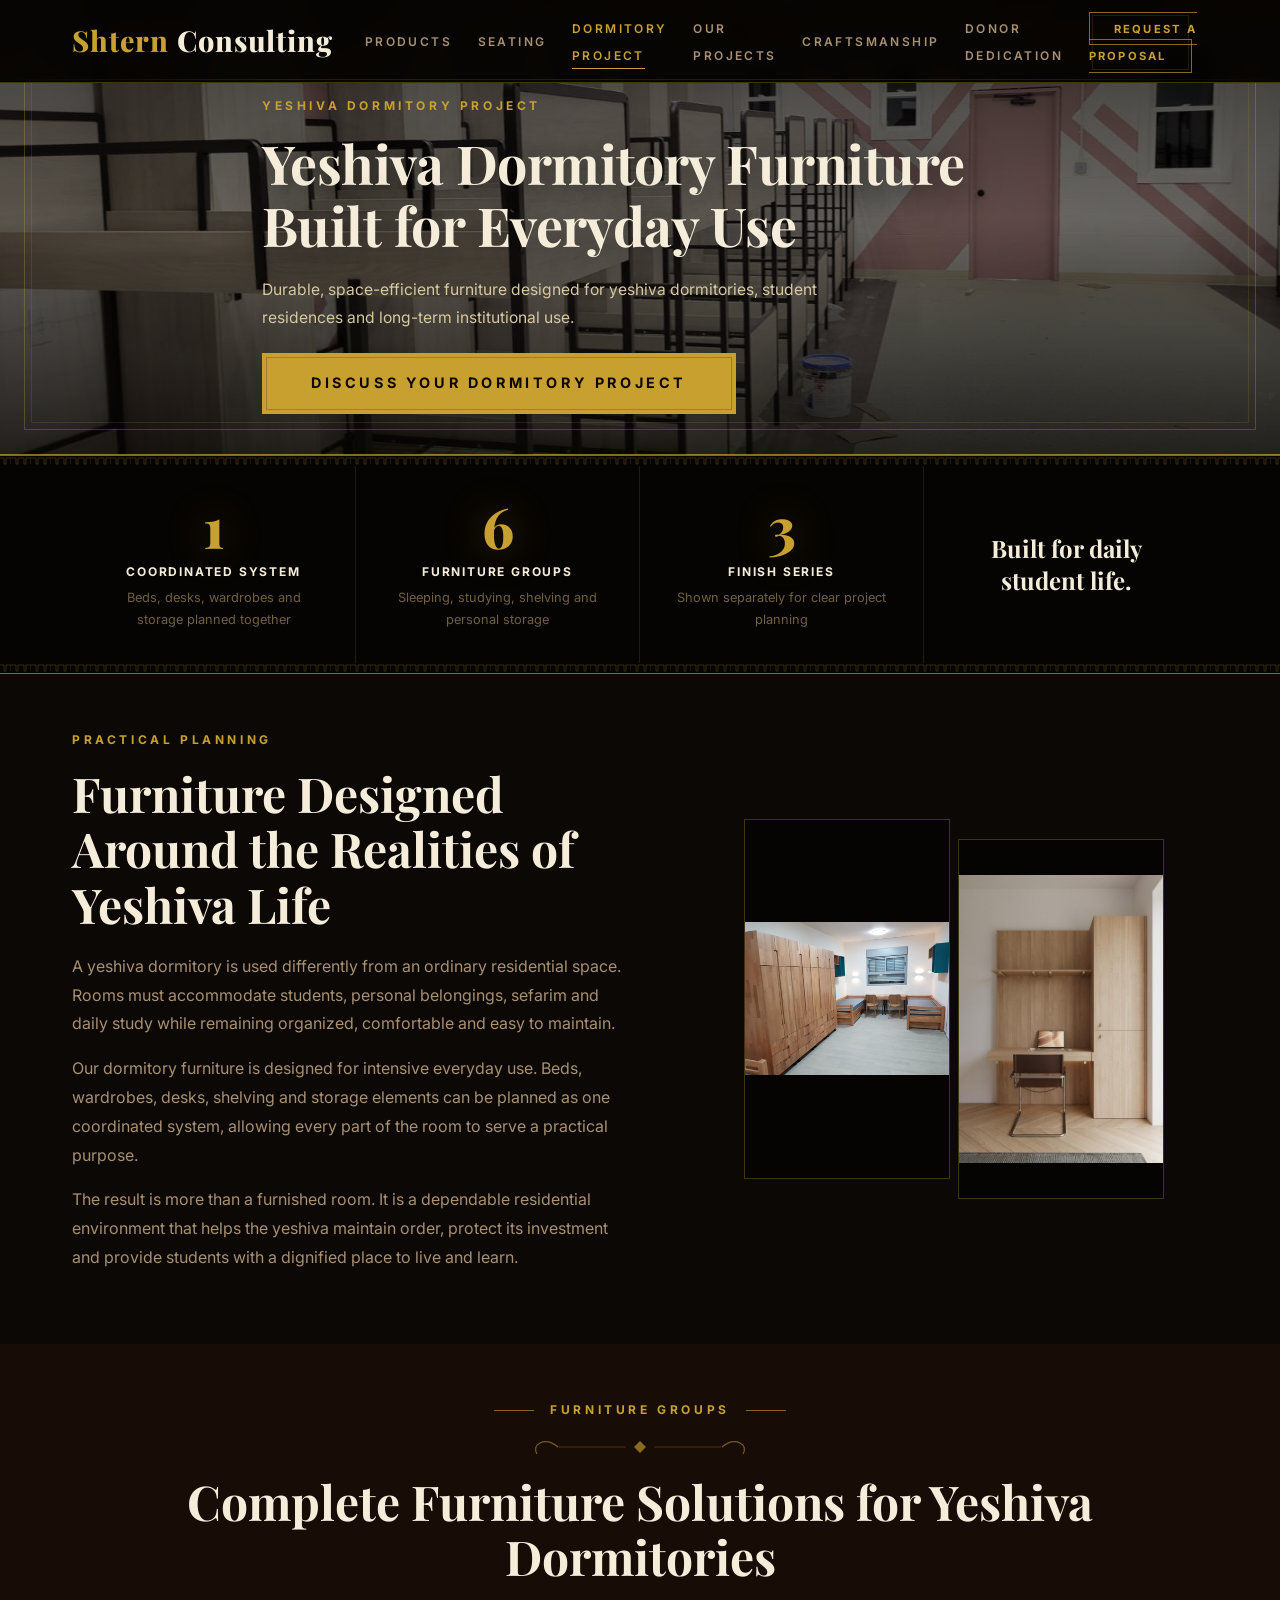
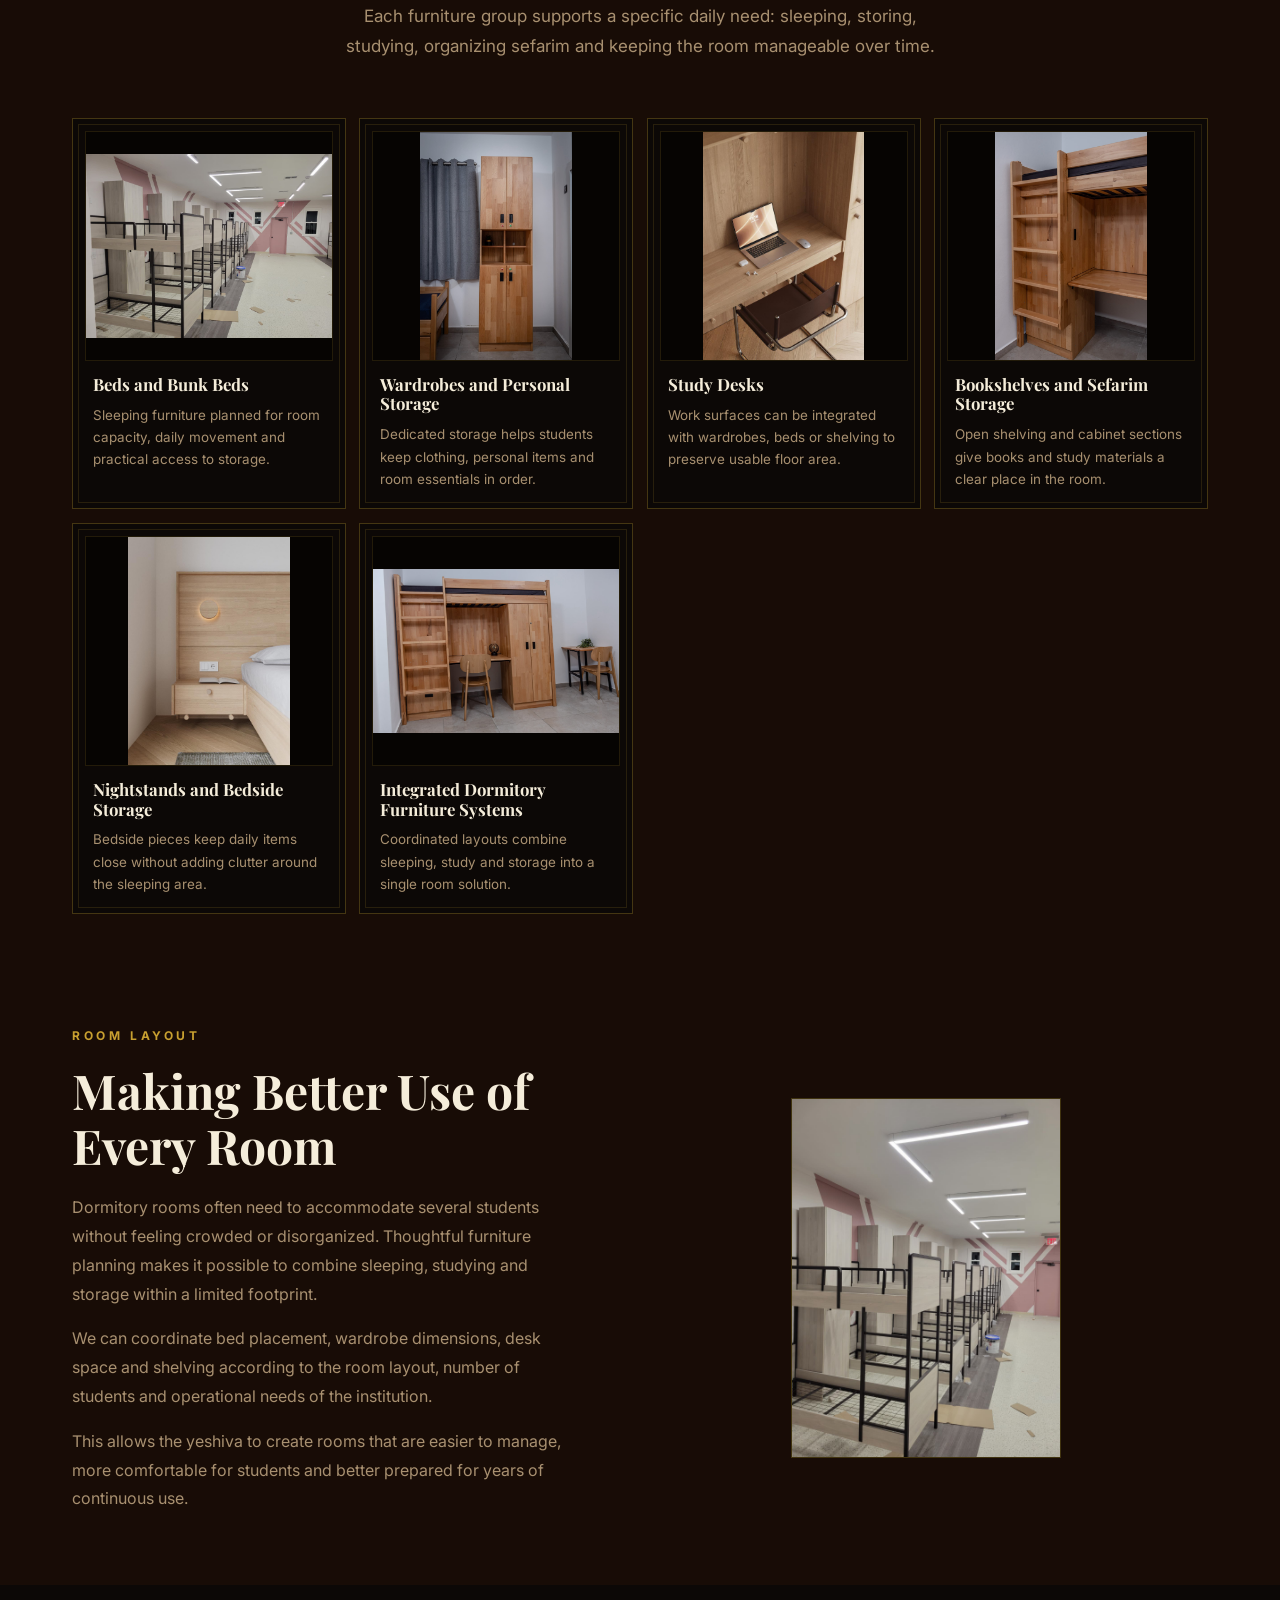
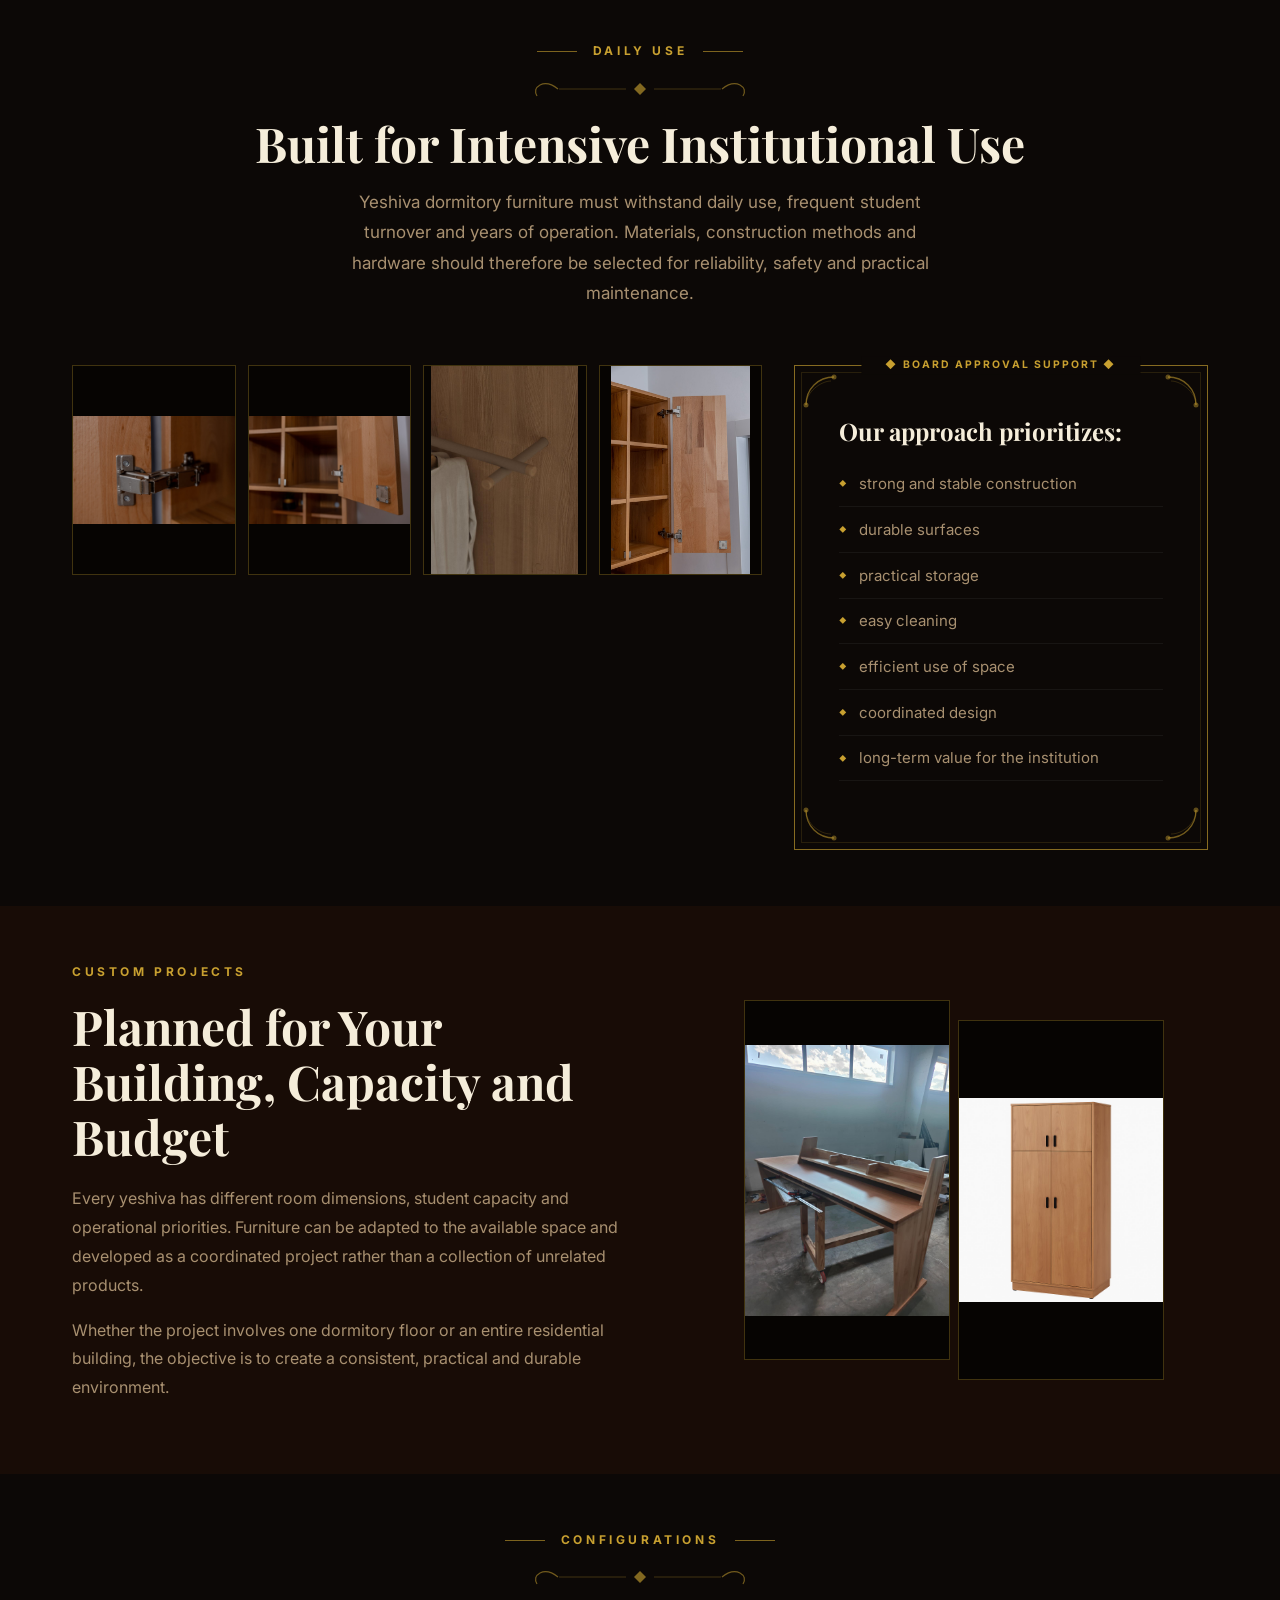
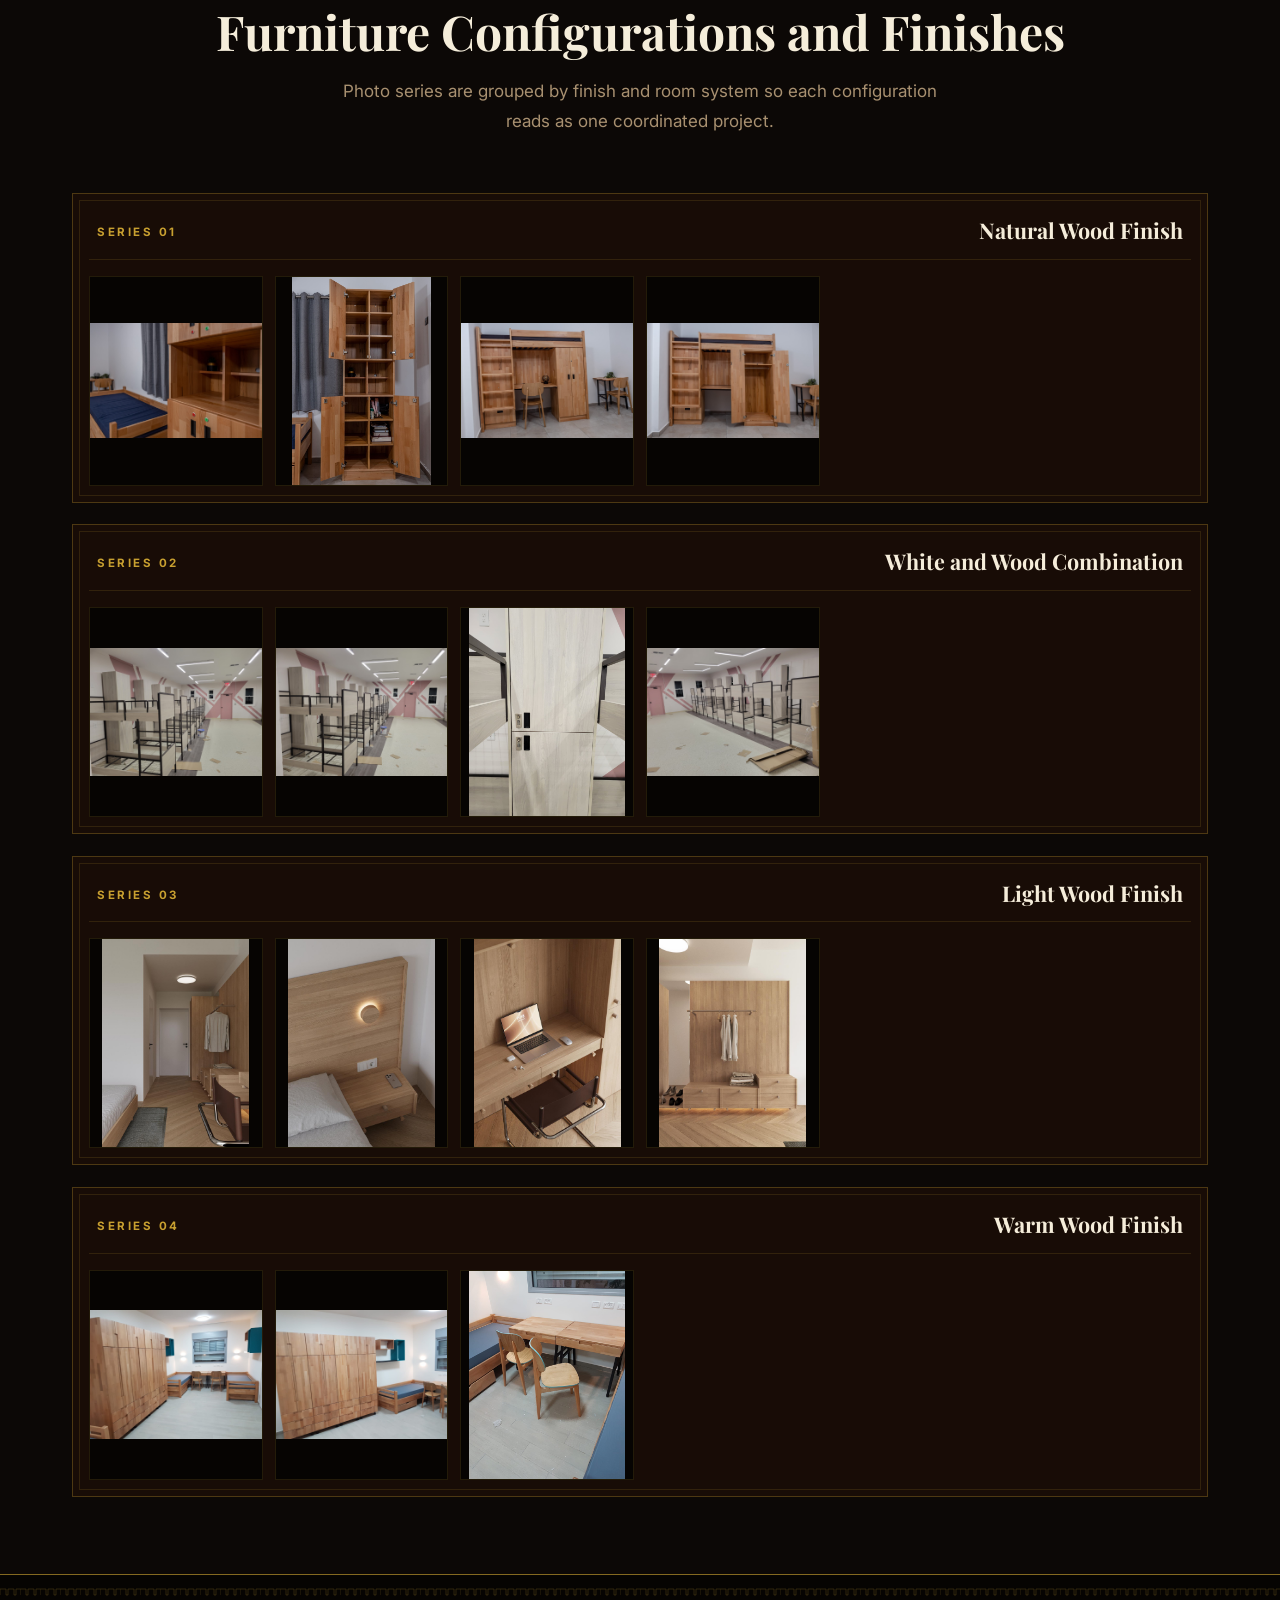
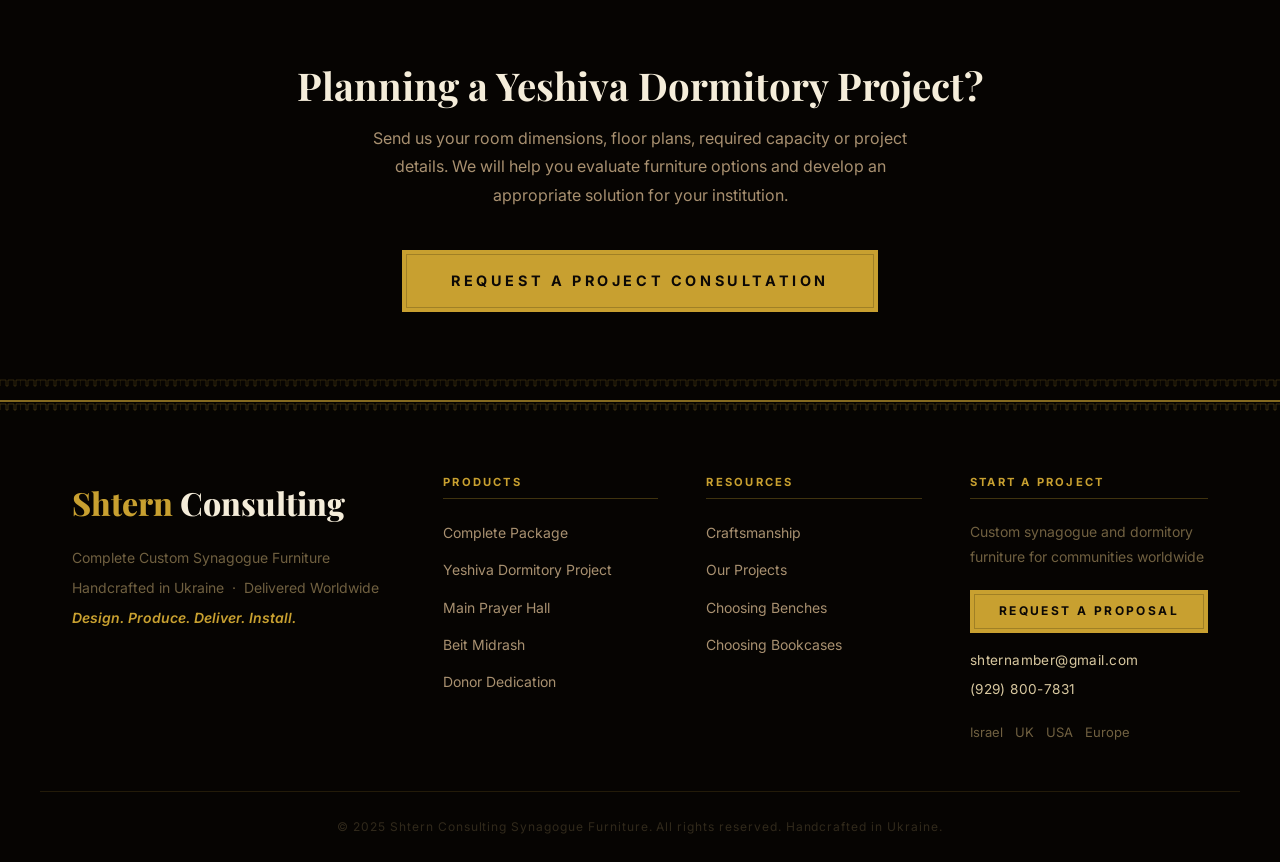
<file: yeshiva-dormitory-project/index.html>
<!DOCTYPE html>
<html lang="en">
<head>
  <meta charset="UTF-8">
  <meta name="viewport" content="width=device-width, initial-scale=1.0">
  <title>Yeshiva Dormitory Furniture | Durable Beds, Storage &amp; Study Furniture</title>
  <meta name="description" content="Durable, space-efficient furniture for yeshiva dormitories, including beds, bunk beds, wardrobes, desks, shelving and custom storage designed for intensive everyday use.">
  <link rel="preconnect" href="https://fonts.googleapis.com">
  <link rel="preconnect" href="https://fonts.gstatic.com" crossorigin>
  <link href="https://fonts.googleapis.com/css2?family=Playfair+Display:ital,wght@0,400;0,600;0,700;0,800;1,400;1,700&family=Inter:wght@300;400;500;600;700&display=swap" rel="stylesheet">
  <link rel="stylesheet" href="../assets/css/styles.css?v=dormitory-gallery-20260715">
</head>
<body class="dormitory-page">

  <nav class="nav" id="nav">
    <div class="container nav__inner">
      <a href="../index.html" class="nav__logo">
        <span class="nav__logo-ki">Shtern</span><span class="nav__logo-pro"> Consulting</span>
      </a>
      <button class="nav__toggle" id="navToggle" aria-label="Toggle menu">
        <span></span><span></span><span></span>
      </button>
      <ul class="nav__links" id="navLinks">
        <li><a href="../complete-package.html">Products</a></li>
        <li><a href="../seating.html">Seating</a></li>
        <li><a href="../yeshiva-dormitory-project/" class="nav__active">Dormitory Project</a></li>
        <li><a href="../projects.html">Our Projects</a></li>
        <li><a href="../production.html">Craftsmanship</a></li>
        <li><a href="../donor-dedication.html">Donor Dedication</a></li>
        <li><a href="../index.html#contact" class="nav__cta">Request a Proposal</a></li>
      </ul>
    </div>
  </nav>

  <section class="dorm-hero" style="background-image: linear-gradient(to bottom, rgba(6,4,2,.68) 0%, rgba(6,4,2,.44) 48%, rgba(6,4,2,.82) 100%), url('../assets/images/yeshiva-dormitory-project/two-tone-dormitory-bunk-beds-wide-room.jpg');">
    <div class="container dorm-hero__content">
      <span class="section__label">Yeshiva Dormitory Project</span>
      <h1>Yeshiva Dormitory Furniture Built for Everyday Use</h1>
      <p>Durable, space-efficient furniture designed for yeshiva dormitories, student residences and long-term institutional use.</p>
      <a href="../index.html#contact" class="btn btn--gold btn--lg">Discuss Your Dormitory Project</a>
    </div>
  </section>

  <section class="stats">
    <div class="container stats__grid">
      <div class="stats__item">
        <div class="stats__number">1</div>
        <div class="stats__label">Coordinated System</div>
        <div class="stats__desc">Beds, desks, wardrobes and storage planned together</div>
      </div>
      <div class="stats__item">
        <div class="stats__number">6</div>
        <div class="stats__label">Furniture Groups</div>
        <div class="stats__desc">Sleeping, studying, shelving and personal storage</div>
      </div>
      <div class="stats__item">
        <div class="stats__number">3</div>
        <div class="stats__label">Finish Series</div>
        <div class="stats__desc">Shown separately for clear project planning</div>
      </div>
      <div class="stats__item stats__item--tagline">
        <div class="stats__tagline">Built for daily<br>student life.</div>
      </div>
    </div>
  </section>

  <section class="section dorm-intro">
    <div class="container dorm-split">
      <div class="dorm-copy reveal">
        <span class="section__label">Practical Planning</span>
        <h2>Furniture Designed Around the Realities of Yeshiva Life</h2>
        <p>A yeshiva dormitory is used differently from an ordinary residential space. Rooms must accommodate students, personal belongings, sefarim and daily study while remaining organized, comfortable and easy to maintain.</p>
        <p>Our dormitory furniture is designed for intensive everyday use. Beds, wardrobes, desks, shelving and storage elements can be planned as one coordinated system, allowing every part of the room to serve a practical purpose.</p>
        <p>The result is more than a furnished room. It is a dependable residential environment that helps the yeshiva maintain order, protect its investment and provide students with a dignified place to live and learn.</p>
      </div>
      <div class="dorm-photo-pair reveal reveal-delay-2">
        <img src="../assets/images/yeshiva-dormitory-project/warm-wood-complete-dormitory-room.jpg" alt="Coordinated beds, desks and cabinets for a yeshiva student room" loading="lazy">
        <img src="../assets/images/yeshiva-dormitory-project/light-wood-desk-wardrobe-room-view.jpg" alt="Light wood study desk and wardrobe in a compact dormitory room" loading="lazy">
      </div>
    </div>
  </section>

  <section class="section dorm-products">
    <div class="container">
      <div class="section__header reveal">
        <span class="section__label">Furniture Groups</span>
        <h2 class="section__title">Complete Furniture Solutions for Yeshiva Dormitories</h2>
        <p class="section__desc">Each furniture group supports a specific daily need: sleeping, storing, studying, organizing sefarim and keeping the room manageable over time.</p>
      </div>
      <div class="dorm-product-grid">
        <article class="dorm-product-card reveal">
          <img src="../assets/images/yeshiva-dormitory-project/two-tone-bunk-beds-room-view.jpg" alt="Two-tone bunk beds arranged for a yeshiva dormitory room" loading="lazy">
          <h3>Beds and Bunk Beds</h3>
          <p>Sleeping furniture planned for room capacity, daily movement and practical access to storage.</p>
        </article>
        <article class="dorm-product-card reveal reveal-delay-1">
          <img src="../assets/images/yeshiva-dormitory-project/natural-wood-tall-wardrobe.jpg" alt="Tall natural wood wardrobe for student personal storage" loading="lazy">
          <h3>Wardrobes and Personal Storage</h3>
          <p>Dedicated storage helps students keep clothing, personal items and room essentials in order.</p>
        </article>
        <article class="dorm-product-card reveal reveal-delay-2">
          <img src="../assets/images/yeshiva-dormitory-project/light-wood-study-desk-and-wardrobe.jpg" alt="Compact light wood study desk beside a student wardrobe" loading="lazy">
          <h3>Study Desks</h3>
          <p>Work surfaces can be integrated with wardrobes, beds or shelving to preserve usable floor area.</p>
        </article>
        <article class="dorm-product-card reveal">
          <img src="../assets/images/yeshiva-dormitory-project/loft-bed-study-shelving-natural-wood.jpg" alt="Natural wood shelving and study desk below a loft bed" loading="lazy">
          <h3>Bookshelves and Sefarim Storage</h3>
          <p>Open shelving and cabinet sections give books and study materials a clear place in the room.</p>
        </article>
        <article class="dorm-product-card reveal reveal-delay-1">
          <img src="../assets/images/yeshiva-dormitory-project/light-wood-bedside-panel-nightstand.jpg" alt="Light wood bedside panel with integrated nightstand storage" loading="lazy">
          <h3>Nightstands and Bedside Storage</h3>
          <p>Bedside pieces keep daily items close without adding clutter around the sleeping area.</p>
        </article>
        <article class="dorm-product-card reveal reveal-delay-2">
          <img src="../assets/images/yeshiva-dormitory-project/integrated-loft-bed-desk-wardrobe-natural-wood.jpg" alt="Integrated loft bed, desk, shelving and wardrobe system in natural wood" loading="lazy">
          <h3>Integrated Dormitory Furniture Systems</h3>
          <p>Coordinated layouts combine sleeping, study and storage into a single room solution.</p>
        </article>
      </div>
    </div>
  </section>

  <section class="section dorm-planning">
    <div class="container dorm-split dorm-split--reverse">
      <div class="dorm-copy reveal">
        <span class="section__label">Room Layout</span>
        <h2>Making Better Use of Every Room</h2>
        <p>Dormitory rooms often need to accommodate several students without feeling crowded or disorganized. Thoughtful furniture planning makes it possible to combine sleeping, studying and storage within a limited footprint.</p>
        <p>We can coordinate bed placement, wardrobe dimensions, desk space and shelving according to the room layout, number of students and operational needs of the institution.</p>
        <p>This allows the yeshiva to create rooms that are easier to manage, more comfortable for students and better prepared for years of continuous use.</p>
      </div>
      <div class="dorm-feature-image reveal reveal-delay-2">
        <img src="../assets/images/yeshiva-dormitory-project/two-tone-dormitory-bunk-bed-row.jpg" alt="Rows of two-tone bunk beds for a yeshiva dormitory layout" loading="lazy">
      </div>
    </div>
  </section>

  <section class="section dorm-durability">
    <div class="container">
      <div class="section__header reveal">
        <span class="section__label">Daily Use</span>
        <h2 class="section__title">Built for Intensive Institutional Use</h2>
        <p class="section__desc">Yeshiva dormitory furniture must withstand daily use, frequent student turnover and years of operation. Materials, construction methods and hardware should therefore be selected for reliability, safety and practical maintenance.</p>
      </div>
      <div class="dorm-durability-grid">
        <div class="dorm-detail-gallery reveal">
          <img src="../assets/images/yeshiva-dormitory-project/cabinet-hinge-detail-natural-wood.jpg" alt="Close-up of cabinet hinge hardware on natural wood dormitory furniture" loading="lazy">
          <img src="../assets/images/yeshiva-dormitory-project/cabinet-door-hardware-natural-wood.jpg" alt="Cabinet door and hardware detail on natural wood dormitory storage" loading="lazy">
          <img src="../assets/images/yeshiva-dormitory-project/light-wood-wardrobe-clothes-rail-detail.jpg" alt="Light wood wardrobe clothes rail detail for student storage" loading="lazy">
          <img src="../assets/images/yeshiva-dormitory-project/open-cabinet-hardware-natural-wood.jpg" alt="Open cabinet storage with visible hardware for dormitory furniture" loading="lazy">
        </div>
        <div class="production__board dorm-priorities reveal reveal-delay-2">
          <h3>Our approach prioritizes:</h3>
          <ul class="production__board-list">
            <li>strong and stable construction</li>
            <li>durable surfaces</li>
            <li>practical storage</li>
            <li>easy cleaning</li>
            <li>efficient use of space</li>
            <li>coordinated design</li>
            <li>long-term value for the institution</li>
          </ul>
        </div>
      </div>
    </div>
  </section>

  <section class="section dorm-custom">
    <div class="container dorm-split">
      <div class="dorm-copy reveal">
        <span class="section__label">Custom Projects</span>
        <h2>Planned for Your Building, Capacity and Budget</h2>
        <p>Every yeshiva has different room dimensions, student capacity and operational priorities. Furniture can be adapted to the available space and developed as a coordinated project rather than a collection of unrelated products.</p>
        <p>Whether the project involves one dormitory floor or an entire residential building, the objective is to create a consistent, practical and durable environment.</p>
      </div>
      <div class="dorm-photo-pair reveal reveal-delay-2">
        <img src="../assets/images/yeshiva-dormitory-project/wood-study-desk-shtender-workshop.jpg" alt="Wood study desk suitable for yeshiva dormitory and study use" loading="lazy">
        <img src="../assets/images/yeshiva-dormitory-project/four-door-student-wardrobe-natural-wood.jpg" alt="Four-door natural wood wardrobe for dormitory student storage" loading="lazy">
      </div>
    </div>
  </section>

  <section class="section dorm-finishes">
    <div class="container">
      <div class="section__header reveal">
        <span class="section__label">Configurations</span>
        <h2 class="section__title">Furniture Configurations and Finishes</h2>
        <p class="section__desc">Photo series are grouped by finish and room system so each configuration reads as one coordinated project.</p>
      </div>

      <article class="finish-series reveal">
        <div class="finish-series__heading">
          <span>Series 01</span>
          <h3>Natural Wood Finish</h3>
        </div>
        <div class="finish-series__grid">
          <img src="../assets/images/yeshiva-dormitory-project/natural-wood-student-room-bed-storage.jpg" alt="Natural wood bed and storage for a yeshiva student room" loading="lazy">
          <img src="../assets/images/yeshiva-dormitory-project/natural-wood-wardrobe-open-shelving.jpg" alt="Natural wood wardrobe with open shelving for dormitory storage" loading="lazy">
          <img src="../assets/images/yeshiva-dormitory-project/integrated-loft-bed-desk-wardrobe-natural-wood.jpg" alt="Integrated natural wood loft bed, desk and wardrobe for a dormitory" loading="lazy">
          <img src="../assets/images/yeshiva-dormitory-project/loft-bed-desk-wardrobe-natural-wood-room.jpg" alt="Natural wood loft bed, desk and wardrobe system in a student room" loading="lazy">
        </div>
      </article>

      <article class="finish-series reveal">
        <div class="finish-series__heading">
          <span>Series 02</span>
          <h3>White and Wood Combination</h3>
        </div>
        <div class="finish-series__grid">
          <img src="../assets/images/yeshiva-dormitory-project/two-tone-dormitory-bunk-beds-wide-room.jpg" alt="Wide yeshiva dormitory room with two-tone bunk beds" loading="lazy">
          <img src="../assets/images/yeshiva-dormitory-project/two-tone-bunk-beds-room-view.jpg" alt="Two-tone bunk beds arranged along a dormitory room" loading="lazy">
          <img src="../assets/images/yeshiva-dormitory-project/white-wood-wardrobe-bunk-detail.jpg" alt="White and wood wardrobe detail beside a bunk bed" loading="lazy">
          <img src="../assets/images/yeshiva-dormitory-project/two-tone-bunk-wardrobe-room.jpg" alt="Two-tone bunk bed and wardrobe configuration for student housing" loading="lazy">
        </div>
      </article>

      <article class="finish-series reveal">
        <div class="finish-series__heading">
          <span>Series 03</span>
          <h3>Light Wood Finish</h3>
        </div>
        <div class="finish-series__grid">
          <img src="../assets/images/yeshiva-dormitory-project/light-wood-room-hallway-desk-storage.jpg" alt="Light wood dormitory room with desk and storage along the hallway wall" loading="lazy">
          <img src="../assets/images/yeshiva-dormitory-project/light-wood-bed-headboard-nightstand.jpg" alt="Light wood bed headboard and nightstand for a student room" loading="lazy">
          <img src="../assets/images/yeshiva-dormitory-project/light-wood-study-desk-and-wardrobe.jpg" alt="Light wood study desk and wardrobe for a yeshiva dormitory" loading="lazy">
          <img src="../assets/images/yeshiva-dormitory-project/light-wood-wall-storage-bench.jpg" alt="Light wood wall storage and bench for dormitory organization" loading="lazy">
        </div>
      </article>

      <article class="finish-series reveal">
        <div class="finish-series__heading">
          <span>Series 04</span>
          <h3>Warm Wood Finish</h3>
        </div>
        <div class="finish-series__grid">
          <img src="../assets/images/yeshiva-dormitory-project/warm-wood-complete-dormitory-room.jpg" alt="Warm wood complete dormitory room with wardrobes, bed and desks" loading="lazy">
          <img src="../assets/images/yeshiva-dormitory-project/warm-wood-dormitory-room-wardrobes-bed-desks.jpg" alt="Warm wood dormitory wardrobes with bed and study desks" loading="lazy">
          <img src="../assets/images/yeshiva-dormitory-project/warm-wood-study-table-dormitory-room.jpg" alt="Warm wood study table for a yeshiva dormitory room" loading="lazy">
        </div>
      </article>
    </div>
  </section>

  <section class="cta-band">
    <div class="container">
      <h2>Planning a Yeshiva Dormitory Project?</h2>
      <p>Send us your room dimensions, floor plans, required capacity or project details. We will help you evaluate furniture options and develop an appropriate solution for your institution.</p>
      <a href="../index.html#contact" class="btn btn--gold btn--lg">Request a Project Consultation</a>
    </div>
  </section>

  <footer class="footer">
    <div class="footer__meander"></div>
    <div class="container footer__inner">
      <div class="footer__brand">
        <div class="footer__logo"><span class="nav__logo-ki">Shtern</span><span class="nav__logo-pro"> Consulting</span></div>
        <p>Complete Custom Synagogue Furniture</p>
        <p>Handcrafted in Ukraine &nbsp;&middot;&nbsp; Delivered Worldwide</p>
        <p class="footer__tagline">Design. Produce. Deliver. Install.</p>
      </div>
      <div class="footer__links">
        <h4>Products</h4>
        <ul>
          <li><a href="../complete-package.html">Complete Package</a></li>
          <li><a href="../yeshiva-dormitory-project/">Yeshiva Dormitory Project</a></li>
          <li><a href="../complete-package.html#prayer-hall">Main Prayer Hall</a></li>
          <li><a href="../complete-package.html#beit-midrash">Beit Midrash</a></li>
          <li><a href="../donor-dedication.html">Donor Dedication</a></li>
        </ul>
      </div>
      <div class="footer__links">
        <h4>Resources</h4>
        <ul>
          <li><a href="../production.html">Craftsmanship</a></li>
          <li><a href="../projects.html">Our Projects</a></li>
          <li><a href="../guide-benches.html">Choosing Benches</a></li>
          <li><a href="../guide-bookcases.html">Choosing Bookcases</a></li>
        </ul>
      </div>
      <div class="footer__contact">
        <h4>Start a Project</h4>
        <p>Custom synagogue and dormitory furniture for communities worldwide</p>
        <a href="../index.html#contact" class="btn btn--gold btn--sm">Request a Proposal</a>
        <div class="footer__contact-info">
          <a href="mailto:shternamber@gmail.com">shternamber@gmail.com</a>
          <a href="tel:+19298007831">(929) 800-7831</a>
        </div>
        <div class="footer__regions">
          <span>Israel</span><span>UK</span><span>USA</span><span>Europe</span>
        </div>
      </div>
    </div>
    <div class="footer__bottom">
      <div class="container">
        <p>&copy; 2025 Shtern Consulting Synagogue Furniture. All rights reserved. Handcrafted in Ukraine.</p>
      </div>
    </div>
  </footer>

  <script src="../assets/js/main.js"></script>
</body>
</html>
</file>
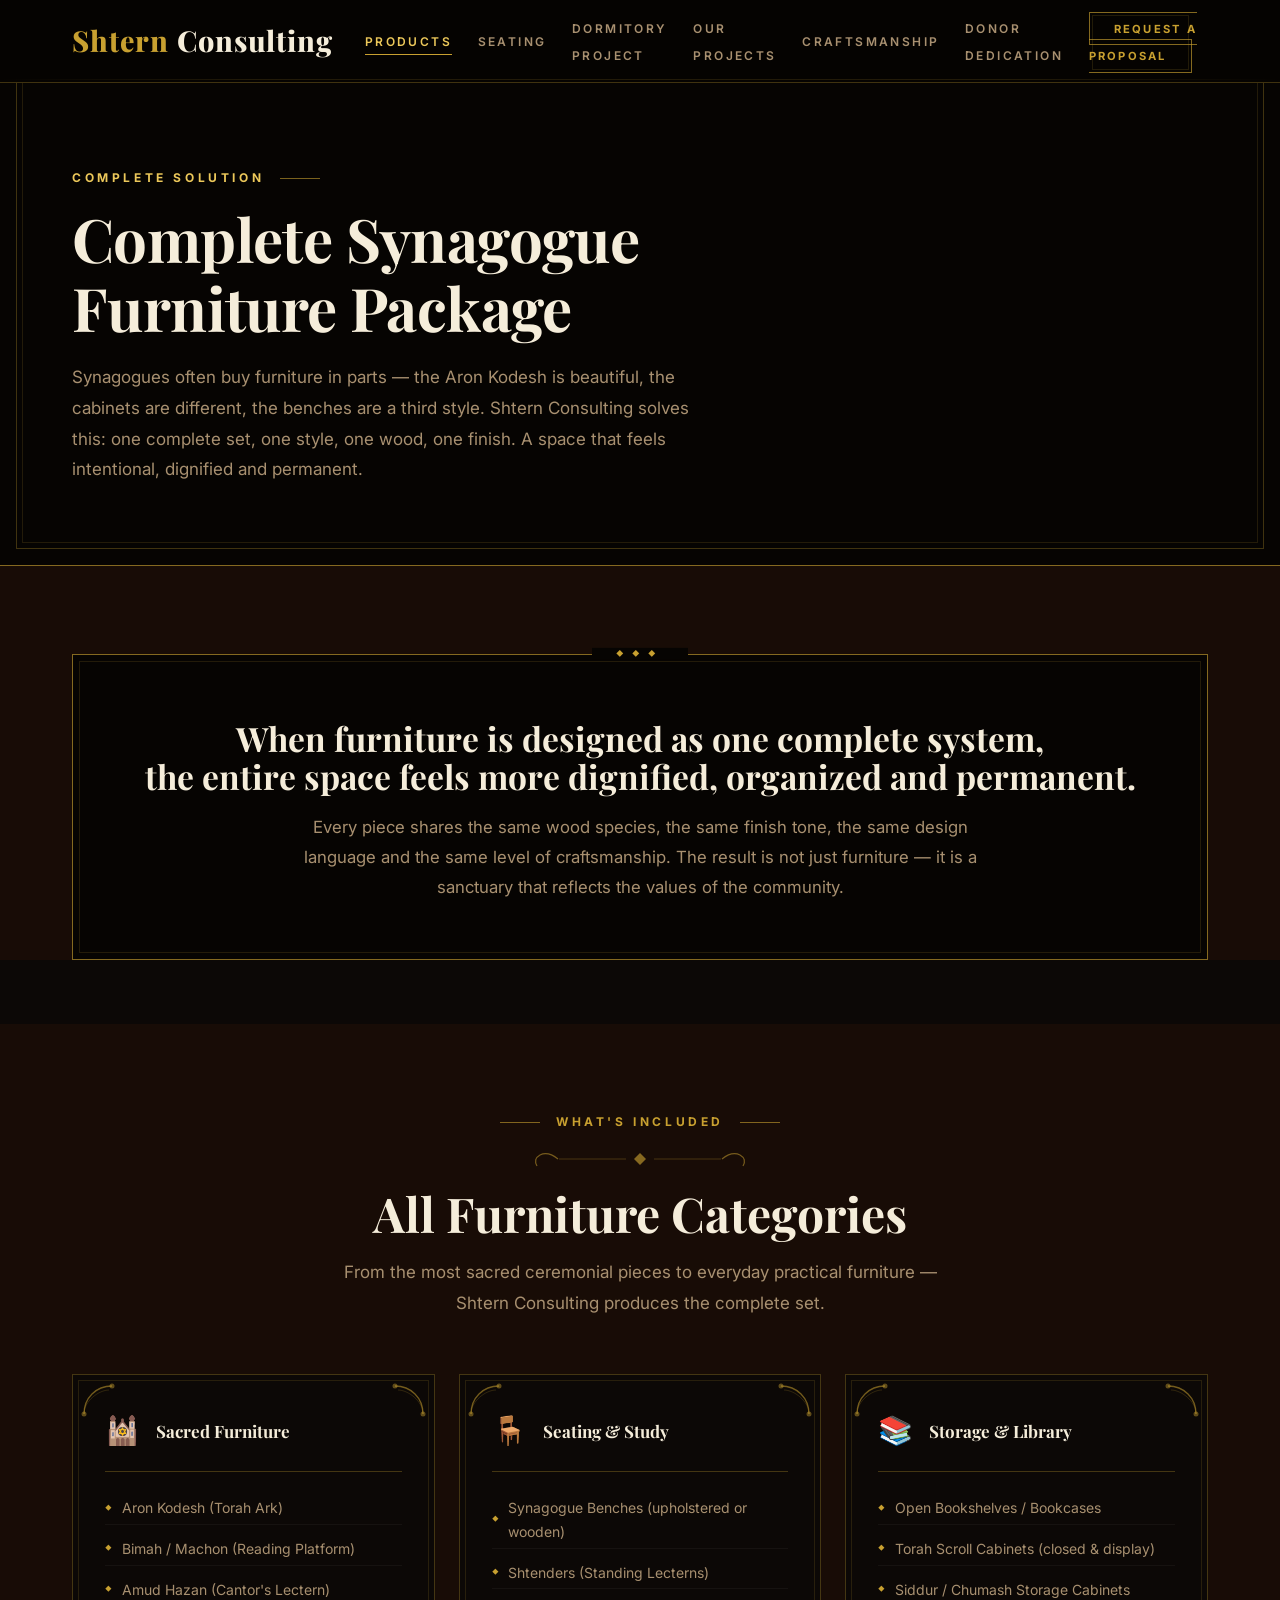
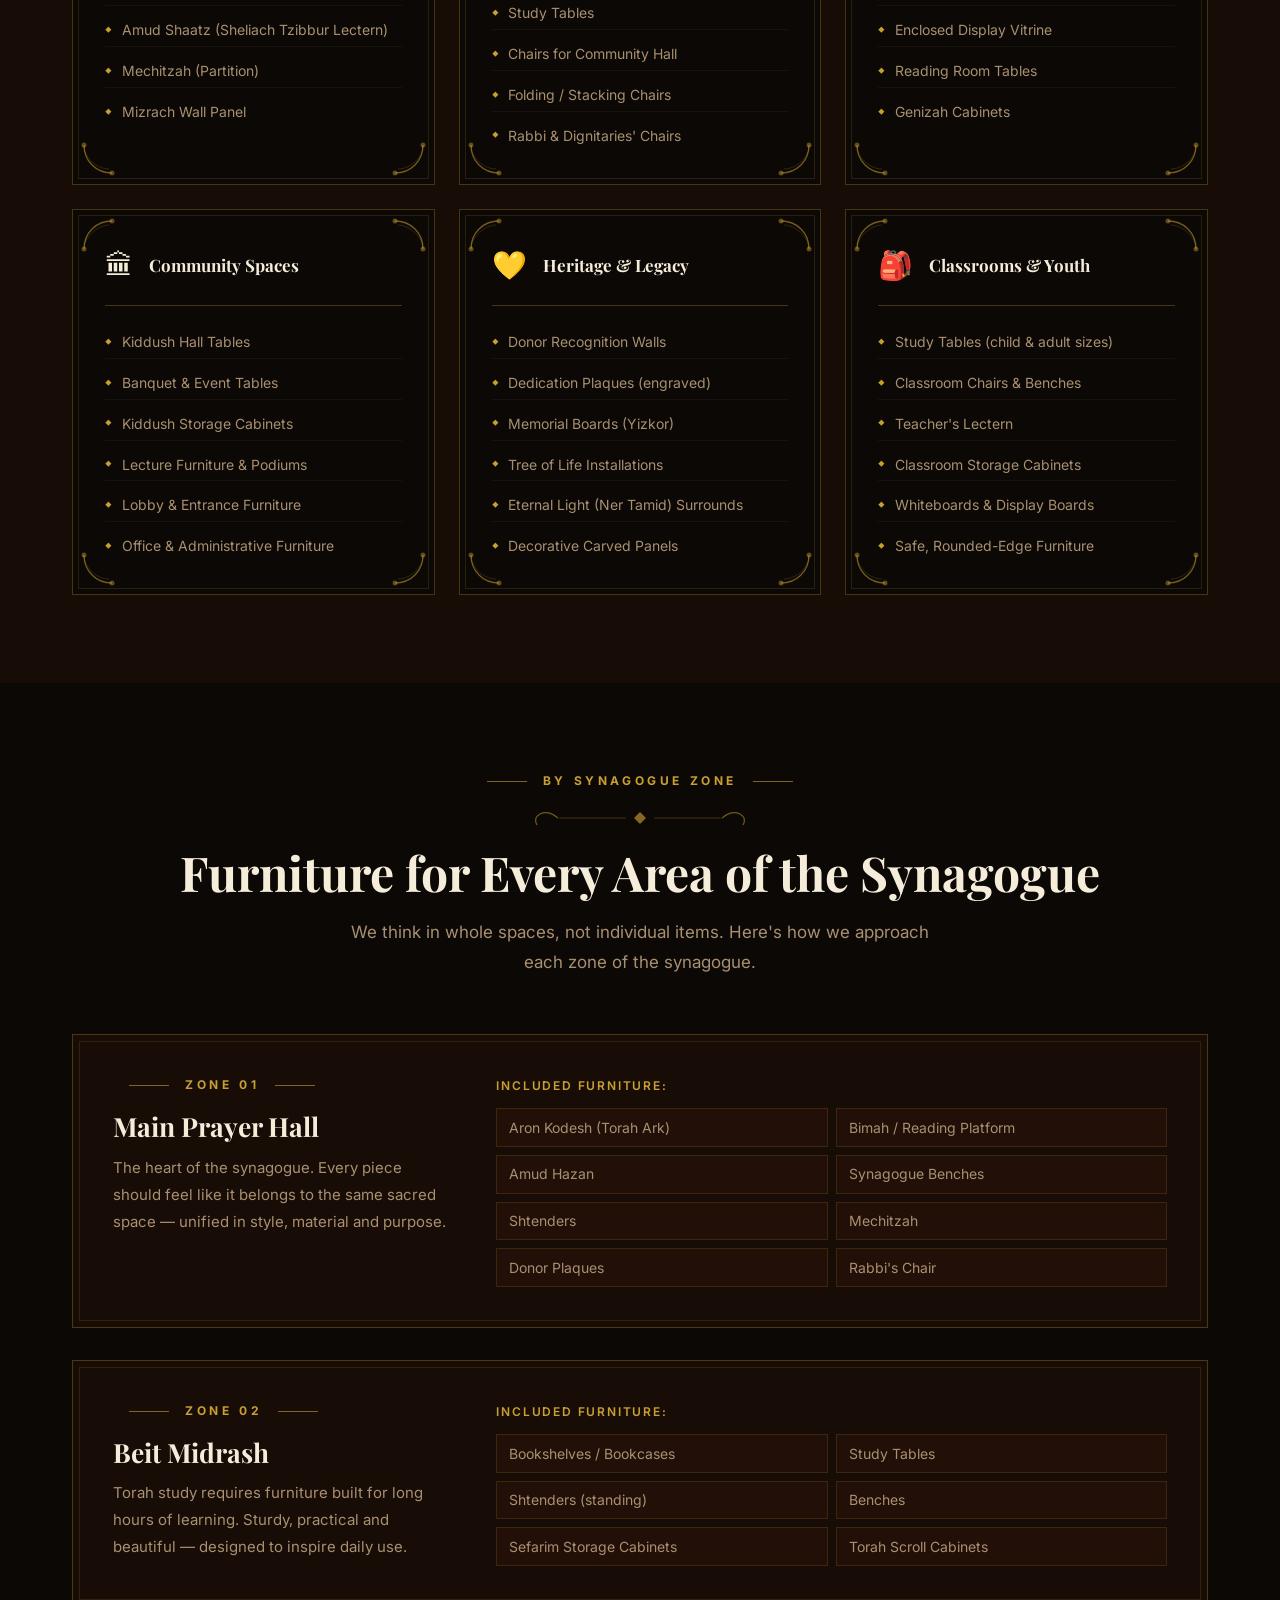
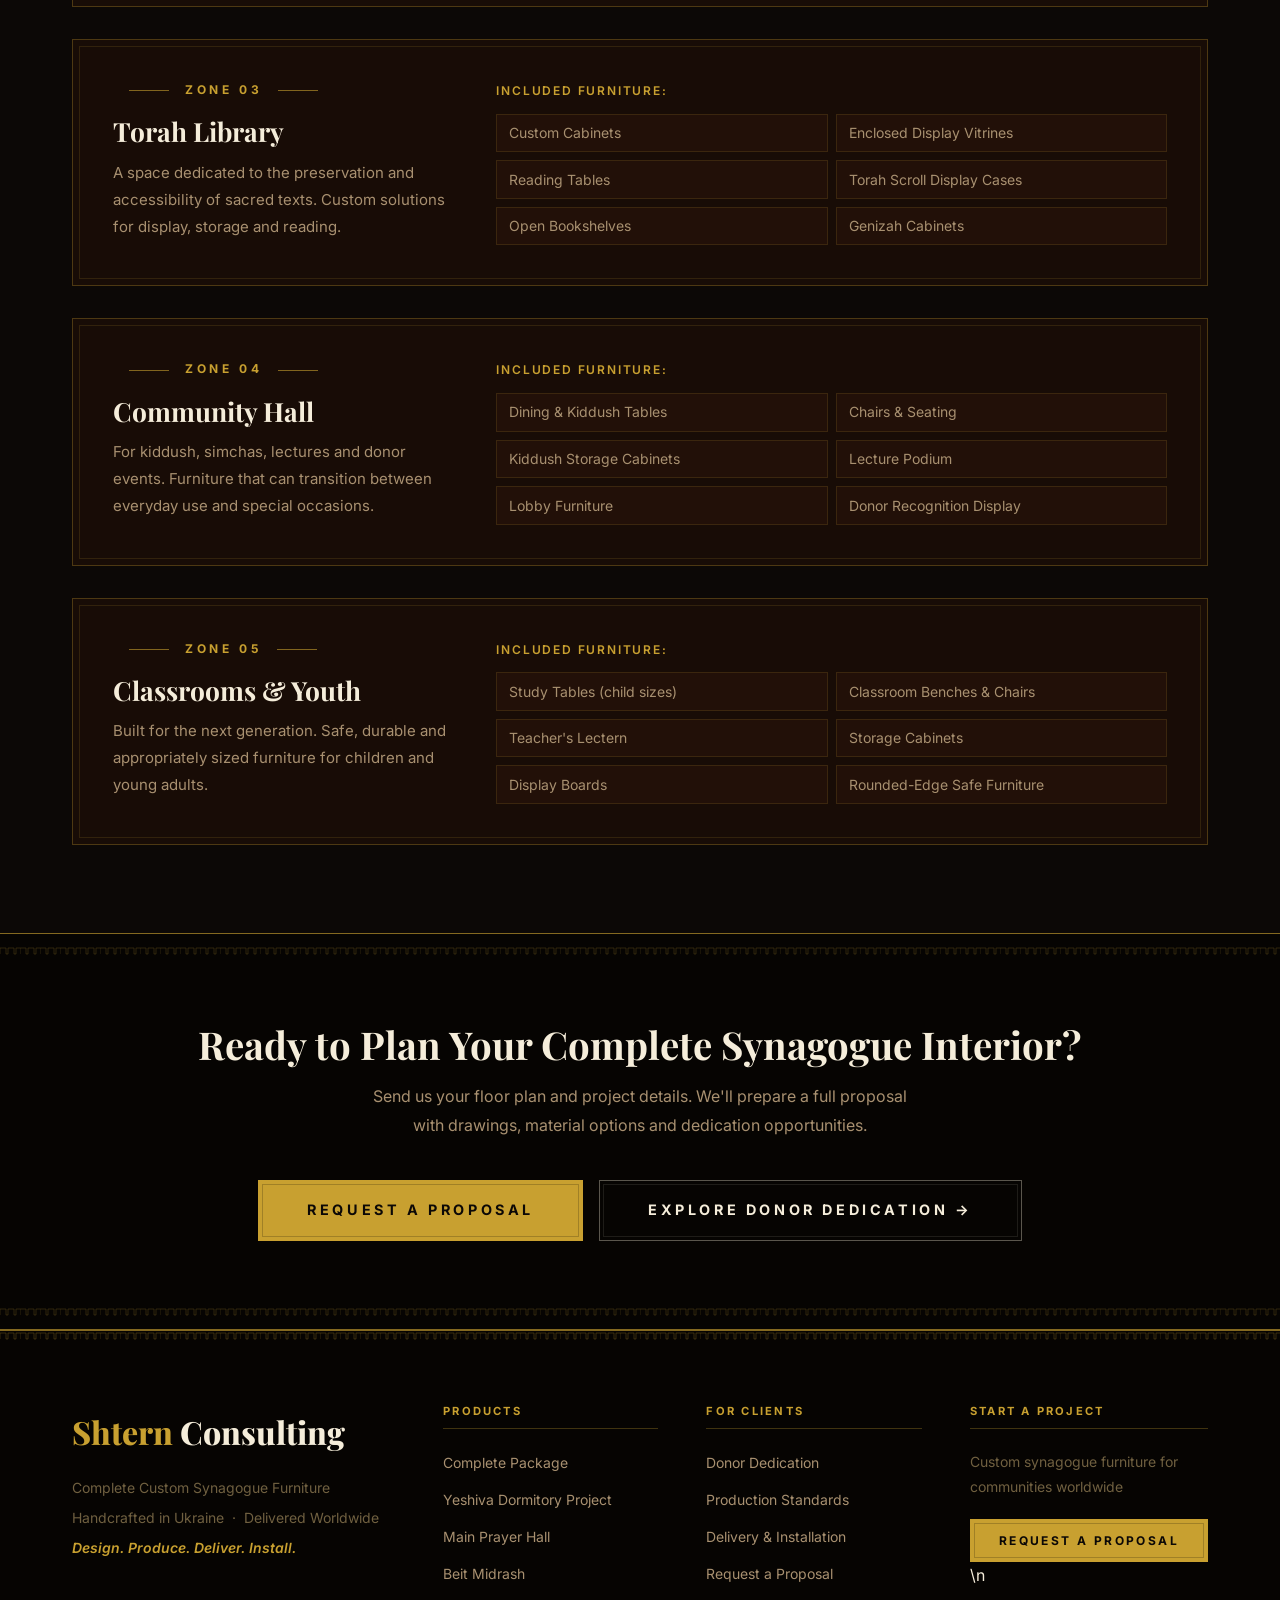
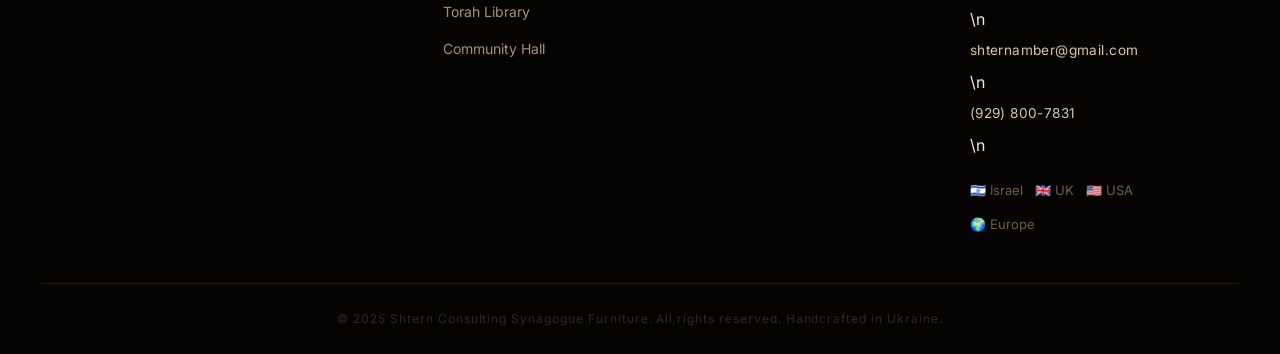
<file: complete-package.html>
<!DOCTYPE html>
<html lang="en">
<head>
  <meta charset="UTF-8">
  <meta name="viewport" content="width=device-width, initial-scale=1.0">
  <title>Complete Synagogue Furniture Package | Shtern Consulting</title>
  <meta name="description" content="Complete Custom Synagogue Furniture Package — one style, one wood, one finish. Aron Kodesh, Bimah, Benches, Bookcases, Donor Furniture and more, handcrafted in Ukraine.">
  <link rel="preconnect" href="https://fonts.googleapis.com">
  <link rel="preconnect" href="https://fonts.gstatic.com" crossorigin>
  <link href="https://fonts.googleapis.com/css2?family=Playfair+Display:ital,wght@0,400;0,600;0,700;0,800;1,400;1,700&family=Inter:wght@300;400;500;600;700&display=swap" rel="stylesheet">
  <link rel="stylesheet" href="assets/css/styles.css">
</head>
<body>

  <!-- ===== NAVIGATION ===== -->
  <nav class="nav" id="nav">
    <div class="container nav__inner">
      <a href="index.html" class="nav__logo">
        <span class="nav__logo-ki">Shtern</span><span class="nav__logo-pro"> Consulting</span>
      </a>
      <button class="nav__toggle" id="navToggle" aria-label="Toggle menu">
        <span></span><span></span><span></span>
      </button>
      <ul class="nav__links" id="navLinks">
        <li><a href="complete-package.html">Products</a></li>
        <li><a href="seating.html">Seating</a></li>
        <li><a href="yeshiva-dormitory-project/">Dormitory Project</a></li>
        <li><a href="projects.html">Our Projects</a></li>
        <li><a href="production.html">Craftsmanship</a></li>
        <li><a href="donor-dedication.html">Donor Dedication</a></li>
        <li><a href="index.html#contact" class="nav__cta">Request a Proposal</a></li>
      </ul>
    </div>
  </nav>

  <!-- ===== PAGE HERO ===== -->
  <section class="page-hero">
    <div class="container">
      <span class="section__label">Complete Solution</span>
      <h1>Complete Synagogue<br>Furniture Package</h1>
      <p>Synagogues often buy furniture in parts — the Aron Kodesh is beautiful, the cabinets are different, the benches are a third style. Shtern Consulting solves this: one complete set, one style, one wood, one finish. A space that feels intentional, dignified and permanent.</p>
    </div>
  </section>

  <!-- ===== ARGUMENT BOX ===== -->
  <section class="section" style="background: var(--deep); padding-bottom: 0;">
    <div class="container">
      <div class="argument-box reveal">
        <h2>When furniture is designed as one complete system,<br>the entire space feels more dignified, organized and permanent.</h2>
        <p>Every piece shares the same wood species, the same finish tone, the same design language and the same level of craftsmanship. The result is not just furniture — it is a sanctuary that reflects the values of the community.</p>
      </div>
    </div>
  </section>

  <!-- ===== FURNITURE CATEGORIES ===== -->
  <section class="section" style="background: var(--deep);" id="categories">
    <div class="container">
      <div class="section__header reveal">
        <span class="section__label">What's Included</span>
        <h2 class="section__title">All Furniture Categories</h2>
        <p class="section__desc">From the most sacred ceremonial pieces to everyday practical furniture — Shtern Consulting produces the complete set.</p>
      </div>
      <div class="categories__grid">

        <div class="category-card reveal">
          <div class="category-card__header">
            <span class="category-card__icon">🕍</span>
            <h3 class="category-card__title">Sacred Furniture</h3>
          </div>
          <ul>
            <li>Aron Kodesh (Torah Ark)</li>
            <li>Bimah / Machon (Reading Platform)</li>
            <li>Amud Hazan (Cantor's Lectern)</li>
            <li>Amud Shaatz (Sheliach Tzibbur Lectern)</li>
            <li>Mechitzah (Partition)</li>
            <li>Mizrach Wall Panel</li>
          </ul>
        </div>

        <div class="category-card reveal reveal-delay-1">
          <div class="category-card__header">
            <span class="category-card__icon">🪑</span>
            <h3 class="category-card__title">Seating &amp; Study</h3>
          </div>
          <ul>
            <li>Synagogue Benches (upholstered or wooden)</li>
            <li>Shtenders (Standing Lecterns)</li>
            <li>Study Tables</li>
            <li>Chairs for Community Hall</li>
            <li>Folding / Stacking Chairs</li>
            <li>Rabbi &amp; Dignitaries' Chairs</li>
          </ul>
        </div>

        <div class="category-card reveal reveal-delay-2">
          <div class="category-card__header">
            <span class="category-card__icon">📚</span>
            <h3 class="category-card__title">Storage &amp; Library</h3>
          </div>
          <ul>
            <li>Open Bookshelves / Bookcases</li>
            <li>Torah Scroll Cabinets (closed &amp; display)</li>
            <li>Siddur / Chumash Storage Cabinets</li>
            <li>Enclosed Display Vitrine</li>
            <li>Reading Room Tables</li>
            <li>Genizah Cabinets</li>
          </ul>
        </div>

        <div class="category-card reveal">
          <div class="category-card__header">
            <span class="category-card__icon">🏛</span>
            <h3 class="category-card__title">Community Spaces</h3>
          </div>
          <ul>
            <li>Kiddush Hall Tables</li>
            <li>Banquet &amp; Event Tables</li>
            <li>Kiddush Storage Cabinets</li>
            <li>Lecture Furniture &amp; Podiums</li>
            <li>Lobby &amp; Entrance Furniture</li>
            <li>Office &amp; Administrative Furniture</li>
          </ul>
        </div>

        <div class="category-card reveal reveal-delay-1">
          <div class="category-card__header">
            <span class="category-card__icon">💛</span>
            <h3 class="category-card__title">Heritage &amp; Legacy</h3>
          </div>
          <ul>
            <li>Donor Recognition Walls</li>
            <li>Dedication Plaques (engraved)</li>
            <li>Memorial Boards (Yizkor)</li>
            <li>Tree of Life Installations</li>
            <li>Eternal Light (Ner Tamid) Surrounds</li>
            <li>Decorative Carved Panels</li>
          </ul>
        </div>

        <div class="category-card reveal reveal-delay-2">
          <div class="category-card__header">
            <span class="category-card__icon">🎒</span>
            <h3 class="category-card__title">Classrooms &amp; Youth</h3>
          </div>
          <ul>
            <li>Study Tables (child &amp; adult sizes)</li>
            <li>Classroom Chairs &amp; Benches</li>
            <li>Teacher's Lectern</li>
            <li>Classroom Storage Cabinets</li>
            <li>Whiteboards &amp; Display Boards</li>
            <li>Safe, Rounded-Edge Furniture</li>
          </ul>
        </div>

      </div>
    </div>
  </section>

  <!-- ===== BY SYNAGOGUE ZONE ===== -->
  <section class="section" style="background: var(--obsidian);" id="prayer-hall">
    <div class="container">
      <div class="section__header reveal">
        <span class="section__label">By Synagogue Zone</span>
        <h2 class="section__title">Furniture for Every Area of the Synagogue</h2>
        <p class="section__desc">We think in whole spaces, not individual items. Here's how we approach each zone of the synagogue.</p>
      </div>

      <div style="display: flex; flex-direction: column; gap: 2rem;">

        <div class="reveal" style="display: grid; grid-template-columns: 1fr 2fr; gap: 3rem; align-items: start; background: var(--deep); padding: 2.5rem; border: 1px solid var(--border-gold); position: relative;">
          <div style="position:absolute;inset:6px;border:1px solid var(--border-gold-dim);pointer-events:none;"></div>
          <div>
            <span class="section__label" style="text-align:left;">Zone 01</span>
            <h3 style="color: var(--ivory); margin-bottom: .75rem;">Main Prayer Hall</h3>
            <p style="font-size: .9375rem;">The heart of the synagogue. Every piece should feel like it belongs to the same sacred space — unified in style, material and purpose.</p>
          </div>
          <div>
            <p style="font-weight: 600; color: var(--gold); margin-bottom: .75rem; font-size:.75rem; letter-spacing:.15em; text-transform:uppercase;">Included furniture:</p>
            <div style="display: grid; grid-template-columns: repeat(2, 1fr); gap: .5rem;">
              <span style="font-size: .875rem; color: var(--ivory-dim); padding: .4rem .75rem; background: var(--mahogany); border: 1px solid var(--border-gold-dim);">Aron Kodesh (Torah Ark)</span>
              <span style="font-size: .875rem; color: var(--ivory-dim); padding: .4rem .75rem; background: var(--mahogany); border: 1px solid var(--border-gold-dim);">Bimah / Reading Platform</span>
              <span style="font-size: .875rem; color: var(--ivory-dim); padding: .4rem .75rem; background: var(--mahogany); border: 1px solid var(--border-gold-dim);">Amud Hazan</span>
              <span style="font-size: .875rem; color: var(--ivory-dim); padding: .4rem .75rem; background: var(--mahogany); border: 1px solid var(--border-gold-dim);">Synagogue Benches</span>
              <span style="font-size: .875rem; color: var(--ivory-dim); padding: .4rem .75rem; background: var(--mahogany); border: 1px solid var(--border-gold-dim);">Shtenders</span>
              <span style="font-size: .875rem; color: var(--ivory-dim); padding: .4rem .75rem; background: var(--mahogany); border: 1px solid var(--border-gold-dim);">Mechitzah</span>
              <span style="font-size: .875rem; color: var(--ivory-dim); padding: .4rem .75rem; background: var(--mahogany); border: 1px solid var(--border-gold-dim);">Donor Plaques</span>
              <span style="font-size: .875rem; color: var(--ivory-dim); padding: .4rem .75rem; background: var(--mahogany); border: 1px solid var(--border-gold-dim);">Rabbi's Chair</span>
            </div>
          </div>
        </div>

        <div class="reveal" id="beit-midrash" style="display: grid; grid-template-columns: 1fr 2fr; gap: 3rem; align-items: start; background: var(--deep); padding: 2.5rem; border: 1px solid var(--border-gold); position: relative;">
          <div style="position:absolute;inset:6px;border:1px solid var(--border-gold-dim);pointer-events:none;"></div>
          <div>
            <span class="section__label" style="text-align:left;">Zone 02</span>
            <h3 style="color: var(--ivory); margin-bottom: .75rem;">Beit Midrash</h3>
            <p style="font-size: .9375rem;">Torah study requires furniture built for long hours of learning. Sturdy, practical and beautiful — designed to inspire daily use.</p>
          </div>
          <div>
            <p style="font-weight: 600; color: var(--gold); margin-bottom: .75rem; font-size:.75rem; letter-spacing:.15em; text-transform:uppercase;">Included furniture:</p>
            <div style="display: grid; grid-template-columns: repeat(2, 1fr); gap: .5rem;">
              <span style="font-size: .875rem; color: var(--ivory-dim); padding: .4rem .75rem; background: var(--mahogany); border: 1px solid var(--border-gold-dim);">Bookshelves / Bookcases</span>
              <span style="font-size: .875rem; color: var(--ivory-dim); padding: .4rem .75rem; background: var(--mahogany); border: 1px solid var(--border-gold-dim);">Study Tables</span>
              <span style="font-size: .875rem; color: var(--ivory-dim); padding: .4rem .75rem; background: var(--mahogany); border: 1px solid var(--border-gold-dim);">Shtenders (standing)</span>
              <span style="font-size: .875rem; color: var(--ivory-dim); padding: .4rem .75rem; background: var(--mahogany); border: 1px solid var(--border-gold-dim);">Benches</span>
              <span style="font-size: .875rem; color: var(--ivory-dim); padding: .4rem .75rem; background: var(--mahogany); border: 1px solid var(--border-gold-dim);">Sefarim Storage Cabinets</span>
              <span style="font-size: .875rem; color: var(--ivory-dim); padding: .4rem .75rem; background: var(--mahogany); border: 1px solid var(--border-gold-dim);">Torah Scroll Cabinets</span>
            </div>
          </div>
        </div>

        <div class="reveal" id="torah-library" style="display: grid; grid-template-columns: 1fr 2fr; gap: 3rem; align-items: start; background: var(--deep); padding: 2.5rem; border: 1px solid var(--border-gold); position: relative;">
          <div style="position:absolute;inset:6px;border:1px solid var(--border-gold-dim);pointer-events:none;"></div>
          <div>
            <span class="section__label" style="text-align:left;">Zone 03</span>
            <h3 style="color: var(--ivory); margin-bottom: .75rem;">Torah Library</h3>
            <p style="font-size: .9375rem;">A space dedicated to the preservation and accessibility of sacred texts. Custom solutions for display, storage and reading.</p>
          </div>
          <div>
            <p style="font-weight: 600; color: var(--gold); margin-bottom: .75rem; font-size:.75rem; letter-spacing:.15em; text-transform:uppercase;">Included furniture:</p>
            <div style="display: grid; grid-template-columns: repeat(2, 1fr); gap: .5rem;">
              <span style="font-size: .875rem; color: var(--ivory-dim); padding: .4rem .75rem; background: var(--mahogany); border: 1px solid var(--border-gold-dim);">Custom Cabinets</span>
              <span style="font-size: .875rem; color: var(--ivory-dim); padding: .4rem .75rem; background: var(--mahogany); border: 1px solid var(--border-gold-dim);">Enclosed Display Vitrines</span>
              <span style="font-size: .875rem; color: var(--ivory-dim); padding: .4rem .75rem; background: var(--mahogany); border: 1px solid var(--border-gold-dim);">Reading Tables</span>
              <span style="font-size: .875rem; color: var(--ivory-dim); padding: .4rem .75rem; background: var(--mahogany); border: 1px solid var(--border-gold-dim);">Torah Scroll Display Cases</span>
              <span style="font-size: .875rem; color: var(--ivory-dim); padding: .4rem .75rem; background: var(--mahogany); border: 1px solid var(--border-gold-dim);">Open Bookshelves</span>
              <span style="font-size: .875rem; color: var(--ivory-dim); padding: .4rem .75rem; background: var(--mahogany); border: 1px solid var(--border-gold-dim);">Genizah Cabinets</span>
            </div>
          </div>
        </div>

        <div class="reveal" id="community-hall" style="display: grid; grid-template-columns: 1fr 2fr; gap: 3rem; align-items: start; background: var(--deep); padding: 2.5rem; border: 1px solid var(--border-gold); position: relative;">
          <div style="position:absolute;inset:6px;border:1px solid var(--border-gold-dim);pointer-events:none;"></div>
          <div>
            <span class="section__label" style="text-align:left;">Zone 04</span>
            <h3 style="color: var(--ivory); margin-bottom: .75rem;">Community Hall</h3>
            <p style="font-size: .9375rem;">For kiddush, simchas, lectures and donor events. Furniture that can transition between everyday use and special occasions.</p>
          </div>
          <div>
            <p style="font-weight: 600; color: var(--gold); margin-bottom: .75rem; font-size:.75rem; letter-spacing:.15em; text-transform:uppercase;">Included furniture:</p>
            <div style="display: grid; grid-template-columns: repeat(2, 1fr); gap: .5rem;">
              <span style="font-size: .875rem; color: var(--ivory-dim); padding: .4rem .75rem; background: var(--mahogany); border: 1px solid var(--border-gold-dim);">Dining &amp; Kiddush Tables</span>
              <span style="font-size: .875rem; color: var(--ivory-dim); padding: .4rem .75rem; background: var(--mahogany); border: 1px solid var(--border-gold-dim);">Chairs &amp; Seating</span>
              <span style="font-size: .875rem; color: var(--ivory-dim); padding: .4rem .75rem; background: var(--mahogany); border: 1px solid var(--border-gold-dim);">Kiddush Storage Cabinets</span>
              <span style="font-size: .875rem; color: var(--ivory-dim); padding: .4rem .75rem; background: var(--mahogany); border: 1px solid var(--border-gold-dim);">Lecture Podium</span>
              <span style="font-size: .875rem; color: var(--ivory-dim); padding: .4rem .75rem; background: var(--mahogany); border: 1px solid var(--border-gold-dim);">Lobby Furniture</span>
              <span style="font-size: .875rem; color: var(--ivory-dim); padding: .4rem .75rem; background: var(--mahogany); border: 1px solid var(--border-gold-dim);">Donor Recognition Display</span>
            </div>
          </div>
        </div>

        <div class="reveal" id="classrooms" style="display: grid; grid-template-columns: 1fr 2fr; gap: 3rem; align-items: start; background: var(--deep); padding: 2.5rem; border: 1px solid var(--border-gold); position: relative;">
          <div style="position:absolute;inset:6px;border:1px solid var(--border-gold-dim);pointer-events:none;"></div>
          <div>
            <span class="section__label" style="text-align:left;">Zone 05</span>
            <h3 style="color: var(--ivory); margin-bottom: .75rem;">Classrooms &amp; Youth</h3>
            <p style="font-size: .9375rem;">Built for the next generation. Safe, durable and appropriately sized furniture for children and young adults.</p>
          </div>
          <div>
            <p style="font-weight: 600; color: var(--gold); margin-bottom: .75rem; font-size:.75rem; letter-spacing:.15em; text-transform:uppercase;">Included furniture:</p>
            <div style="display: grid; grid-template-columns: repeat(2, 1fr); gap: .5rem;">
              <span style="font-size: .875rem; color: var(--ivory-dim); padding: .4rem .75rem; background: var(--mahogany); border: 1px solid var(--border-gold-dim);">Study Tables (child sizes)</span>
              <span style="font-size: .875rem; color: var(--ivory-dim); padding: .4rem .75rem; background: var(--mahogany); border: 1px solid var(--border-gold-dim);">Classroom Benches &amp; Chairs</span>
              <span style="font-size: .875rem; color: var(--ivory-dim); padding: .4rem .75rem; background: var(--mahogany); border: 1px solid var(--border-gold-dim);">Teacher's Lectern</span>
              <span style="font-size: .875rem; color: var(--ivory-dim); padding: .4rem .75rem; background: var(--mahogany); border: 1px solid var(--border-gold-dim);">Storage Cabinets</span>
              <span style="font-size: .875rem; color: var(--ivory-dim); padding: .4rem .75rem; background: var(--mahogany); border: 1px solid var(--border-gold-dim);">Display Boards</span>
              <span style="font-size: .875rem; color: var(--ivory-dim); padding: .4rem .75rem; background: var(--mahogany); border: 1px solid var(--border-gold-dim);">Rounded-Edge Safe Furniture</span>
            </div>
          </div>
        </div>

      </div>
    </div>
  </section>

  <!-- ===== CTA BAND ===== -->
  <section class="cta-band">
    <div class="container">
      <h2>Ready to Plan Your Complete Synagogue Interior?</h2>
      <p>Send us your floor plan and project details. We'll prepare a full proposal with drawings, material options and dedication opportunities.</p>
      <div style="display: flex; gap: 1rem; justify-content: center; flex-wrap: wrap;">
        <a href="index.html#contact" class="btn btn--gold btn--lg">Request a Proposal</a>
        <a href="donor-dedication.html" class="btn btn--outline btn--lg">Explore Donor Dedication →</a>
      </div>
    </div>
  </section>

  <!-- ===== FOOTER ===== -->
  <footer class="footer">
    <div class="footer__meander"></div>
    <div class="container footer__inner">
      <div class="footer__brand">
        <div class="footer__logo"><span class="nav__logo-ki">Shtern</span><span class="nav__logo-pro"> Consulting</span></div>
        <p>Complete Custom Synagogue Furniture</p>
        <p>Handcrafted in Ukraine &nbsp;·&nbsp; Delivered Worldwide</p>
        <p class="footer__tagline">Design. Produce. Deliver. Install.</p>
      </div>
      <div class="footer__links">
        <h4>Products</h4>
        <ul>
          <li><a href="complete-package.html">Complete Package</a></li>
          <li><a href="yeshiva-dormitory-project/">Yeshiva Dormitory Project</a></li>
          <li><a href="#prayer-hall">Main Prayer Hall</a></li>
          <li><a href="#beit-midrash">Beit Midrash</a></li>
          <li><a href="#torah-library">Torah Library</a></li>
          <li><a href="#community-hall">Community Hall</a></li>
        </ul>
      </div>
      <div class="footer__links">
        <h4>For Clients</h4>
        <ul>
          <li><a href="donor-dedication.html">Donor Dedication</a></li>
          <li><a href="index.html#production">Production Standards</a></li>
          <li><a href="index.html#delivery">Delivery &amp; Installation</a></li>
          <li><a href="index.html#contact">Request a Proposal</a></li>
        </ul>
      </div>
      <div class="footer__contact">
        <h4>Start a Project</h4>
        <p>Custom synagogue furniture for communities worldwide</p>
        <a href="index.html#contact" class="btn btn--gold btn--sm">Request a Proposal</a>\n        <div class="footer__contact-info">\n          <a href="mailto:shternamber@gmail.com">shternamber@gmail.com</a>\n          <a href="tel:+19298007831">(929) 800-7831</a>\n        </div>
        <div class="footer__regions">
          <span>🇮🇱 Israel</span><span>🇬🇧 UK</span><span>🇺🇸 USA</span><span>🌍 Europe</span>
        </div>
      </div>
    </div>
    <div class="footer__bottom">
      <div class="container">
        <p>&copy; 2025 Shtern Consulting Synagogue Furniture. All rights reserved. Handcrafted in Ukraine.</p>
      </div>
    </div>
  </footer>

  <script src="assets/js/main.js"></script>
</body>
</html>
</file>
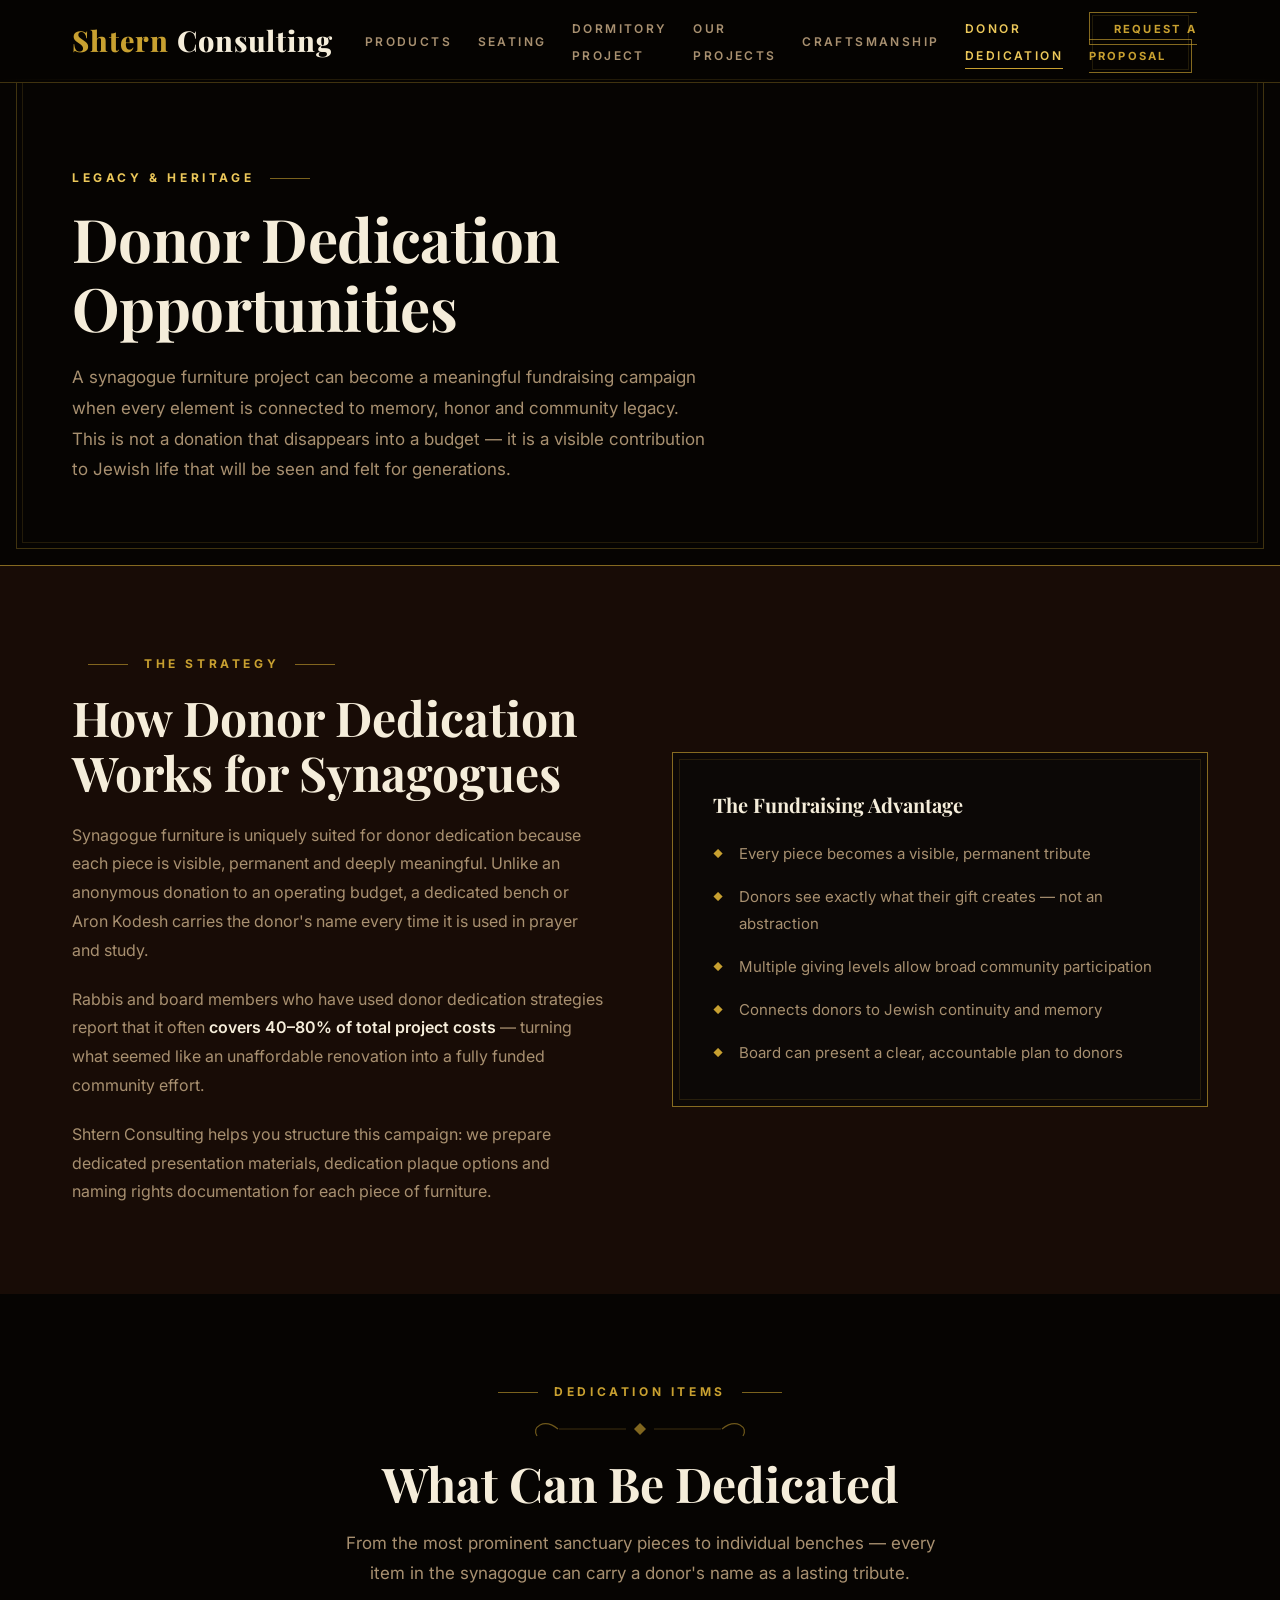
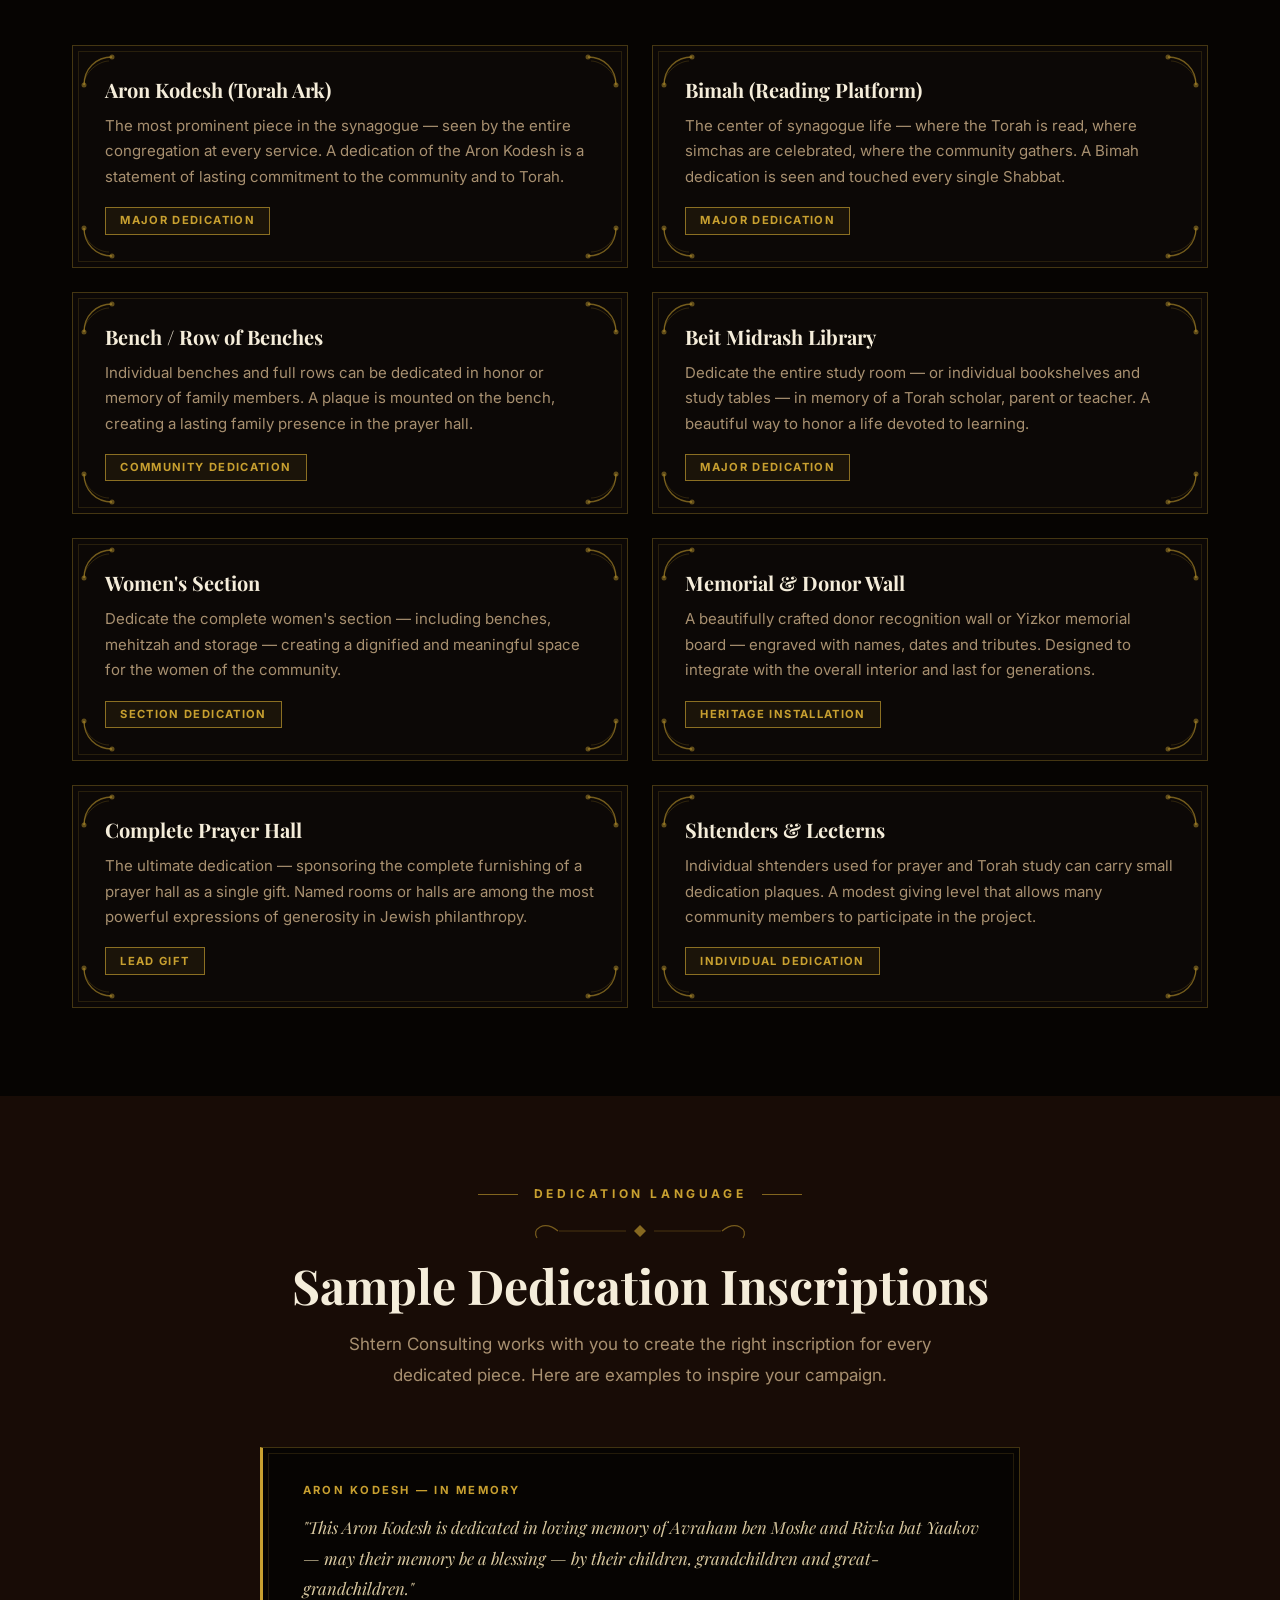
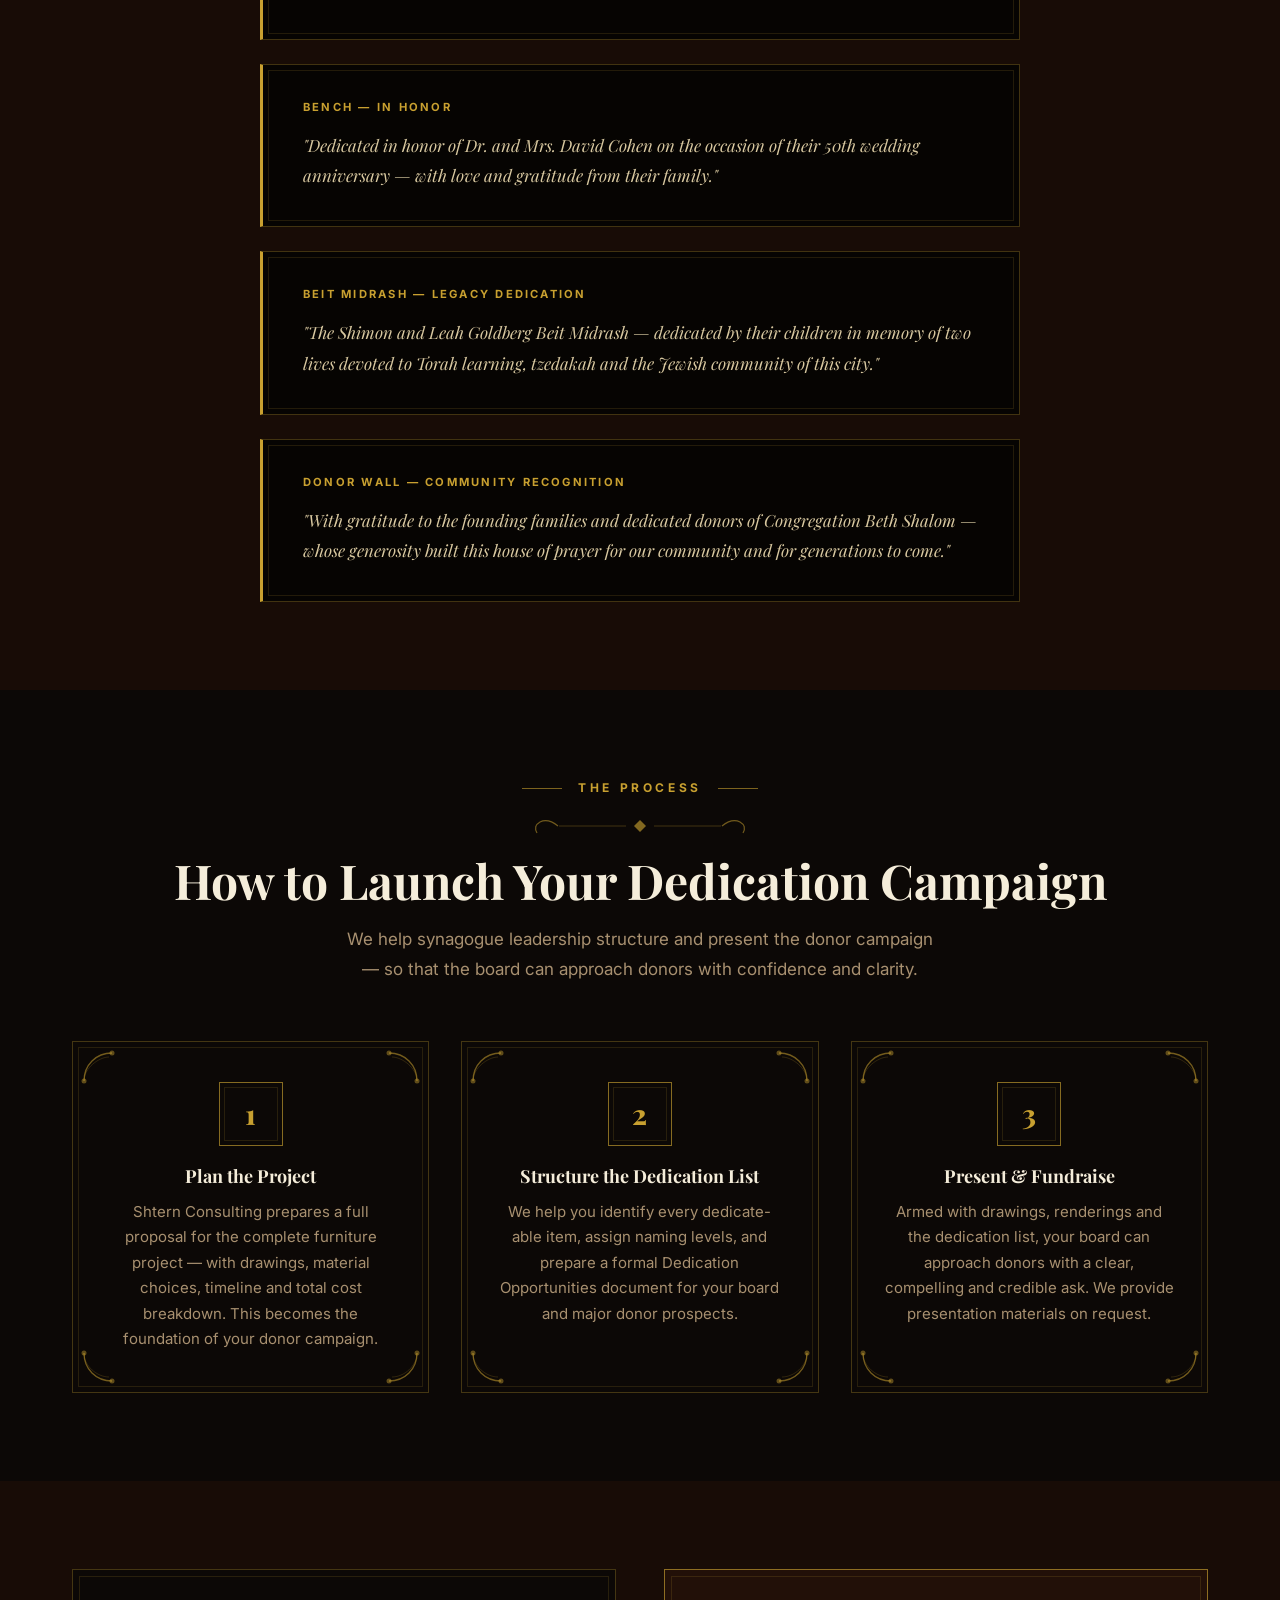
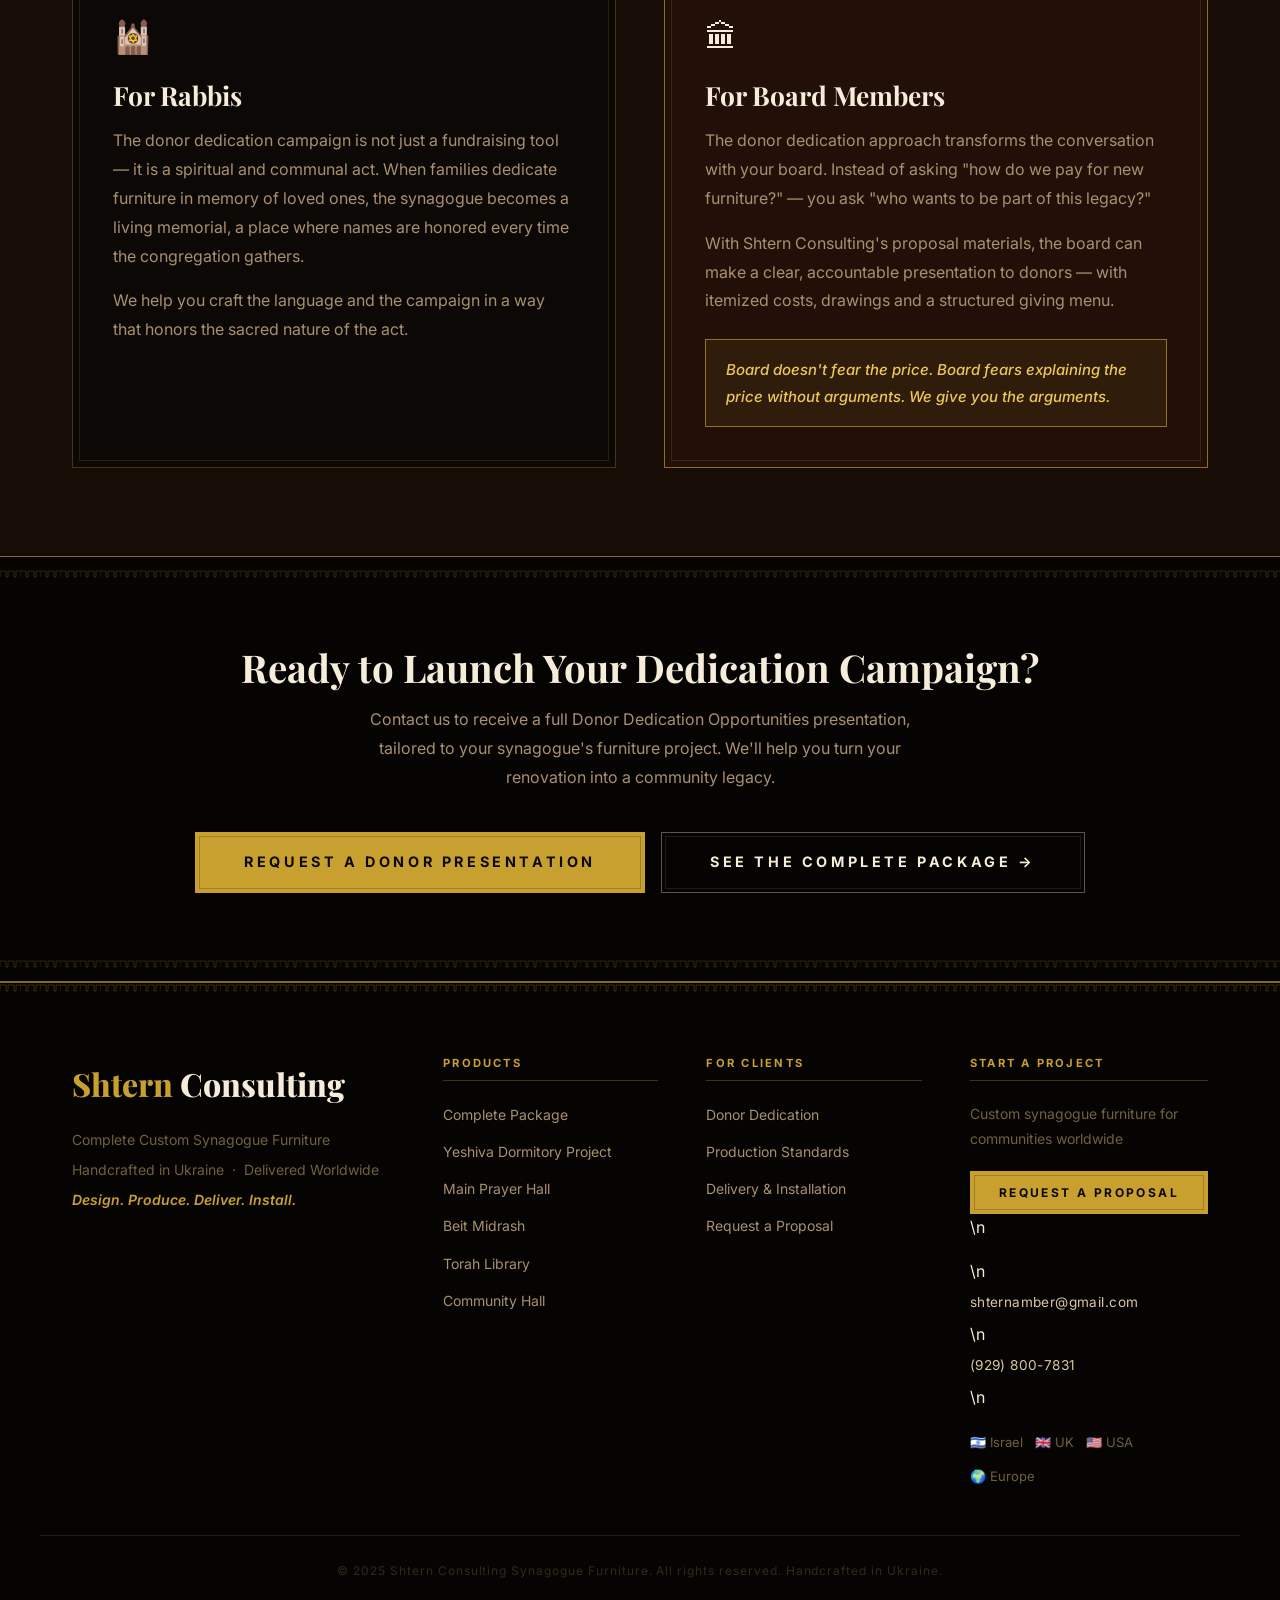
<file: donor-dedication.html>
<!DOCTYPE html>
<html lang="en">
<head>
  <meta charset="UTF-8">
  <meta name="viewport" content="width=device-width, initial-scale=1.0">
  <title>Donor Dedication Opportunities | Shtern Consulting Synagogue Furniture</title>
  <meta name="description" content="Transform your synagogue furniture project into a meaningful fundraising campaign. Donor dedication opportunities for Aron Kodesh, Bimah, benches, donor walls and complete prayer halls.">
  <link rel="preconnect" href="https://fonts.googleapis.com">
  <link rel="preconnect" href="https://fonts.gstatic.com" crossorigin>
  <link href="https://fonts.googleapis.com/css2?family=Playfair+Display:ital,wght@0,400;0,600;0,700;0,800;1,400;1,700&family=Inter:wght@300;400;500;600;700&display=swap" rel="stylesheet">
  <link rel="stylesheet" href="assets/css/styles.css">
</head>
<body>

  <!-- ===== NAVIGATION ===== -->
  <nav class="nav" id="nav">
    <div class="container nav__inner">
      <a href="index.html" class="nav__logo">
        <span class="nav__logo-ki">Shtern</span><span class="nav__logo-pro"> Consulting</span>
      </a>
      <button class="nav__toggle" id="navToggle" aria-label="Toggle menu">
        <span></span><span></span><span></span>
      </button>
      <ul class="nav__links" id="navLinks">
        <li><a href="complete-package.html">Products</a></li>
        <li><a href="seating.html">Seating</a></li>
        <li><a href="yeshiva-dormitory-project/">Dormitory Project</a></li>
        <li><a href="projects.html">Our Projects</a></li>
        <li><a href="production.html">Craftsmanship</a></li>
        <li><a href="donor-dedication.html">Donor Dedication</a></li>
        <li><a href="index.html#contact" class="nav__cta">Request a Proposal</a></li>
      </ul>
    </div>
  </nav>

  <!-- ===== PAGE HERO ===== -->
  <section class="page-hero">
    <div class="container">
      <span class="section__label">Legacy &amp; Heritage</span>
      <h1>Donor Dedication<br>Opportunities</h1>
      <p>A synagogue furniture project can become a meaningful fundraising campaign when every element is connected to memory, honor and community legacy. This is not a donation that disappears into a budget — it is a visible contribution to Jewish life that will be seen and felt for generations.</p>
    </div>
  </section>

  <!-- ===== WHY DONOR DEDICATION ===== -->
  <section class="section" style="background: var(--deep);">
    <div class="container">

      <div style="display: grid; grid-template-columns: 1fr 1fr; gap: 4rem; align-items: center;" class="reveal">
        <div>
          <span class="section__label" style="text-align:left;">The Strategy</span>
          <h2 style="margin-bottom: 1.25rem;">How Donor Dedication Works for Synagogues</h2>
          <p style="margin-bottom: 1.25rem;">Synagogue furniture is uniquely suited for donor dedication because each piece is visible, permanent and deeply meaningful. Unlike an anonymous donation to an operating budget, a dedicated bench or Aron Kodesh carries the donor's name every time it is used in prayer and study.</p>
          <p style="margin-bottom: 1.25rem;">Rabbis and board members who have used donor dedication strategies report that it often <strong>covers 40–80% of total project costs</strong> — turning what seemed like an unaffordable renovation into a fully funded community effort.</p>
          <p>Shtern Consulting helps you structure this campaign: we prepare dedicated presentation materials, dedication plaque options and naming rights documentation for each piece of furniture.</p>
        </div>
        <div>
          <div style="background: var(--obsidian); border: 1px solid var(--border-gold-strong); padding: 2.5rem; position: relative;">
            <div style="position:absolute;inset:6px;border:1px solid var(--border-gold-dim);pointer-events:none;"></div>
            <h3 style="color: var(--ivory); font-size: 1.25rem; margin-bottom: 1.5rem;">The Fundraising Advantage</h3>
            <div style="display: flex; flex-direction: column; gap: 1rem;">
              <div style="display: flex; gap: 1rem; align-items: flex-start;">
                <span style="color: var(--gold); font-size: .6rem; flex-shrink: 0; margin-top:.35rem;">◆</span>
                <p style="color: var(--ivory-dim); font-size: .9375rem;">Every piece becomes a visible, permanent tribute</p>
              </div>
              <div style="display: flex; gap: 1rem; align-items: flex-start;">
                <span style="color: var(--gold); font-size: .6rem; flex-shrink: 0; margin-top:.35rem;">◆</span>
                <p style="color: var(--ivory-dim); font-size: .9375rem;">Donors see exactly what their gift creates — not an abstraction</p>
              </div>
              <div style="display: flex; gap: 1rem; align-items: flex-start;">
                <span style="color: var(--gold); font-size: .6rem; flex-shrink: 0; margin-top:.35rem;">◆</span>
                <p style="color: var(--ivory-dim); font-size: .9375rem;">Multiple giving levels allow broad community participation</p>
              </div>
              <div style="display: flex; gap: 1rem; align-items: flex-start;">
                <span style="color: var(--gold); font-size: .6rem; flex-shrink: 0; margin-top:.35rem;">◆</span>
                <p style="color: var(--ivory-dim); font-size: .9375rem;">Connects donors to Jewish continuity and memory</p>
              </div>
              <div style="display: flex; gap: 1rem; align-items: flex-start;">
                <span style="color: var(--gold); font-size: .6rem; flex-shrink: 0; margin-top:.35rem;">◆</span>
                <p style="color: var(--ivory-dim); font-size: .9375rem;">Board can present a clear, accountable plan to donors</p>
              </div>
            </div>
          </div>
        </div>
      </div>

    </div>
  </section>

  <!-- ===== DEDICATION OPPORTUNITIES ===== -->
  <section class="section" style="background: var(--night);">
    <div class="container">
      <div class="section__header reveal">
        <span class="section__label">Dedication Items</span>
        <h2 class="section__title">What Can Be Dedicated</h2>
        <p class="section__desc">From the most prominent sanctuary pieces to individual benches — every item in the synagogue can carry a donor's name as a lasting tribute.</p>
      </div>

      <div class="dedication-grid">

        <div class="dedication-card reveal">
          <h3>Aron Kodesh (Torah Ark)</h3>
          <p>The most prominent piece in the synagogue — seen by the entire congregation at every service. A dedication of the Aron Kodesh is a statement of lasting commitment to the community and to Torah.</p>
          <span class="dedication-card__tag">Major Dedication</span>
        </div>

        <div class="dedication-card reveal reveal-delay-1">
          <h3>Bimah (Reading Platform)</h3>
          <p>The center of synagogue life — where the Torah is read, where simchas are celebrated, where the community gathers. A Bimah dedication is seen and touched every single Shabbat.</p>
          <span class="dedication-card__tag">Major Dedication</span>
        </div>

        <div class="dedication-card reveal">
          <h3>Bench / Row of Benches</h3>
          <p>Individual benches and full rows can be dedicated in honor or memory of family members. A plaque is mounted on the bench, creating a lasting family presence in the prayer hall.</p>
          <span class="dedication-card__tag">Community Dedication</span>
        </div>

        <div class="dedication-card reveal reveal-delay-1">
          <h3>Beit Midrash Library</h3>
          <p>Dedicate the entire study room — or individual bookshelves and study tables — in memory of a Torah scholar, parent or teacher. A beautiful way to honor a life devoted to learning.</p>
          <span class="dedication-card__tag">Major Dedication</span>
        </div>

        <div class="dedication-card reveal">
          <h3>Women's Section</h3>
          <p>Dedicate the complete women's section — including benches, mehitzah and storage — creating a dignified and meaningful space for the women of the community.</p>
          <span class="dedication-card__tag">Section Dedication</span>
        </div>

        <div class="dedication-card reveal reveal-delay-1">
          <h3>Memorial &amp; Donor Wall</h3>
          <p>A beautifully crafted donor recognition wall or Yizkor memorial board — engraved with names, dates and tributes. Designed to integrate with the overall interior and last for generations.</p>
          <span class="dedication-card__tag">Heritage Installation</span>
        </div>

        <div class="dedication-card reveal">
          <h3>Complete Prayer Hall</h3>
          <p>The ultimate dedication — sponsoring the complete furnishing of a prayer hall as a single gift. Named rooms or halls are among the most powerful expressions of generosity in Jewish philanthropy.</p>
          <span class="dedication-card__tag">Lead Gift</span>
        </div>

        <div class="dedication-card reveal reveal-delay-1">
          <h3>Shtenders &amp; Lecterns</h3>
          <p>Individual shtenders used for prayer and Torah study can carry small dedication plaques. A modest giving level that allows many community members to participate in the project.</p>
          <span class="dedication-card__tag">Individual Dedication</span>
        </div>

      </div>
    </div>
  </section>

  <!-- ===== SAMPLE DEDICATION TEXT ===== -->
  <section class="section" style="background: var(--deep);">
    <div class="container">
      <div class="section__header reveal">
        <span class="section__label">Dedication Language</span>
        <h2 class="section__title">Sample Dedication Inscriptions</h2>
        <p class="section__desc">Shtern Consulting works with you to create the right inscription for every dedicated piece. Here are examples to inspire your campaign.</p>
      </div>

      <div style="display: flex; flex-direction: column; gap: 1.5rem; max-width: 760px; margin: 0 auto;">

        <div class="sample-text-box reveal">
          <h4>Aron Kodesh — In Memory</h4>
          <p>"This Aron Kodesh is dedicated in loving memory of <em>Avraham ben Moshe</em> and <em>Rivka bat Yaakov</em> — may their memory be a blessing — by their children, grandchildren and great-grandchildren."</p>
        </div>

        <div class="sample-text-box reveal">
          <h4>Bench — In Honor</h4>
          <p>"Dedicated in honor of <em>Dr. and Mrs. David Cohen</em> on the occasion of their 50th wedding anniversary — with love and gratitude from their family."</p>
        </div>

        <div class="sample-text-box reveal">
          <h4>Beit Midrash — Legacy Dedication</h4>
          <p>"The <em>Shimon and Leah Goldberg Beit Midrash</em> — dedicated by their children in memory of two lives devoted to Torah learning, tzedakah and the Jewish community of this city."</p>
        </div>

        <div class="sample-text-box reveal">
          <h4>Donor Wall — Community Recognition</h4>
          <p>"With gratitude to the founding families and dedicated donors of <em>Congregation Beth Shalom</em> — whose generosity built this house of prayer for our community and for generations to come."</p>
        </div>

      </div>
    </div>
  </section>

  <!-- ===== HOW IT WORKS ===== -->
  <section class="section" style="background: var(--obsidian);">
    <div class="container">
      <div class="section__header reveal">
        <span class="section__label">The Process</span>
        <h2 class="section__title">How to Launch Your Dedication Campaign</h2>
        <p class="section__desc">We help synagogue leadership structure and present the donor campaign — so that the board can approach donors with confidence and clarity.</p>
      </div>
      <div class="how-it-works__grid">

        <div class="how-step reveal">
          <div class="how-step__num">1</div>
          <h3>Plan the Project</h3>
          <p>Shtern Consulting prepares a full proposal for the complete furniture project — with drawings, material choices, timeline and total cost breakdown. This becomes the foundation of your donor campaign.</p>
        </div>

        <div class="how-step reveal reveal-delay-1">
          <div class="how-step__num">2</div>
          <h3>Structure the Dedication List</h3>
          <p>We help you identify every dedicate-able item, assign naming levels, and prepare a formal Dedication Opportunities document for your board and major donor prospects.</p>
        </div>

        <div class="how-step reveal reveal-delay-2">
          <div class="how-step__num">3</div>
          <h3>Present &amp; Fundraise</h3>
          <p>Armed with drawings, renderings and the dedication list, your board can approach donors with a clear, compelling and credible ask. We provide presentation materials on request.</p>
        </div>

      </div>
    </div>
  </section>

  <!-- ===== FOR RABBIS AND BOARDS ===== -->
  <section class="section" style="background: var(--deep);">
    <div class="container">
      <div style="display: grid; grid-template-columns: 1fr 1fr; gap: 3rem;" class="reveal">

        <div style="background: var(--obsidian); border: 1px solid var(--border-gold); padding: 2.5rem; position: relative;">
          <div style="position:absolute;inset:6px;border:1px solid var(--border-gold-dim);pointer-events:none;"></div>
          <div style="font-size: 2rem; margin-bottom: 1rem;">🕍</div>
          <h3 style="color: var(--ivory); margin-bottom: 1rem;">For Rabbis</h3>
          <p style="color: var(--ivory-dim); margin-bottom: 1rem;">The donor dedication campaign is not just a fundraising tool — it is a spiritual and communal act. When families dedicate furniture in memory of loved ones, the synagogue becomes a living memorial, a place where names are honored every time the congregation gathers.</p>
          <p style="color: var(--ivory-dim);">We help you craft the language and the campaign in a way that honors the sacred nature of the act.</p>
        </div>

        <div style="background: var(--mahogany); border: 1px solid var(--border-gold-strong); padding: 2.5rem; position: relative;">
          <div style="position:absolute;inset:6px;border:1px solid var(--border-gold-dim);pointer-events:none;"></div>
          <div style="font-size: 2rem; margin-bottom: 1rem;">🏛</div>
          <h3 style="color: var(--ivory); margin-bottom: 1rem;">For Board Members</h3>
          <p style="color: var(--ivory-dim); margin-bottom: 1rem;">The donor dedication approach transforms the conversation with your board. Instead of asking "how do we pay for new furniture?" — you ask "who wants to be part of this legacy?"</p>
          <p style="color: var(--ivory-dim); margin-bottom: 1.5rem;">With Shtern Consulting's proposal materials, the board can make a clear, accountable presentation to donors — with itemized costs, drawings and a structured giving menu.</p>
          <div style="background: rgba(200,160,48,.08); border: 1px solid var(--border-gold-strong); padding: 1rem 1.25rem;">
            <p style="color: var(--gold-light); font-size: .9375rem; font-weight: 500; font-style: italic;">Board doesn't fear the price. Board fears explaining the price without arguments. We give you the arguments.</p>
          </div>
        </div>

      </div>
    </div>
  </section>

  <!-- ===== CTA BAND ===== -->
  <section class="cta-band">
    <div class="container">
      <h2>Ready to Launch Your Dedication Campaign?</h2>
      <p>Contact us to receive a full Donor Dedication Opportunities presentation, tailored to your synagogue's furniture project. We'll help you turn your renovation into a community legacy.</p>
      <div style="display: flex; gap: 1rem; justify-content: center; flex-wrap: wrap;">
        <a href="index.html#contact" class="btn btn--gold btn--lg">Request a Donor Presentation</a>
        <a href="complete-package.html" class="btn btn--outline btn--lg">See the Complete Package →</a>
      </div>
    </div>
  </section>

  <!-- ===== FOOTER ===== -->
  <footer class="footer">
    <div class="footer__meander"></div>
    <div class="container footer__inner">
      <div class="footer__brand">
        <div class="footer__logo"><span class="nav__logo-ki">Shtern</span><span class="nav__logo-pro"> Consulting</span></div>
        <p>Complete Custom Synagogue Furniture</p>
        <p>Handcrafted in Ukraine &nbsp;·&nbsp; Delivered Worldwide</p>
        <p class="footer__tagline">Design. Produce. Deliver. Install.</p>
      </div>
      <div class="footer__links">
        <h4>Products</h4>
        <ul>
          <li><a href="complete-package.html">Complete Package</a></li>
          <li><a href="yeshiva-dormitory-project/">Yeshiva Dormitory Project</a></li>
          <li><a href="index.html#products">Main Prayer Hall</a></li>
          <li><a href="complete-package.html#beit-midrash">Beit Midrash</a></li>
          <li><a href="complete-package.html#torah-library">Torah Library</a></li>
          <li><a href="complete-package.html#community-hall">Community Hall</a></li>
        </ul>
      </div>
      <div class="footer__links">
        <h4>For Clients</h4>
        <ul>
          <li><a href="donor-dedication.html">Donor Dedication</a></li>
          <li><a href="index.html#production">Production Standards</a></li>
          <li><a href="index.html#delivery">Delivery &amp; Installation</a></li>
          <li><a href="index.html#contact">Request a Proposal</a></li>
        </ul>
      </div>
      <div class="footer__contact">
        <h4>Start a Project</h4>
        <p>Custom synagogue furniture for communities worldwide</p>
        <a href="index.html#contact" class="btn btn--gold btn--sm">Request a Proposal</a>\n        <div class="footer__contact-info">\n          <a href="mailto:shternamber@gmail.com">shternamber@gmail.com</a>\n          <a href="tel:+19298007831">(929) 800-7831</a>\n        </div>
        <div class="footer__regions">
          <span>🇮🇱 Israel</span><span>🇬🇧 UK</span><span>🇺🇸 USA</span><span>🌍 Europe</span>
        </div>
      </div>
    </div>
    <div class="footer__bottom">
      <div class="container">
        <p>&copy; 2025 Shtern Consulting Synagogue Furniture. All rights reserved. Handcrafted in Ukraine.</p>
      </div>
    </div>
  </footer>

  <script src="assets/js/main.js"></script>
</body>
</html>
</file>
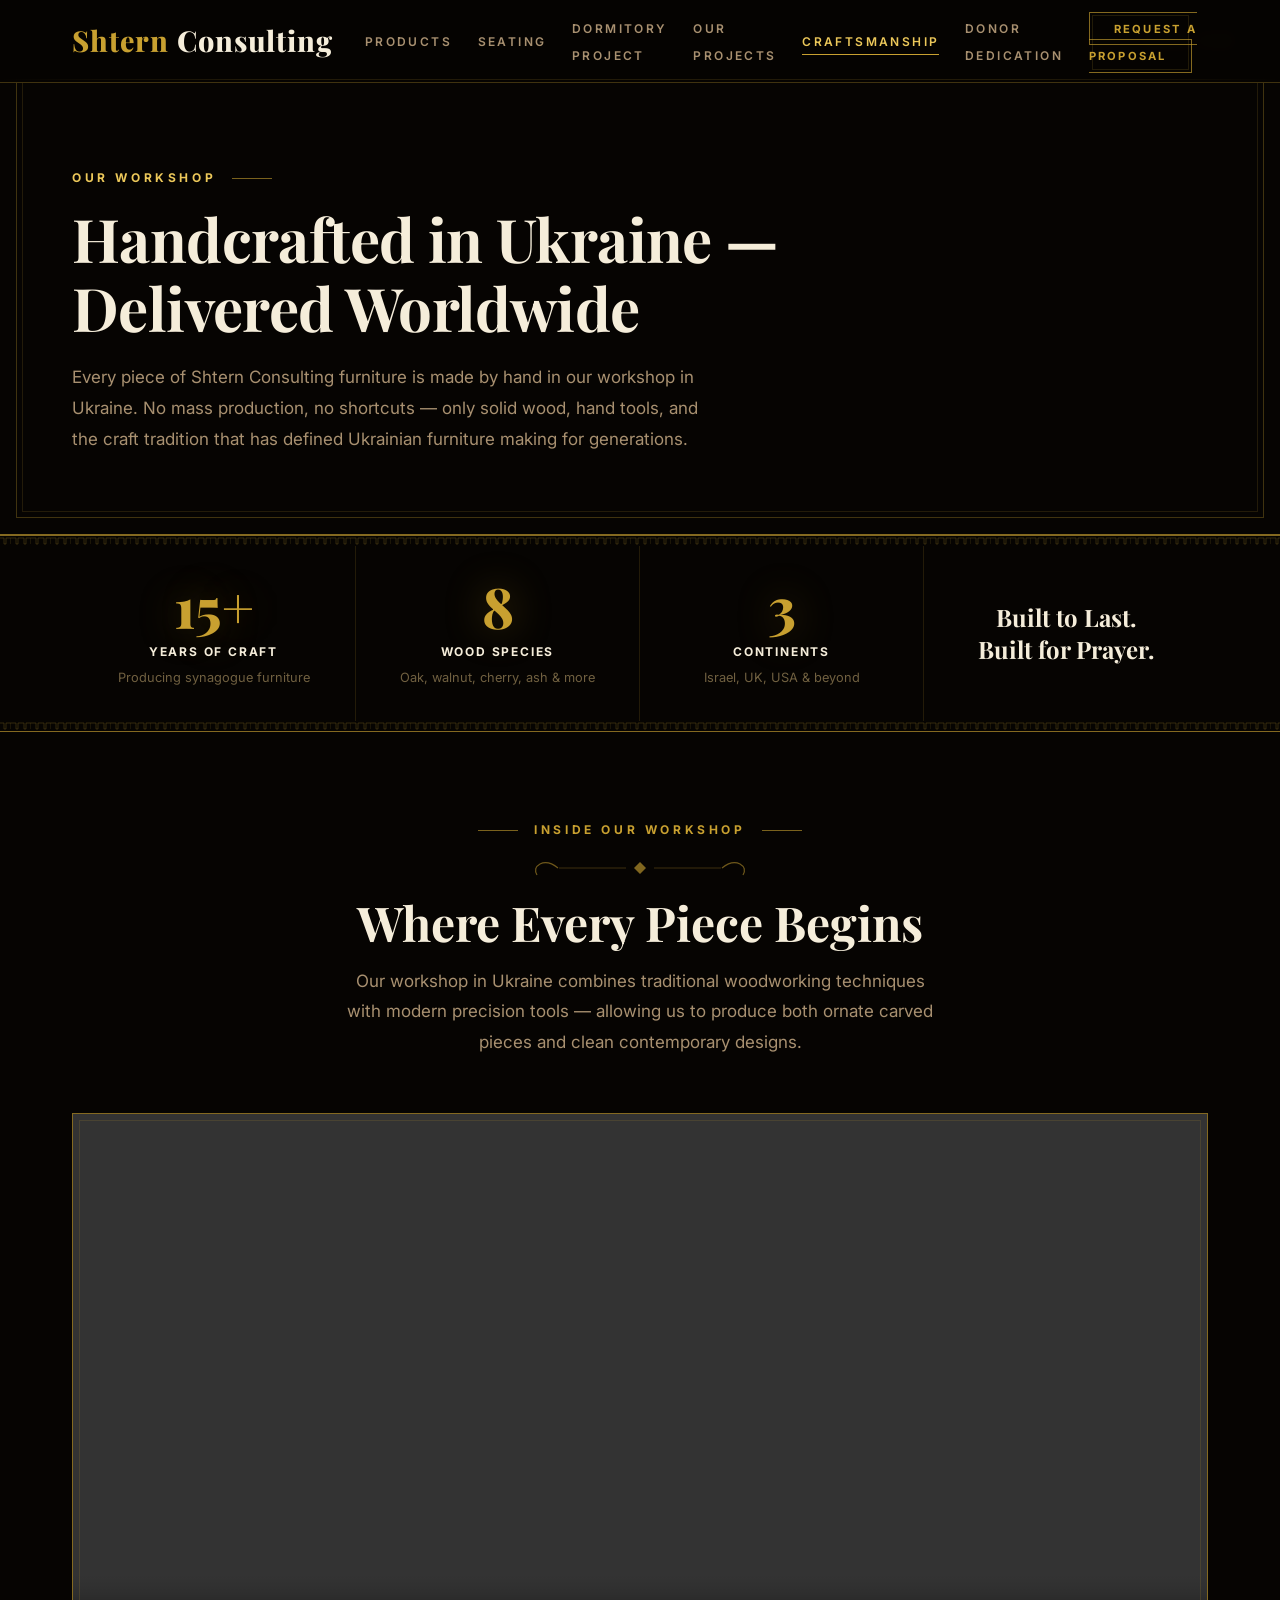
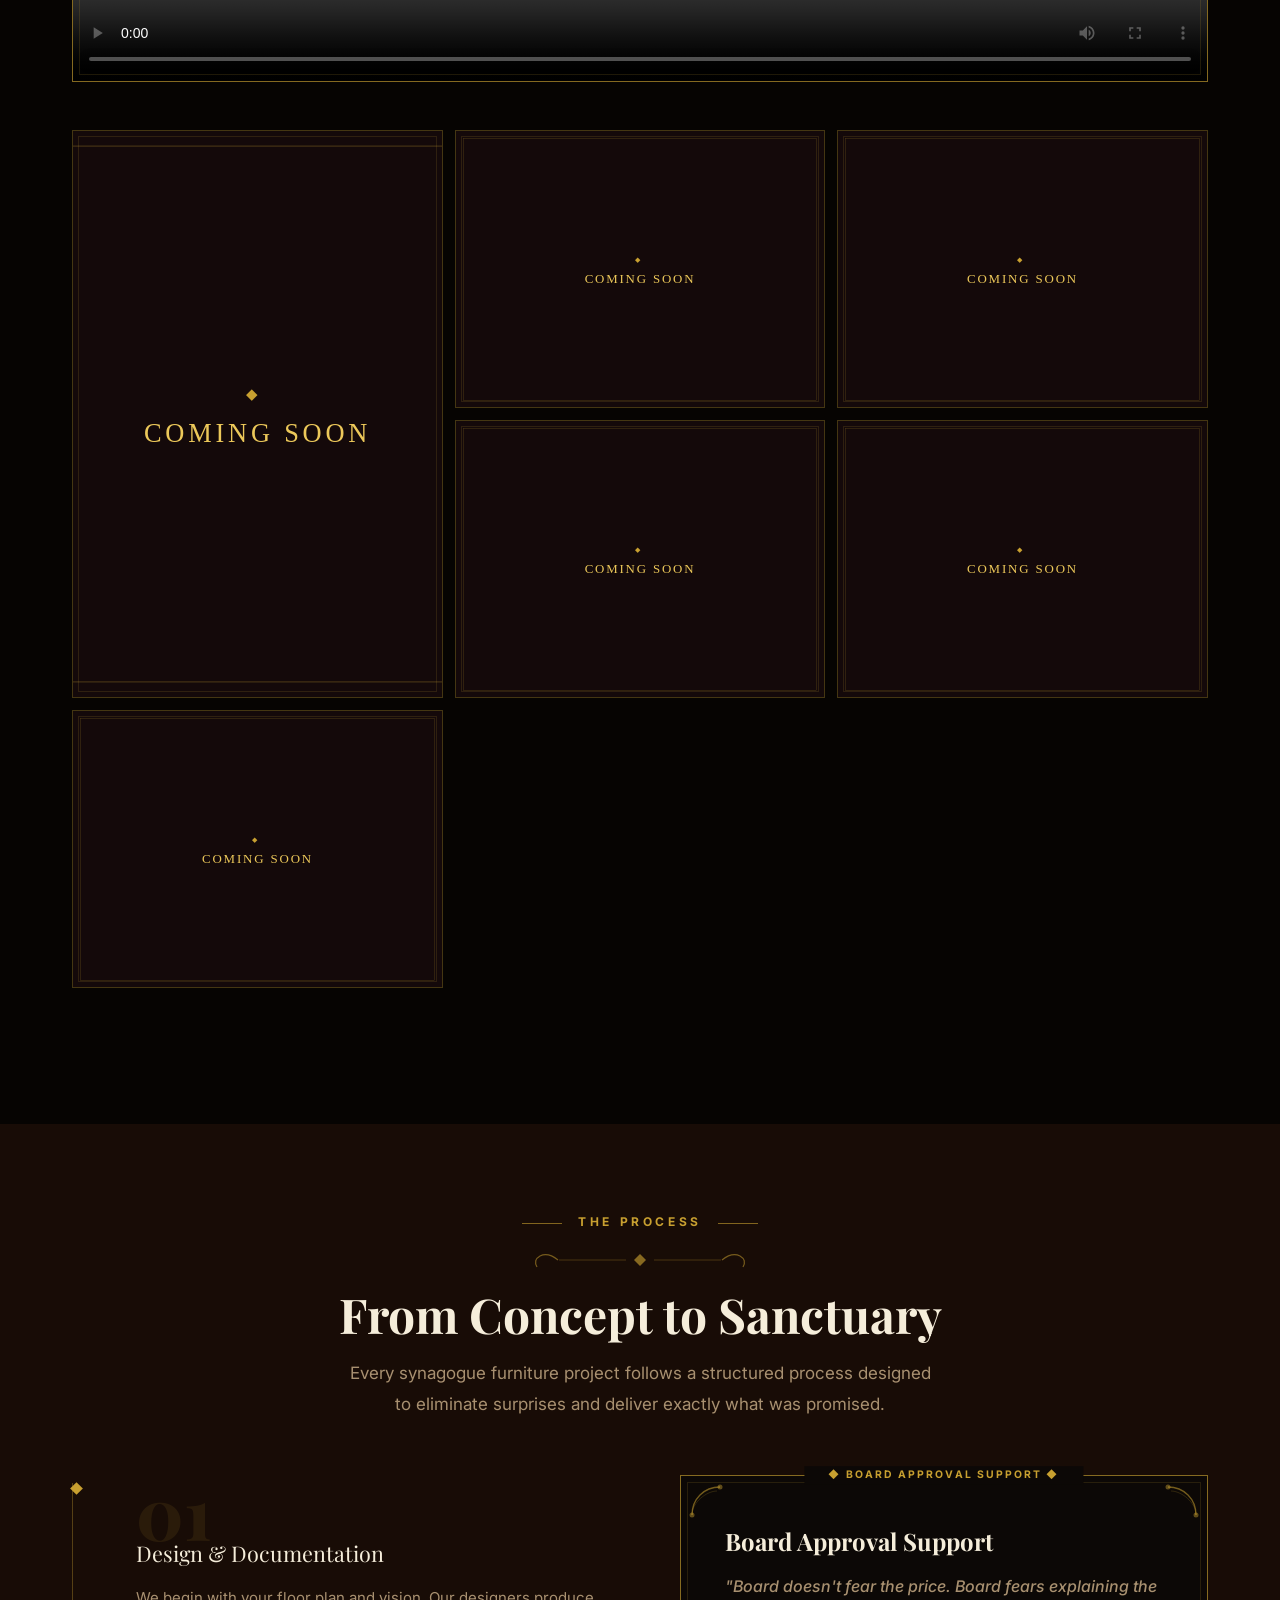
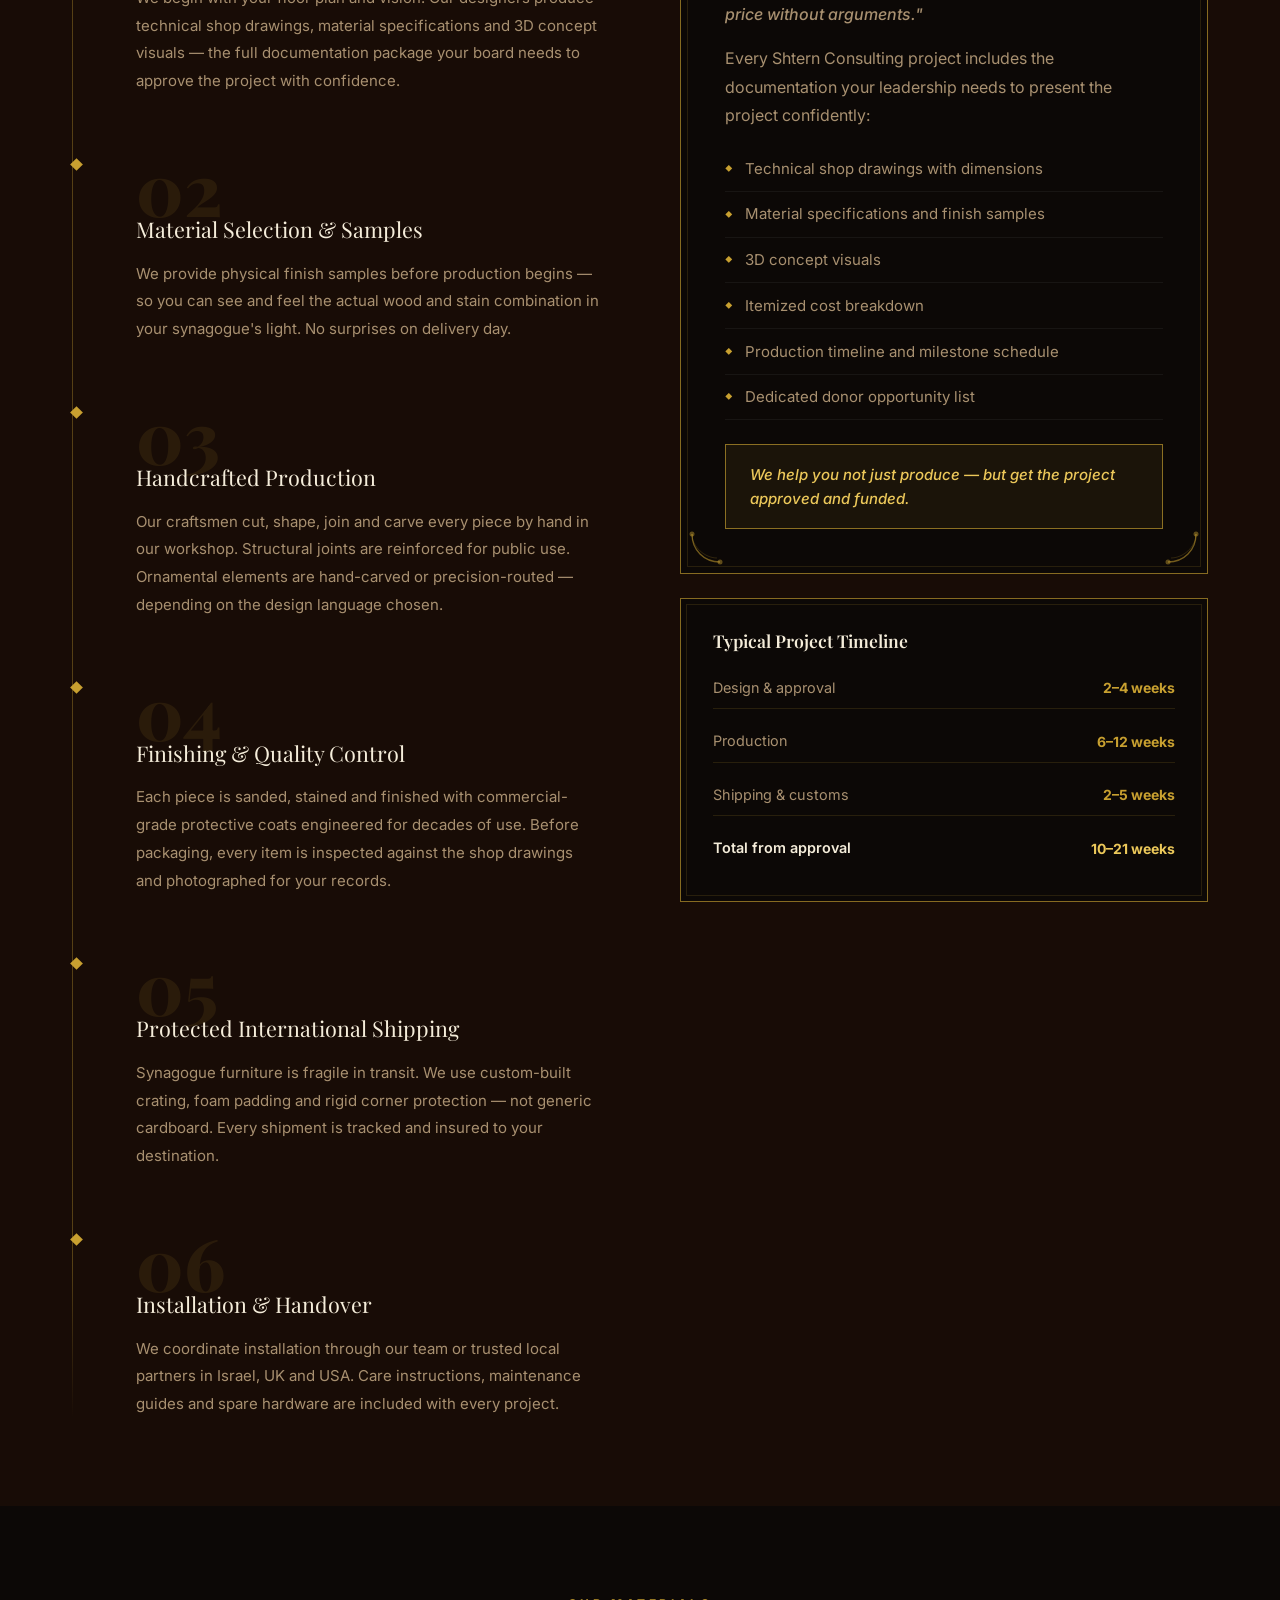
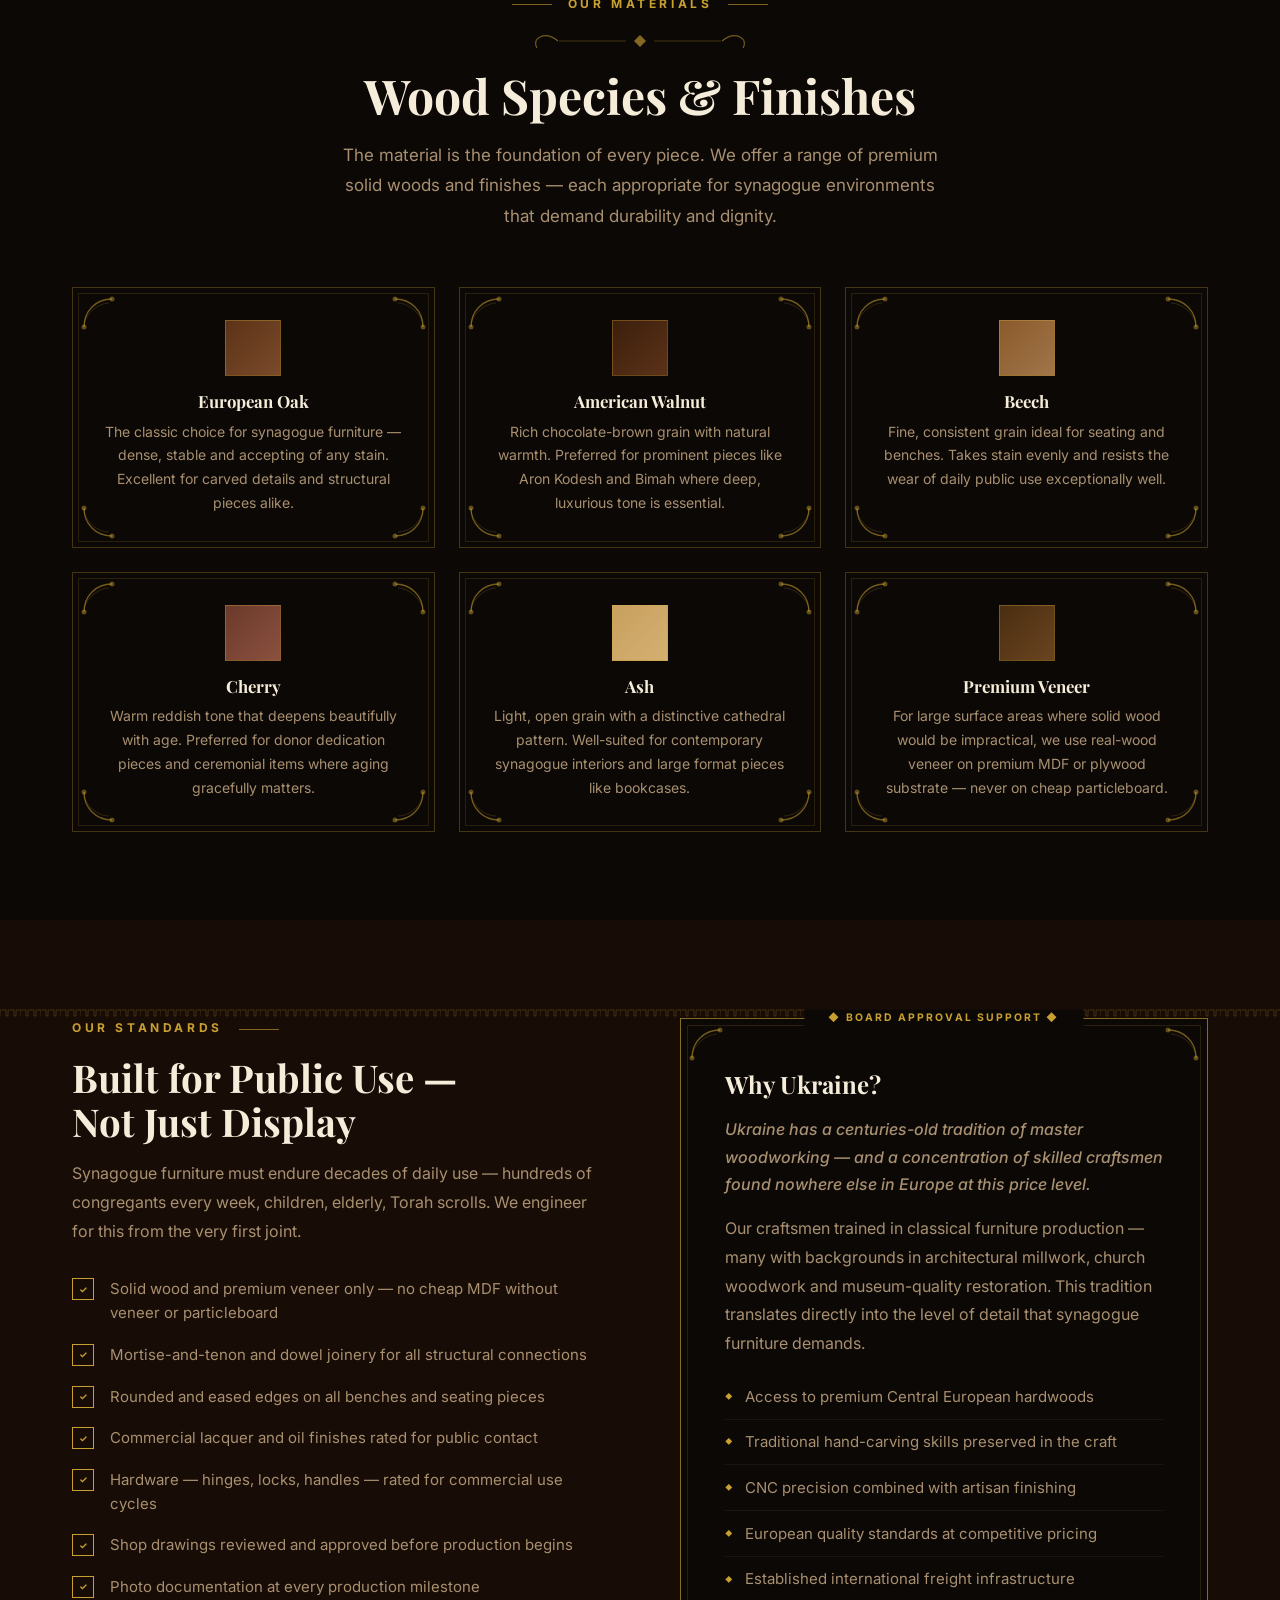
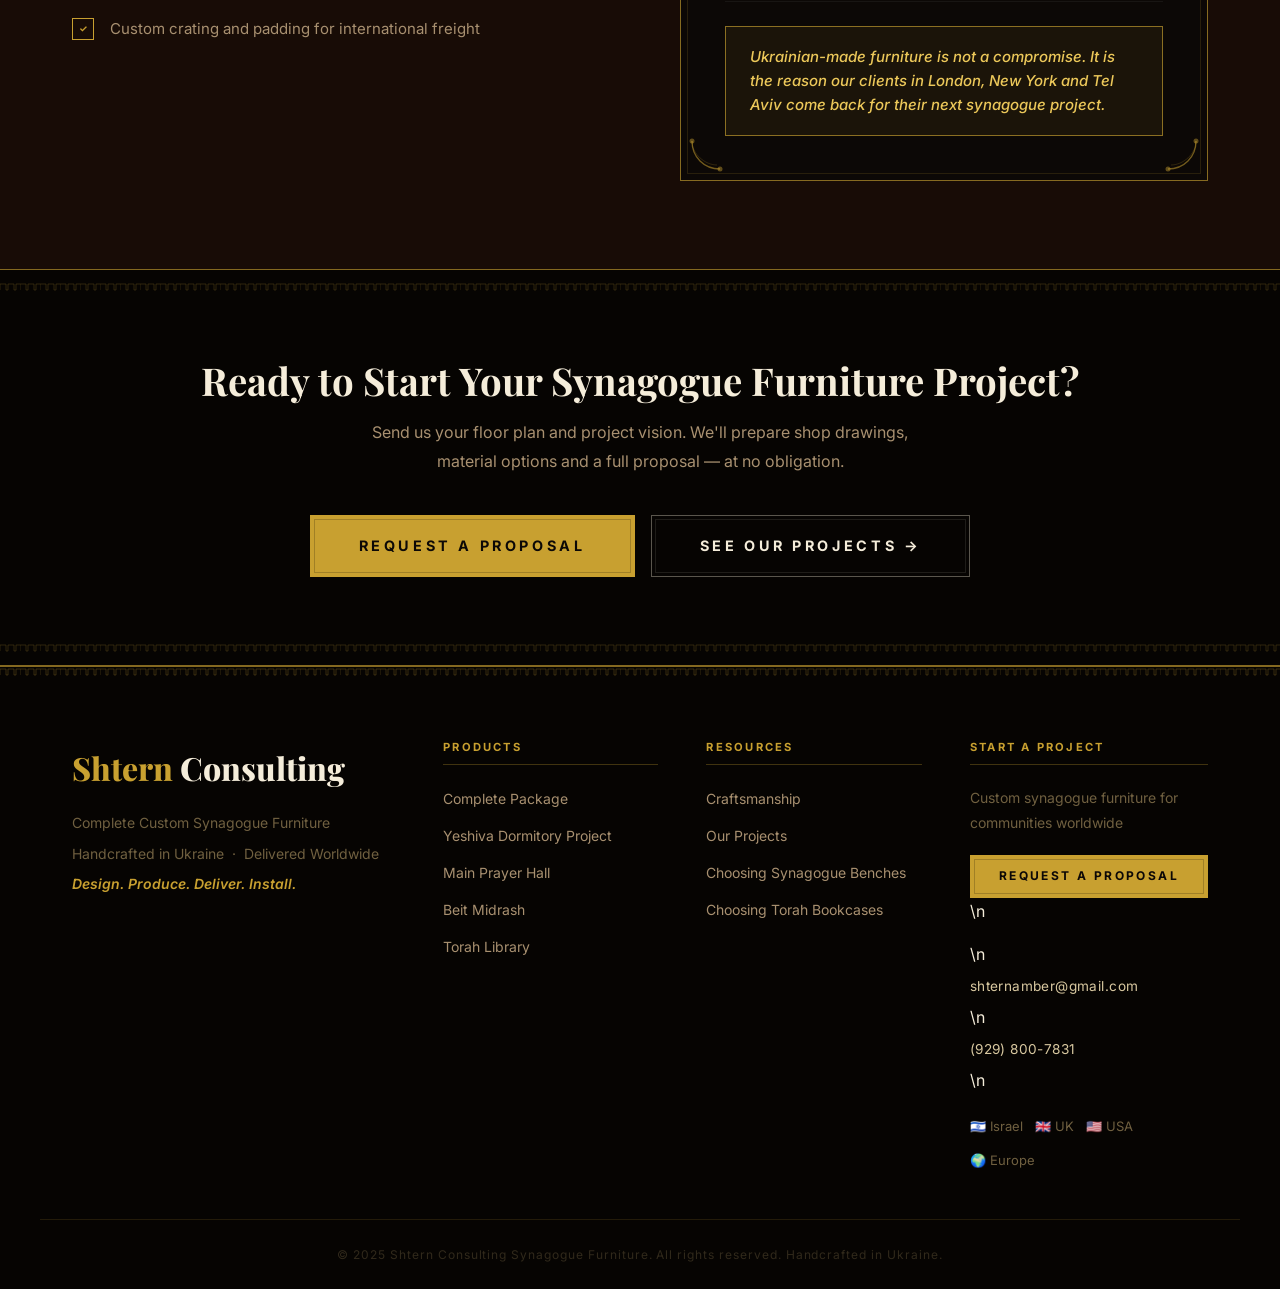
<file: production.html>
<!DOCTYPE html>
<html lang="en">
<head>
  <meta charset="UTF-8">
  <meta name="viewport" content="width=device-width, initial-scale=1.0">
  <title>Craftsmanship & Production | Shtern Consulting Synagogue Furniture</title>
  <meta name="description" content="How Shtern Consulting handcrafts custom synagogue furniture in Ukraine — workshop, materials, process, quality standards and worldwide delivery.">
  <link rel="preconnect" href="https://fonts.googleapis.com">
  <link rel="preconnect" href="https://fonts.gstatic.com" crossorigin>
  <link href="https://fonts.googleapis.com/css2?family=Playfair+Display:ital,wght@0,400;0,600;0,700;0,800;1,400;1,700&family=Inter:wght@300;400;500;600;700&display=swap" rel="stylesheet">
  <link rel="stylesheet" href="assets/css/styles.css">
</head>
<body>

  <!-- ===== NAVIGATION ===== -->
  <nav class="nav" id="nav">
    <div class="container nav__inner">
      <a href="index.html" class="nav__logo">
        <span class="nav__logo-ki">Shtern</span><span class="nav__logo-pro"> Consulting</span>
      </a>
      <button class="nav__toggle" id="navToggle" aria-label="Toggle menu">
        <span></span><span></span><span></span>
      </button>
      <ul class="nav__links" id="navLinks">
        <li><a href="complete-package.html">Products</a></li>
        <li><a href="seating.html">Seating</a></li>
        <li><a href="yeshiva-dormitory-project/">Dormitory Project</a></li>
        <li><a href="projects.html">Our Projects</a></li>
        <li><a href="production.html">Craftsmanship</a></li>
        <li><a href="donor-dedication.html">Donor Dedication</a></li>
        <li><a href="index.html#contact" class="nav__cta">Request a Proposal</a></li>
      </ul>
    </div>
  </nav>

  <!-- ===== PAGE HERO ===== -->
  <section class="page-hero" style="background-image: linear-gradient(to bottom, rgba(6,4,2,.6) 0%, rgba(6,4,2,.35) 50%, rgba(6,4,2,.78) 100%), url('https://ki-pro.com.ua/images/manufacturing_6.jpg');">
    <div class="container">
      <span class="section__label">Our Workshop</span>
      <h1>Handcrafted in Ukraine —<br>Delivered Worldwide</h1>
      <p>Every piece of Shtern Consulting furniture is made by hand in our workshop in Ukraine. No mass production, no shortcuts — only solid wood, hand tools, and the craft tradition that has defined Ukrainian furniture making for generations.</p>
    </div>
  </section>

  <!-- ===== STATS ===== -->
  <section class="stats">
    <div class="container stats__grid">
      <div class="stats__item">
        <div class="stats__number">15+</div>
        <div class="stats__label">Years of Craft</div>
        <div class="stats__desc">Producing synagogue furniture</div>
      </div>
      <div class="stats__item">
        <div class="stats__number">8</div>
        <div class="stats__label">Wood Species</div>
        <div class="stats__desc">Oak, walnut, cherry, ash &amp; more</div>
      </div>
      <div class="stats__item">
        <div class="stats__number">3</div>
        <div class="stats__label">Continents</div>
        <div class="stats__desc">Israel, UK, USA &amp; beyond</div>
      </div>
      <div class="stats__item stats__item--tagline">
        <div class="stats__tagline">Built to Last.<br>Built for Prayer.</div>
      </div>
    </div>
  </section>

  <!-- ===== WORKSHOP PHOTOS ===== -->
  <section class="section" style="background: var(--night);">
    <div class="container">
      <div class="section__header reveal">
        <span class="section__label">Inside Our Workshop</span>
        <h2 class="section__title">Where Every Piece Begins</h2>
        <p class="section__desc">Our workshop in Ukraine combines traditional woodworking techniques with modern precision tools — allowing us to produce both ornate carved pieces and clean contemporary designs.</p>
      </div>
      <div class="workshop-video reveal">
        <video controls playsinline preload="metadata">
          <source src="assets/workshop.mp4" type="video/mp4">
        </video>
      </div>

      <div class="workshop-grid reveal">
        <div class="workshop-photo workshop-photo--tall">
          <img src="https://ki-pro.com.ua/images/manufacturing_6.jpg" alt="Shtern Consulting workshop — master craftsman" loading="lazy">
        </div>
        <div class="workshop-photo">
          <img src="https://ki-pro.com.ua/images/manufacturing_1.jpg" alt="Wood preparation" loading="lazy">
        </div>
        <div class="workshop-photo">
          <img src="https://ki-pro.com.ua/images/manufacturing_2.jpg" alt="CNC precision cutting" loading="lazy">
        </div>
        <div class="workshop-photo">
          <img src="https://ki-pro.com.ua/images/manufacturing_3.jpg" alt="Hand assembly" loading="lazy">
        </div>
        <div class="workshop-photo">
          <img src="https://ki-pro.com.ua/images/manufacturing_4.jpg" alt="Surface finishing" loading="lazy">
        </div>
        <div class="workshop-photo">
          <img src="https://ki-pro.com.ua/images/manufacturing_5.jpg" alt="Quality control" loading="lazy">
        </div>
      </div>
    </div>
  </section>

  <!-- ===== PRODUCTION PROCESS ===== -->
  <section class="section" style="background: var(--deep);">
    <div class="container">
      <div class="section__header reveal">
        <span class="section__label">The Process</span>
        <h2 class="section__title">From Concept to Sanctuary</h2>
        <p class="section__desc">Every synagogue furniture project follows a structured process designed to eliminate surprises and deliver exactly what was promised.</p>
      </div>
      <div style="display: grid; grid-template-columns: 1fr 1fr; gap: 5rem; align-items: start;">
        <div class="timeline reveal">

          <div class="timeline__item">
            <div class="timeline__num">01</div>
            <div class="timeline__title">Design &amp; Documentation</div>
            <p class="timeline__text">We begin with your floor plan and vision. Our designers produce technical shop drawings, material specifications and 3D concept visuals — the full documentation package your board needs to approve the project with confidence.</p>
          </div>

          <div class="timeline__item">
            <div class="timeline__num">02</div>
            <div class="timeline__title">Material Selection &amp; Samples</div>
            <p class="timeline__text">We provide physical finish samples before production begins — so you can see and feel the actual wood and stain combination in your synagogue's light. No surprises on delivery day.</p>
          </div>

          <div class="timeline__item">
            <div class="timeline__num">03</div>
            <div class="timeline__title">Handcrafted Production</div>
            <p class="timeline__text">Our craftsmen cut, shape, join and carve every piece by hand in our workshop. Structural joints are reinforced for public use. Ornamental elements are hand-carved or precision-routed — depending on the design language chosen.</p>
          </div>

          <div class="timeline__item">
            <div class="timeline__num">04</div>
            <div class="timeline__title">Finishing &amp; Quality Control</div>
            <p class="timeline__text">Each piece is sanded, stained and finished with commercial-grade protective coats engineered for decades of use. Before packaging, every item is inspected against the shop drawings and photographed for your records.</p>
          </div>

          <div class="timeline__item">
            <div class="timeline__num">05</div>
            <div class="timeline__title">Protected International Shipping</div>
            <p class="timeline__text">Synagogue furniture is fragile in transit. We use custom-built crating, foam padding and rigid corner protection — not generic cardboard. Every shipment is tracked and insured to your destination.</p>
          </div>

          <div class="timeline__item">
            <div class="timeline__num">06</div>
            <div class="timeline__title">Installation &amp; Handover</div>
            <p class="timeline__text">We coordinate installation through our team or trusted local partners in Israel, UK and USA. Care instructions, maintenance guides and spare hardware are included with every project.</p>
          </div>

        </div>

        <div class="reveal reveal-delay-2">
          <div class="production__board">
            <h3>Board Approval Support</h3>
            <p class="production__board-lead">"Board doesn't fear the price. Board fears explaining the price without arguments."</p>
            <p>Every Shtern Consulting project includes the documentation your leadership needs to present the project confidently:</p>
            <ul class="production__board-list">
              <li>Technical shop drawings with dimensions</li>
              <li>Material specifications and finish samples</li>
              <li>3D concept visuals</li>
              <li>Itemized cost breakdown</li>
              <li>Production timeline and milestone schedule</li>
              <li>Dedicated donor opportunity list</li>
            </ul>
            <div class="production__board-callout">
              We help you not just produce — but get the project approved and funded.
            </div>
          </div>

          <div style="margin-top: 1.5rem; background: var(--obsidian); border: 1px solid var(--border-gold-strong); padding: 2rem; position: relative;">
            <div style="position:absolute;inset:5px;border:1px solid var(--border-gold-dim);pointer-events:none;"></div>
            <h4 style="font-family:var(--font-serif);font-size:1.1rem;color:var(--ivory);margin-bottom:1rem;">Typical Project Timeline</h4>
            <div style="display:flex;flex-direction:column;gap:.75rem;">
              <div style="display:flex;justify-content:space-between;align-items:center;padding:.5rem 0;border-bottom:1px solid var(--border-gold-dim);">
                <span style="color:var(--ivory-dim);font-size:.9rem;">Design &amp; approval</span>
                <span style="color:var(--gold);font-size:.875rem;font-weight:700;">2–4 weeks</span>
              </div>
              <div style="display:flex;justify-content:space-between;align-items:center;padding:.5rem 0;border-bottom:1px solid var(--border-gold-dim);">
                <span style="color:var(--ivory-dim);font-size:.9rem;">Production</span>
                <span style="color:var(--gold);font-size:.875rem;font-weight:700;">6–12 weeks</span>
              </div>
              <div style="display:flex;justify-content:space-between;align-items:center;padding:.5rem 0;border-bottom:1px solid var(--border-gold-dim);">
                <span style="color:var(--ivory-dim);font-size:.9rem;">Shipping &amp; customs</span>
                <span style="color:var(--gold);font-size:.875rem;font-weight:700;">2–5 weeks</span>
              </div>
              <div style="display:flex;justify-content:space-between;align-items:center;padding:.5rem 0;">
                <span style="color:var(--ivory);font-size:.9rem;font-weight:600;">Total from approval</span>
                <span style="color:var(--gold-light);font-size:.875rem;font-weight:700;">10–21 weeks</span>
              </div>
            </div>
          </div>
        </div>
      </div>
    </div>
  </section>

  <!-- ===== MATERIALS ===== -->
  <section class="section" style="background: var(--obsidian);">
    <div class="container">
      <div class="section__header reveal">
        <span class="section__label">Our Materials</span>
        <h2 class="section__title">Wood Species &amp; Finishes</h2>
        <p class="section__desc">The material is the foundation of every piece. We offer a range of premium solid woods and finishes — each appropriate for synagogue environments that demand durability and dignity.</p>
      </div>
      <div class="materials__grid">
        <div class="material-card reveal">
          <div class="material-card__swatch" style="background: linear-gradient(135deg, #5C3317, #7A4A2A);"></div>
          <h3>European Oak</h3>
          <p>The classic choice for synagogue furniture — dense, stable and accepting of any stain. Excellent for carved details and structural pieces alike.</p>
        </div>
        <div class="material-card reveal reveal-delay-1">
          <div class="material-card__swatch" style="background: linear-gradient(135deg, #3B1F0C, #5C3218);"></div>
          <h3>American Walnut</h3>
          <p>Rich chocolate-brown grain with natural warmth. Preferred for prominent pieces like Aron Kodesh and Bimah where deep, luxurious tone is essential.</p>
        </div>
        <div class="material-card reveal reveal-delay-2">
          <div class="material-card__swatch" style="background: linear-gradient(135deg, #8B5A2B, #A0764A);"></div>
          <h3>Beech</h3>
          <p>Fine, consistent grain ideal for seating and benches. Takes stain evenly and resists the wear of daily public use exceptionally well.</p>
        </div>
        <div class="material-card reveal">
          <div class="material-card__swatch" style="background: linear-gradient(135deg, #6B3A2A, #8B5040);"></div>
          <h3>Cherry</h3>
          <p>Warm reddish tone that deepens beautifully with age. Preferred for donor dedication pieces and ceremonial items where aging gracefully matters.</p>
        </div>
        <div class="material-card reveal reveal-delay-1">
          <div class="material-card__swatch" style="background: linear-gradient(135deg, #C8A060, #D4B070);"></div>
          <h3>Ash</h3>
          <p>Light, open grain with a distinctive cathedral pattern. Well-suited for contemporary synagogue interiors and large format pieces like bookcases.</p>
        </div>
        <div class="material-card reveal reveal-delay-2">
          <div class="material-card__swatch" style="background: linear-gradient(135deg, #4A2E10, #6A4420);"></div>
          <h3>Premium Veneer</h3>
          <p>For large surface areas where solid wood would be impractical, we use real-wood veneer on premium MDF or plywood substrate — never on cheap particleboard.</p>
        </div>
      </div>
    </div>
  </section>

  <!-- ===== QUALITY STANDARDS ===== -->
  <section class="section production" id="production" style="background: var(--deep);">
    <div class="container">
      <div class="production__grid">
        <div class="production__standards reveal">
          <span class="section__label">Our Standards</span>
          <h2>Built for Public Use —<br>Not Just Display</h2>
          <p class="production__intro">Synagogue furniture must endure decades of daily use — hundreds of congregants every week, children, elderly, Torah scrolls. We engineer for this from the very first joint.</p>
          <ul class="production__list">
            <li><span class="production__check">✓</span> Solid wood and premium veneer only — no cheap MDF without veneer or particleboard</li>
            <li><span class="production__check">✓</span> Mortise-and-tenon and dowel joinery for all structural connections</li>
            <li><span class="production__check">✓</span> Rounded and eased edges on all benches and seating pieces</li>
            <li><span class="production__check">✓</span> Commercial lacquer and oil finishes rated for public contact</li>
            <li><span class="production__check">✓</span> Hardware — hinges, locks, handles — rated for commercial use cycles</li>
            <li><span class="production__check">✓</span> Shop drawings reviewed and approved before production begins</li>
            <li><span class="production__check">✓</span> Photo documentation at every production milestone</li>
            <li><span class="production__check">✓</span> Custom crating and padding for international freight</li>
          </ul>
        </div>
        <div class="production__board reveal reveal-delay-2">
          <h3>Why Ukraine?</h3>
          <p class="production__board-lead">Ukraine has a centuries-old tradition of master woodworking — and a concentration of skilled craftsmen found nowhere else in Europe at this price level.</p>
          <p>Our craftsmen trained in classical furniture production — many with backgrounds in architectural millwork, church woodwork and museum-quality restoration. This tradition translates directly into the level of detail that synagogue furniture demands.</p>
          <ul class="production__board-list">
            <li>Access to premium Central European hardwoods</li>
            <li>Traditional hand-carving skills preserved in the craft</li>
            <li>CNC precision combined with artisan finishing</li>
            <li>European quality standards at competitive pricing</li>
            <li>Established international freight infrastructure</li>
          </ul>
          <div class="production__board-callout">
            Ukrainian-made furniture is not a compromise. It is the reason our clients in London, New York and Tel Aviv come back for their next synagogue project.
          </div>
        </div>
      </div>
    </div>
  </section>

  <!-- ===== CTA BAND ===== -->
  <section class="cta-band">
    <div class="container">
      <h2>Ready to Start Your Synagogue Furniture Project?</h2>
      <p>Send us your floor plan and project vision. We'll prepare shop drawings, material options and a full proposal — at no obligation.</p>
      <div style="display: flex; gap: 1rem; justify-content: center; flex-wrap: wrap;">
        <a href="index.html#contact" class="btn btn--gold btn--lg">Request a Proposal</a>
        <a href="projects.html" class="btn btn--outline btn--lg">See Our Projects →</a>
      </div>
    </div>
  </section>

  <!-- ===== FOOTER ===== -->
  <footer class="footer">
    <div class="footer__meander"></div>
    <div class="container footer__inner">
      <div class="footer__brand">
        <div class="footer__logo"><span class="nav__logo-ki">Shtern</span><span class="nav__logo-pro"> Consulting</span></div>
        <p>Complete Custom Synagogue Furniture</p>
        <p>Handcrafted in Ukraine &nbsp;·&nbsp; Delivered Worldwide</p>
        <p class="footer__tagline">Design. Produce. Deliver. Install.</p>
      </div>
      <div class="footer__links">
        <h4>Products</h4>
        <ul>
          <li><a href="complete-package.html">Complete Package</a></li>
          <li><a href="yeshiva-dormitory-project/">Yeshiva Dormitory Project</a></li>
          <li><a href="complete-package.html#prayer-hall">Main Prayer Hall</a></li>
          <li><a href="complete-package.html#beit-midrash">Beit Midrash</a></li>
          <li><a href="complete-package.html#torah-library">Torah Library</a></li>
        </ul>
      </div>
      <div class="footer__links">
        <h4>Resources</h4>
        <ul>
          <li><a href="production.html">Craftsmanship</a></li>
          <li><a href="projects.html">Our Projects</a></li>
          <li><a href="guide-benches.html">Choosing Synagogue Benches</a></li>
          <li><a href="guide-bookcases.html">Choosing Torah Bookcases</a></li>
        </ul>
      </div>
      <div class="footer__contact">
        <h4>Start a Project</h4>
        <p>Custom synagogue furniture for communities worldwide</p>
        <a href="index.html#contact" class="btn btn--gold btn--sm">Request a Proposal</a>\n        <div class="footer__contact-info">\n          <a href="mailto:shternamber@gmail.com">shternamber@gmail.com</a>\n          <a href="tel:+19298007831">(929) 800-7831</a>\n        </div>
        <div class="footer__regions">
          <span>🇮🇱 Israel</span><span>🇬🇧 UK</span><span>🇺🇸 USA</span><span>🌍 Europe</span>
        </div>
      </div>
    </div>
    <div class="footer__bottom">
      <div class="container">
        <p>&copy; 2025 Shtern Consulting Synagogue Furniture. All rights reserved. Handcrafted in Ukraine.</p>
      </div>
    </div>
  </footer>

  <script src="assets/js/main.js"></script>
</body>
</html>
</file>
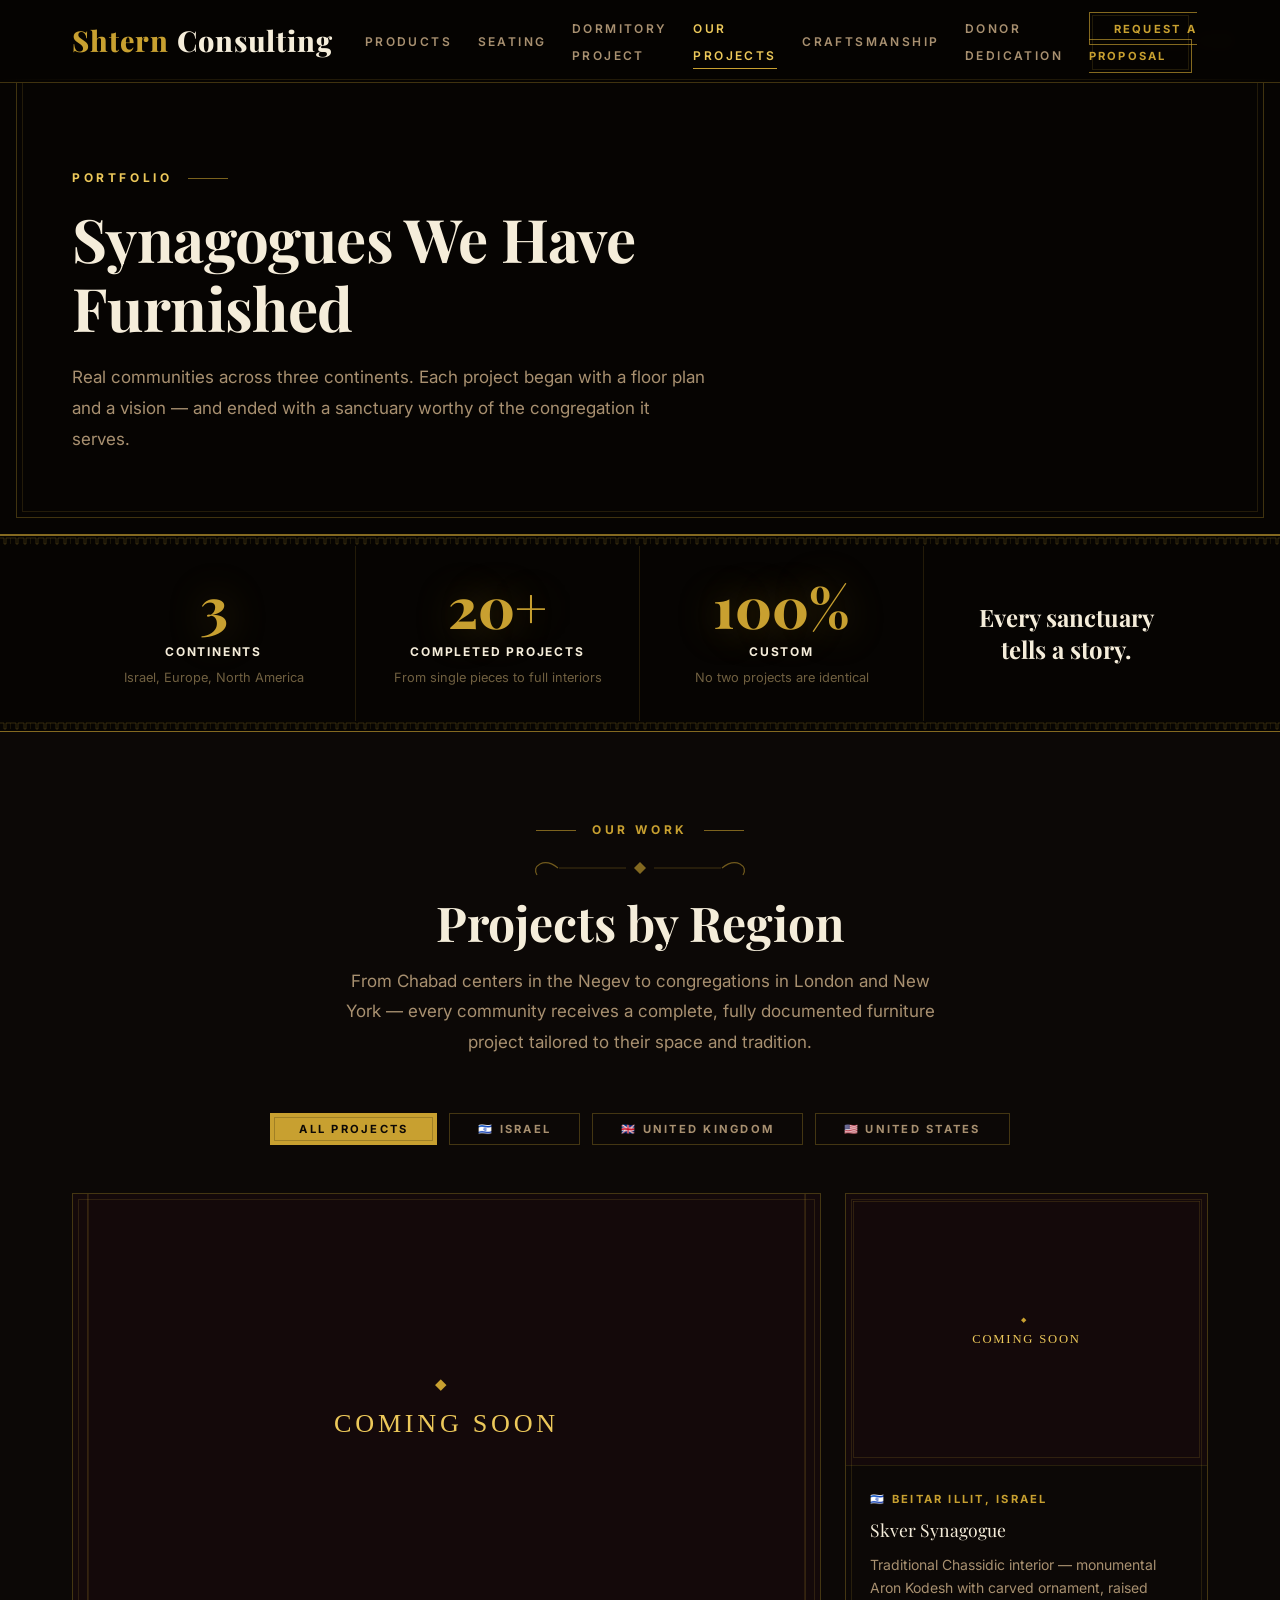
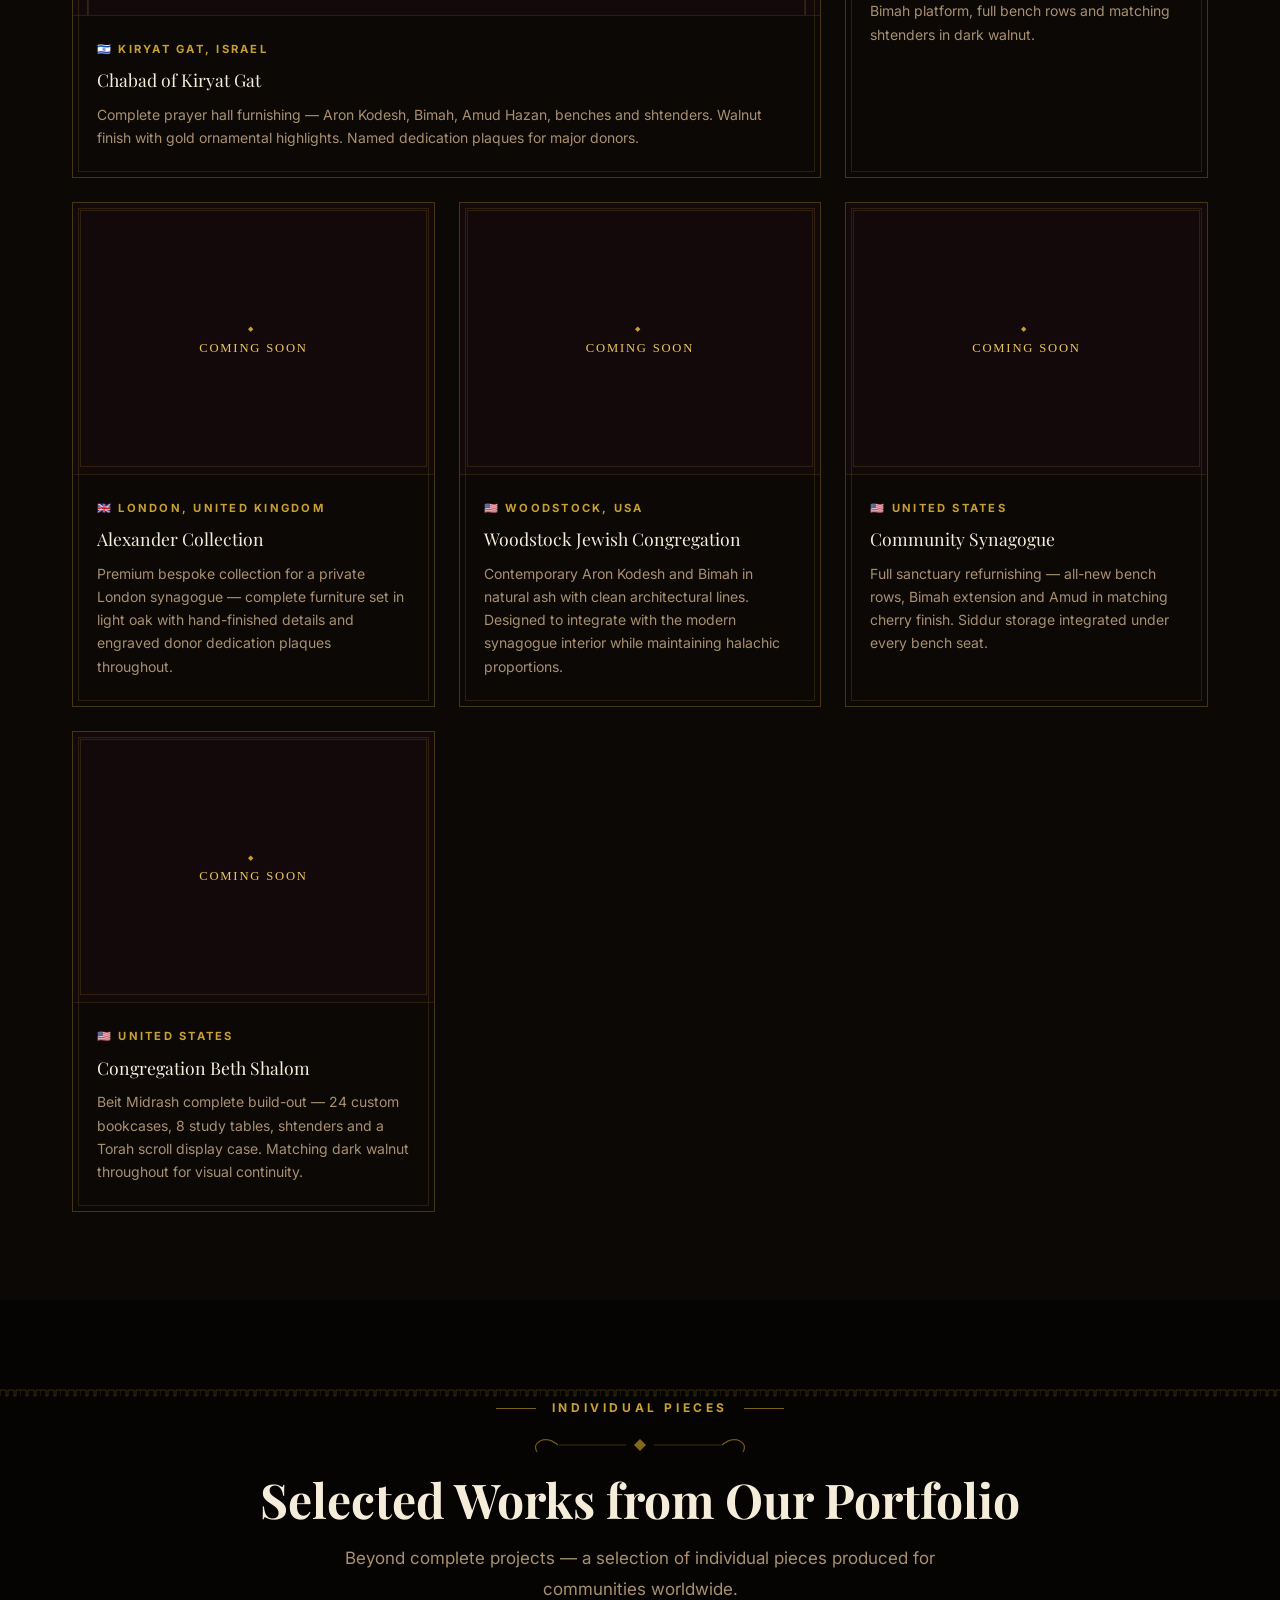
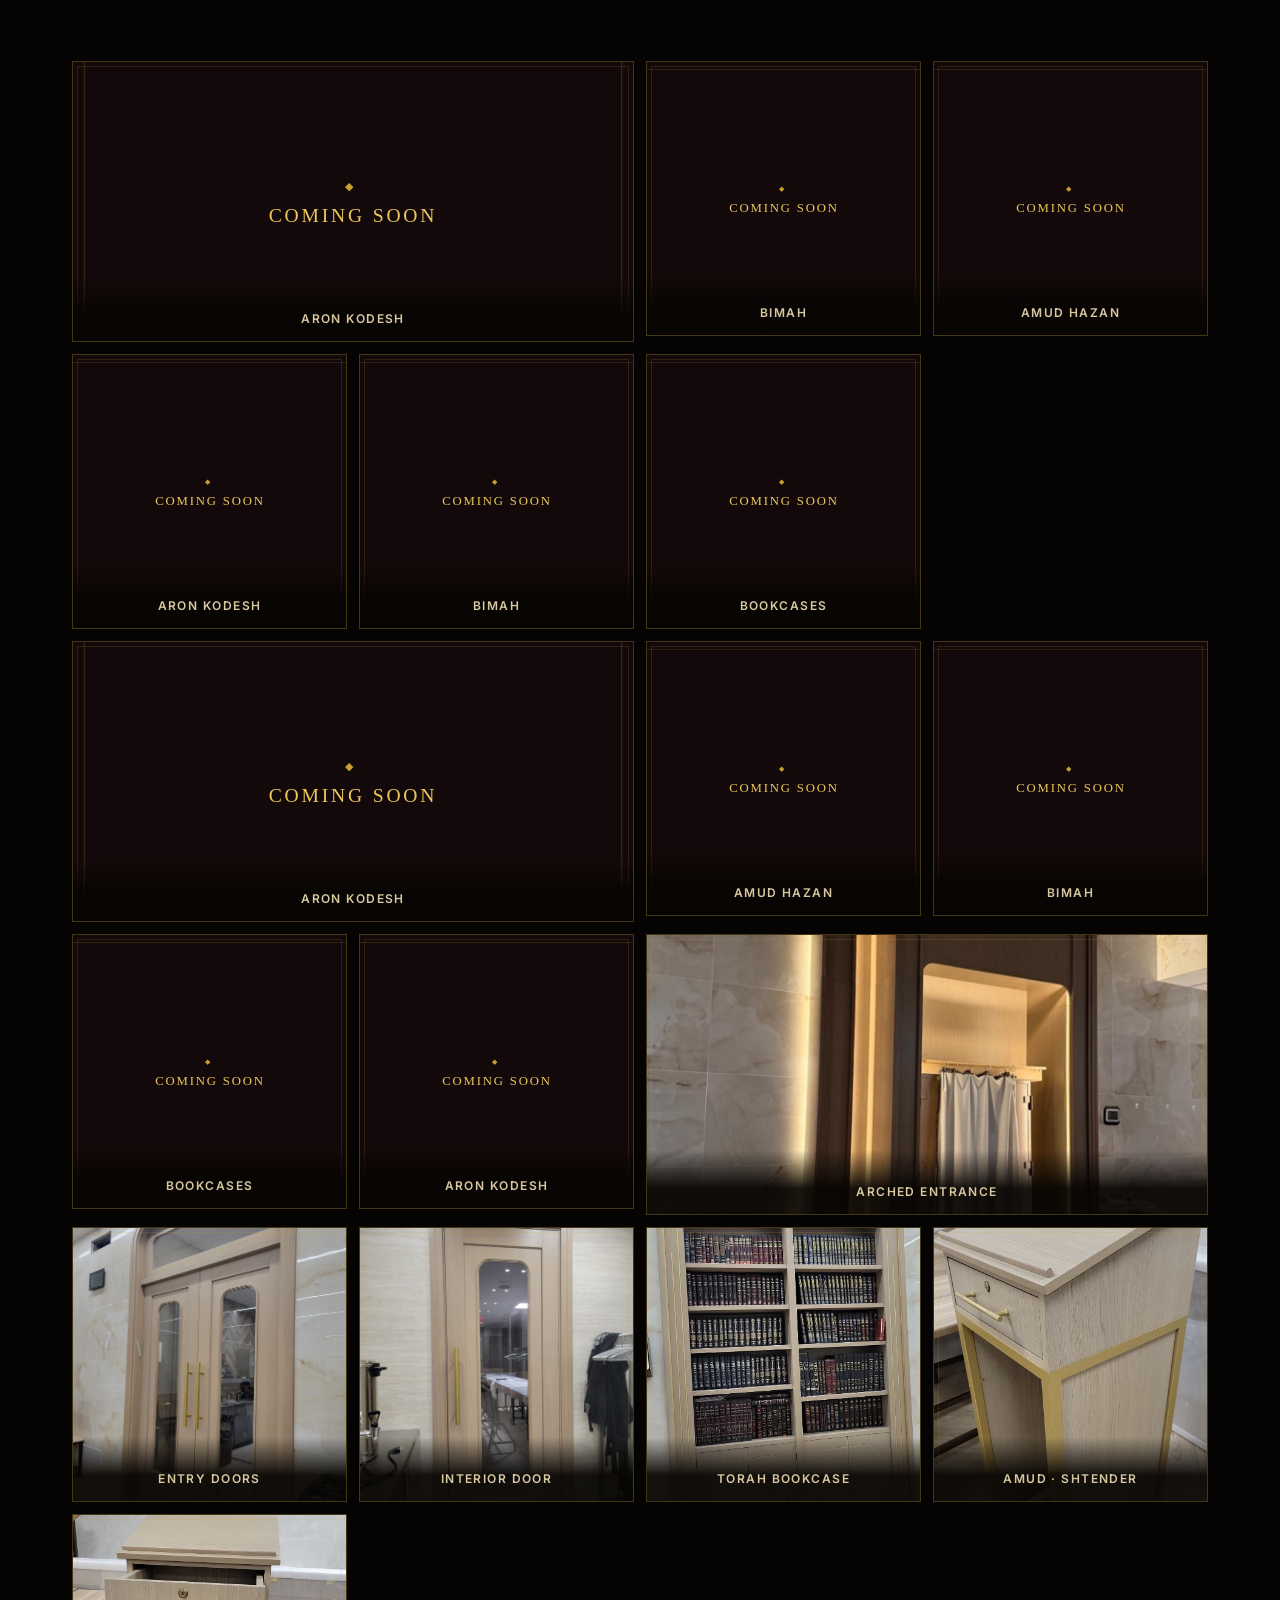
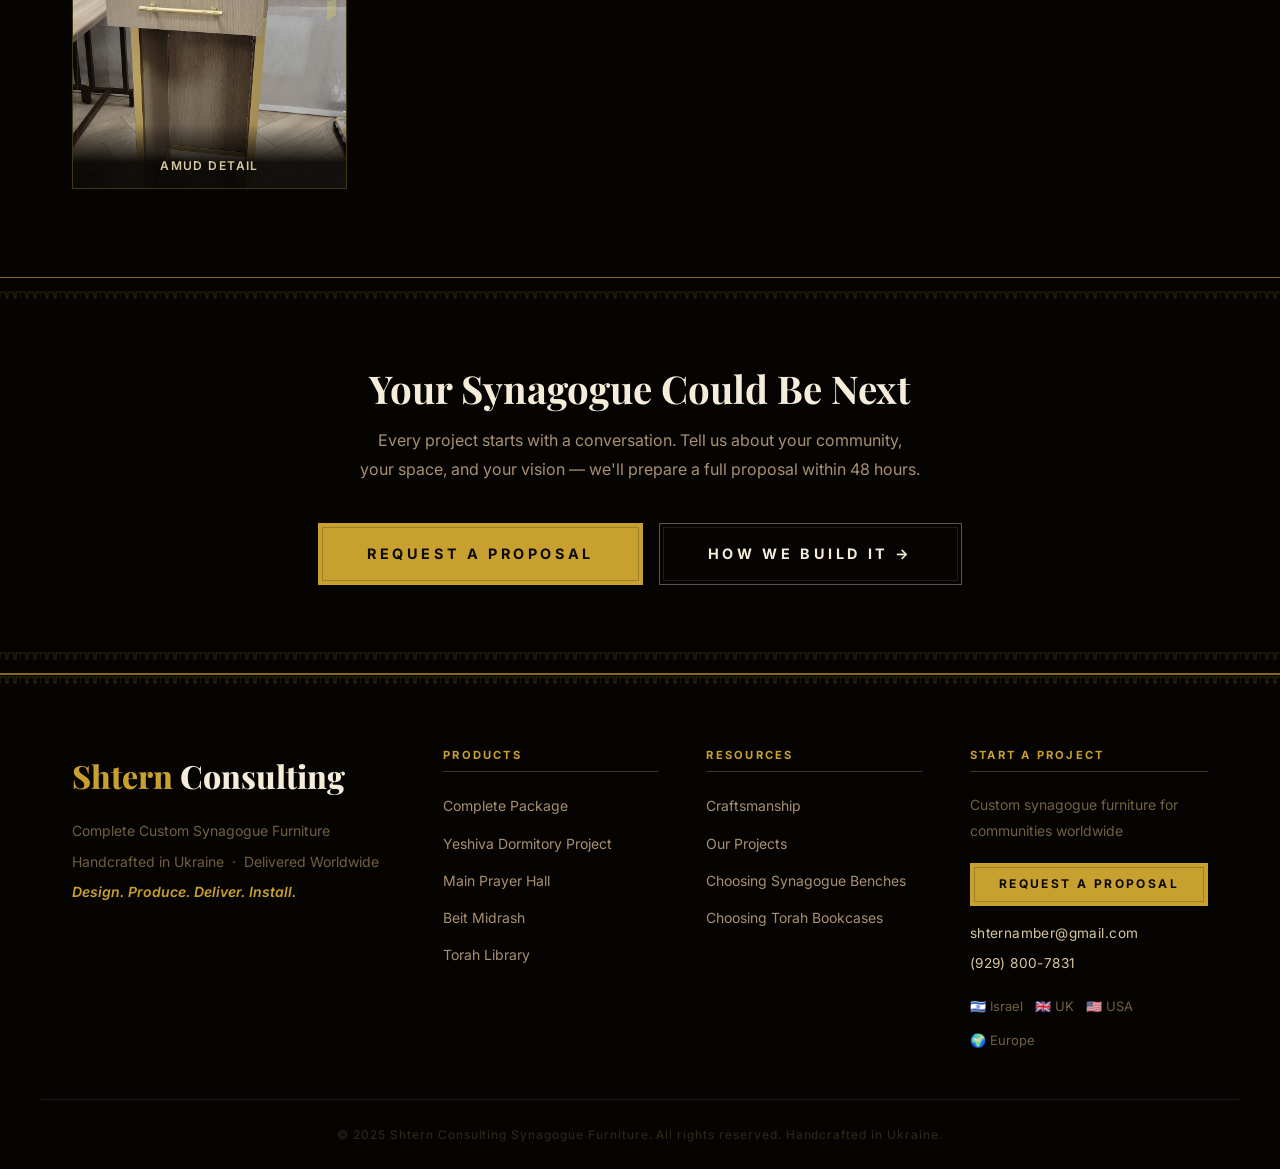
<file: projects.html>
<!DOCTYPE html>
<html lang="en">
<head>
  <meta charset="UTF-8">
  <meta name="viewport" content="width=device-width, initial-scale=1.0">
  <title>Our Projects — Synagogues We Have Furnished | Shtern Consulting</title>
  <meta name="description" content="Shtern Consulting custom synagogue furniture projects in Israel, United Kingdom and United States. Real communities, real sanctuaries — Aron Kodesh, Bimah, benches and complete interiors.">
  <link rel="preconnect" href="https://fonts.googleapis.com">
  <link rel="preconnect" href="https://fonts.gstatic.com" crossorigin>
  <link href="https://fonts.googleapis.com/css2?family=Playfair+Display:ital,wght@0,400;0,600;0,700;0,800;1,400;1,700&family=Inter:wght@300;400;500;600;700&display=swap" rel="stylesheet">
  <link rel="stylesheet" href="assets/css/styles.css">
</head>
<body>

  <!-- ===== NAVIGATION ===== -->
  <nav class="nav" id="nav">
    <div class="container nav__inner">
      <a href="index.html" class="nav__logo">
        <span class="nav__logo-ki">Shtern</span><span class="nav__logo-pro"> Consulting</span>
      </a>
      <button class="nav__toggle" id="navToggle" aria-label="Toggle menu">
        <span></span><span></span><span></span>
      </button>
      <ul class="nav__links" id="navLinks">
        <li><a href="complete-package.html">Products</a></li>
        <li><a href="seating.html">Seating</a></li>
        <li><a href="yeshiva-dormitory-project/">Dormitory Project</a></li>
        <li><a href="projects.html">Our Projects</a></li>
        <li><a href="production.html">Craftsmanship</a></li>
        <li><a href="donor-dedication.html">Donor Dedication</a></li>
        <li><a href="index.html#contact" class="nav__cta">Request a Proposal</a></li>
      </ul>
    </div>
  </nav>

  <!-- ===== PAGE HERO ===== -->
  <section class="page-hero" style="background-image: linear-gradient(to bottom, rgba(6,4,2,.62) 0%, rgba(6,4,2,.35) 50%, rgba(6,4,2,.78) 100%), url('https://ki-pro.com.ua/images/geo/Chabad-Kiryat-Gat.jpg');">
    <div class="container">
      <span class="section__label">Portfolio</span>
      <h1>Synagogues We Have<br>Furnished</h1>
      <p>Real communities across three continents. Each project began with a floor plan and a vision — and ended with a sanctuary worthy of the congregation it serves.</p>
    </div>
  </section>

  <!-- ===== STATS ===== -->
  <section class="stats">
    <div class="container stats__grid">
      <div class="stats__item">
        <div class="stats__number">3</div>
        <div class="stats__label">Continents</div>
        <div class="stats__desc">Israel, Europe, North America</div>
      </div>
      <div class="stats__item">
        <div class="stats__number">20+</div>
        <div class="stats__label">Completed Projects</div>
        <div class="stats__desc">From single pieces to full interiors</div>
      </div>
      <div class="stats__item">
        <div class="stats__number">100%</div>
        <div class="stats__label">Custom</div>
        <div class="stats__desc">No two projects are identical</div>
      </div>
      <div class="stats__item stats__item--tagline">
        <div class="stats__tagline">Every sanctuary<br>tells a story.</div>
      </div>
    </div>
  </section>

  <!-- ===== ALL PROJECTS ===== -->
  <section class="section" style="background: var(--obsidian);">
    <div class="container">
      <div class="section__header reveal">
        <span class="section__label">Our Work</span>
        <h2 class="section__title">Projects by Region</h2>
        <p class="section__desc">From Chabad centers in the Negev to congregations in London and New York — every community receives a complete, fully documented furniture project tailored to their space and tradition.</p>
      </div>

      <!-- Filter bar -->
      <div class="filter-bar reveal">
        <button class="filter-btn active" data-filter="all">All Projects</button>
        <button class="filter-btn" data-filter="israel">🇮🇱 Israel</button>
        <button class="filter-btn" data-filter="uk">🇬🇧 United Kingdom</button>
        <button class="filter-btn" data-filter="usa">🇺🇸 United States</button>
      </div>

      <div class="projects-full__grid" id="projectsGrid">

        <!-- FEATURED -->
        <div class="project-full-card project-full-card--featured reveal" data-region="israel">
          <img class="project-full-card__img" src="https://ki-pro.com.ua/images/geo/Chabad-Kiryat-Gat.jpg" alt="Chabad Kiryat Gat, Israel" loading="lazy">
          <div class="project-full-card__body">
            <div class="project-full-card__location">🇮🇱 Kiryat Gat, Israel</div>
            <div class="project-full-card__name">Chabad of Kiryat Gat</div>
            <p class="project-full-card__desc">Complete prayer hall furnishing — Aron Kodesh, Bimah, Amud Hazan, benches and shtenders. Walnut finish with gold ornamental highlights. Named dedication plaques for major donors.</p>
          </div>
        </div>

        <div class="project-full-card reveal reveal-delay-1" data-region="israel">
          <img class="project-full-card__img" src="https://ki-pro.com.ua/images/geo/Beitar_Illit_Skver_Synagogue.jpg" alt="Skver Synagogue, Beitar Illit" loading="lazy">
          <div class="project-full-card__body">
            <div class="project-full-card__location">🇮🇱 Beitar Illit, Israel</div>
            <div class="project-full-card__name">Skver Synagogue</div>
            <p class="project-full-card__desc">Traditional Chassidic interior — monumental Aron Kodesh with carved ornament, raised Bimah platform, full bench rows and matching shtenders in dark walnut.</p>
          </div>
        </div>

        <div class="project-full-card reveal reveal-delay-2" data-region="uk">
          <img class="project-full-card__img" src="https://ki-pro.com.ua/images/geo/London_Alexandr_collection.jpg" alt="Alexander Collection, London" loading="lazy">
          <div class="project-full-card__body">
            <div class="project-full-card__location">🇬🇧 London, United Kingdom</div>
            <div class="project-full-card__name">Alexander Collection</div>
            <p class="project-full-card__desc">Premium bespoke collection for a private London synagogue — complete furniture set in light oak with hand-finished details and engraved donor dedication plaques throughout.</p>
          </div>
        </div>

        <div class="project-full-card reveal" data-region="usa">
          <img class="project-full-card__img" src="https://ki-pro.com.ua/images/geo/Woodstock.jpg" alt="Woodstock Synagogue, USA" loading="lazy">
          <div class="project-full-card__body">
            <div class="project-full-card__location">🇺🇸 Woodstock, USA</div>
            <div class="project-full-card__name">Woodstock Jewish Congregation</div>
            <p class="project-full-card__desc">Contemporary Aron Kodesh and Bimah in natural ash with clean architectural lines. Designed to integrate with the modern synagogue interior while maintaining halachic proportions.</p>
          </div>
        </div>

        <div class="project-full-card reveal reveal-delay-1" data-region="usa">
          <img class="project-full-card__img" src="https://ki-pro.com.ua/images/geo/US101.jpg" alt="USA Community Synagogue" loading="lazy">
          <div class="project-full-card__body">
            <div class="project-full-card__location">🇺🇸 United States</div>
            <div class="project-full-card__name">Community Synagogue</div>
            <p class="project-full-card__desc">Full sanctuary refurnishing — all-new bench rows, Bimah extension and Amud in matching cherry finish. Siddur storage integrated under every bench seat.</p>
          </div>
        </div>

        <div class="project-full-card reveal reveal-delay-2" data-region="usa">
          <img class="project-full-card__img" src="https://ki-pro.com.ua/images/geo/US97.jpg" alt="Congregation Beth Shalom, USA" loading="lazy">
          <div class="project-full-card__body">
            <div class="project-full-card__location">🇺🇸 United States</div>
            <div class="project-full-card__name">Congregation Beth Shalom</div>
            <p class="project-full-card__desc">Beit Midrash complete build-out — 24 custom bookcases, 8 study tables, shtenders and a Torah scroll display case. Matching dark walnut throughout for visual continuity.</p>
          </div>
        </div>

      </div>
    </div>
  </section>

  <!-- ===== PRODUCT GALLERY ===== -->
  <section class="section gallery" style="background: var(--night);">
    <div class="container">
      <div class="section__header reveal">
        <span class="section__label">Individual Pieces</span>
        <h2 class="section__title">Selected Works from Our Portfolio</h2>
        <p class="section__desc">Beyond complete projects — a selection of individual pieces produced for communities worldwide.</p>
      </div>
      <div class="gallery__grid">
        <div class="gallery-item gallery-item--wide reveal">
          <img src="https://ki-pro.com.ua/images/gallery/small/3_aron_icon.jpg" alt="Aron Kodesh" loading="lazy">
          <div class="gallery-item__label">Aron Kodesh</div>
        </div>
        <div class="gallery-item reveal reveal-delay-1">
          <img src="https://ki-pro.com.ua/images/gallery/small/3_bimah_icon.jpg" alt="Bimah" loading="lazy">
          <div class="gallery-item__label">Bimah</div>
        </div>
        <div class="gallery-item reveal reveal-delay-2">
          <img src="https://ki-pro.com.ua/images/gallery/small/2_amud_icon.jpg" alt="Amud Hazan" loading="lazy">
          <div class="gallery-item__label">Amud Hazan</div>
        </div>
        <div class="gallery-item reveal">
          <img src="https://ki-pro.com.ua/images/gallery/small/4_aron_icon.jpg" alt="Aron Kodesh" loading="lazy">
          <div class="gallery-item__label">Aron Kodesh</div>
        </div>
        <div class="gallery-item reveal reveal-delay-1">
          <img src="https://ki-pro.com.ua/images/gallery/small/2_bimah_icon.jpg" alt="Bimah" loading="lazy">
          <div class="gallery-item__label">Bimah</div>
        </div>
        <div class="gallery-item reveal reveal-delay-2">
          <img src="https://ki-pro.com.ua/images/gallery/small/2_bookcases_icon.jpg" alt="Bookcases" loading="lazy">
          <div class="gallery-item__label">Bookcases</div>
        </div>
        <div class="gallery-item gallery-item--wide reveal reveal-delay-1">
          <img src="https://ki-pro.com.ua/images/gallery/small/1_aron_icon.jpg" alt="Aron Kodesh" loading="lazy">
          <div class="gallery-item__label">Aron Kodesh</div>
        </div>
        <div class="gallery-item reveal">
          <img src="https://ki-pro.com.ua/images/gallery/small/1_amud_icon.jpg" alt="Amud Hazan" loading="lazy">
          <div class="gallery-item__label">Amud Hazan</div>
        </div>
        <div class="gallery-item reveal reveal-delay-1">
          <img src="https://ki-pro.com.ua/images/gallery/small/1_bimah_icon.jpg" alt="Bimah" loading="lazy">
          <div class="gallery-item__label">Bimah</div>
        </div>
        <div class="gallery-item reveal reveal-delay-2">
          <img src="https://ki-pro.com.ua/images/gallery/small/1_bookcases_icon.jpg" alt="Bookcases" loading="lazy">
          <div class="gallery-item__label">Bookcases</div>
        </div>
        <div class="gallery-item reveal reveal-delay-3">
          <img src="https://ki-pro.com.ua/images/gallery/small/2_aron_icon.jpg" alt="Aron Kodesh" loading="lazy">
          <div class="gallery-item__label">Aron Kodesh</div>
        </div>
        <div class="gallery-item gallery-item--wide reveal">
          <img src="assets/photos/v7.jpeg" alt="Illuminated arched entrance" loading="lazy">
          <div class="gallery-item__label">Arched Entrance</div>
        </div>
        <div class="gallery-item reveal reveal-delay-1">
          <img src="assets/photos/v8.jpeg" alt="Custom entry doors with gold handles" loading="lazy">
          <div class="gallery-item__label">Entry Doors</div>
        </div>
        <div class="gallery-item reveal reveal-delay-2">
          <img src="assets/photos/v6.jpeg" alt="Custom interior door with arched glass" loading="lazy">
          <div class="gallery-item__label">Interior Door</div>
        </div>
        <div class="gallery-item reveal">
          <img src="assets/photos/v13.jpeg" alt="Built-in Torah bookcase" loading="lazy">
          <div class="gallery-item__label">Torah Bookcase</div>
        </div>
        <div class="gallery-item reveal reveal-delay-1">
          <img src="assets/photos/v9.jpeg" alt="Amud — reading stand in oak and gold" loading="lazy">
          <div class="gallery-item__label">Amud · Shtender</div>
        </div>
        <div class="gallery-item reveal reveal-delay-2">
          <img src="assets/photos/v10.jpeg" alt="Amud detail — drawer and gold frame" loading="lazy">
          <div class="gallery-item__label">Amud Detail</div>
        </div>
      </div>
    </div>
  </section>

  <!-- ===== CTA ===== -->
  <section class="cta-band">
    <div class="container">
      <h2>Your Synagogue Could Be Next</h2>
      <p>Every project starts with a conversation. Tell us about your community, your space, and your vision — we'll prepare a full proposal within 48 hours.</p>
      <div style="display: flex; gap: 1rem; justify-content: center; flex-wrap: wrap;">
        <a href="index.html#contact" class="btn btn--gold btn--lg">Request a Proposal</a>
        <a href="production.html" class="btn btn--outline btn--lg">How We Build It →</a>
      </div>
    </div>
  </section>

  <!-- ===== FOOTER ===== -->
  <footer class="footer">
    <div class="footer__meander"></div>
    <div class="container footer__inner">
      <div class="footer__brand">
        <div class="footer__logo"><span class="nav__logo-ki">Shtern</span><span class="nav__logo-pro"> Consulting</span></div>
        <p>Complete Custom Synagogue Furniture</p>
        <p>Handcrafted in Ukraine &nbsp;·&nbsp; Delivered Worldwide</p>
        <p class="footer__tagline">Design. Produce. Deliver. Install.</p>
      </div>
      <div class="footer__links">
        <h4>Products</h4>
        <ul>
          <li><a href="complete-package.html">Complete Package</a></li>
          <li><a href="yeshiva-dormitory-project/">Yeshiva Dormitory Project</a></li>
          <li><a href="complete-package.html#prayer-hall">Main Prayer Hall</a></li>
          <li><a href="complete-package.html#beit-midrash">Beit Midrash</a></li>
          <li><a href="complete-package.html#torah-library">Torah Library</a></li>
        </ul>
      </div>
      <div class="footer__links">
        <h4>Resources</h4>
        <ul>
          <li><a href="production.html">Craftsmanship</a></li>
          <li><a href="projects.html">Our Projects</a></li>
          <li><a href="guide-benches.html">Choosing Synagogue Benches</a></li>
          <li><a href="guide-bookcases.html">Choosing Torah Bookcases</a></li>
        </ul>
      </div>
      <div class="footer__contact">
        <h4>Start a Project</h4>
        <p>Custom synagogue furniture for communities worldwide</p>
        <a href="index.html#contact" class="btn btn--gold btn--sm">Request a Proposal</a>
        <div class="footer__contact-info">
          <a href="mailto:shternamber@gmail.com">shternamber@gmail.com</a>
          <a href="tel:+19298007831">(929) 800-7831</a>
        </div>
        <div class="footer__regions">
          <span>🇮🇱 Israel</span><span>🇬🇧 UK</span><span>🇺🇸 USA</span><span>🌍 Europe</span>
        </div>
      </div>
    </div>
    <div class="footer__bottom">
      <div class="container">
        <p>&copy; 2025 Shtern Consulting Synagogue Furniture. All rights reserved. Handcrafted in Ukraine.</p>
      </div>
    </div>
  </footer>

  <script src="assets/js/main.js"></script>
  <script>
    /* Filter functionality */
    const filterBtns = document.querySelectorAll('.filter-btn');
    const projectCards = document.querySelectorAll('#projectsGrid [data-region]');
    filterBtns.forEach(btn => {
      btn.addEventListener('click', () => {
        filterBtns.forEach(b => b.classList.remove('active'));
        btn.classList.add('active');
        const filter = btn.dataset.filter;
        projectCards.forEach(card => {
          if (filter === 'all' || card.dataset.region === filter) {
            card.style.display = '';
          } else {
            card.style.display = 'none';
          }
        });
      });
    });
  </script>
</body>
</html>
</file>
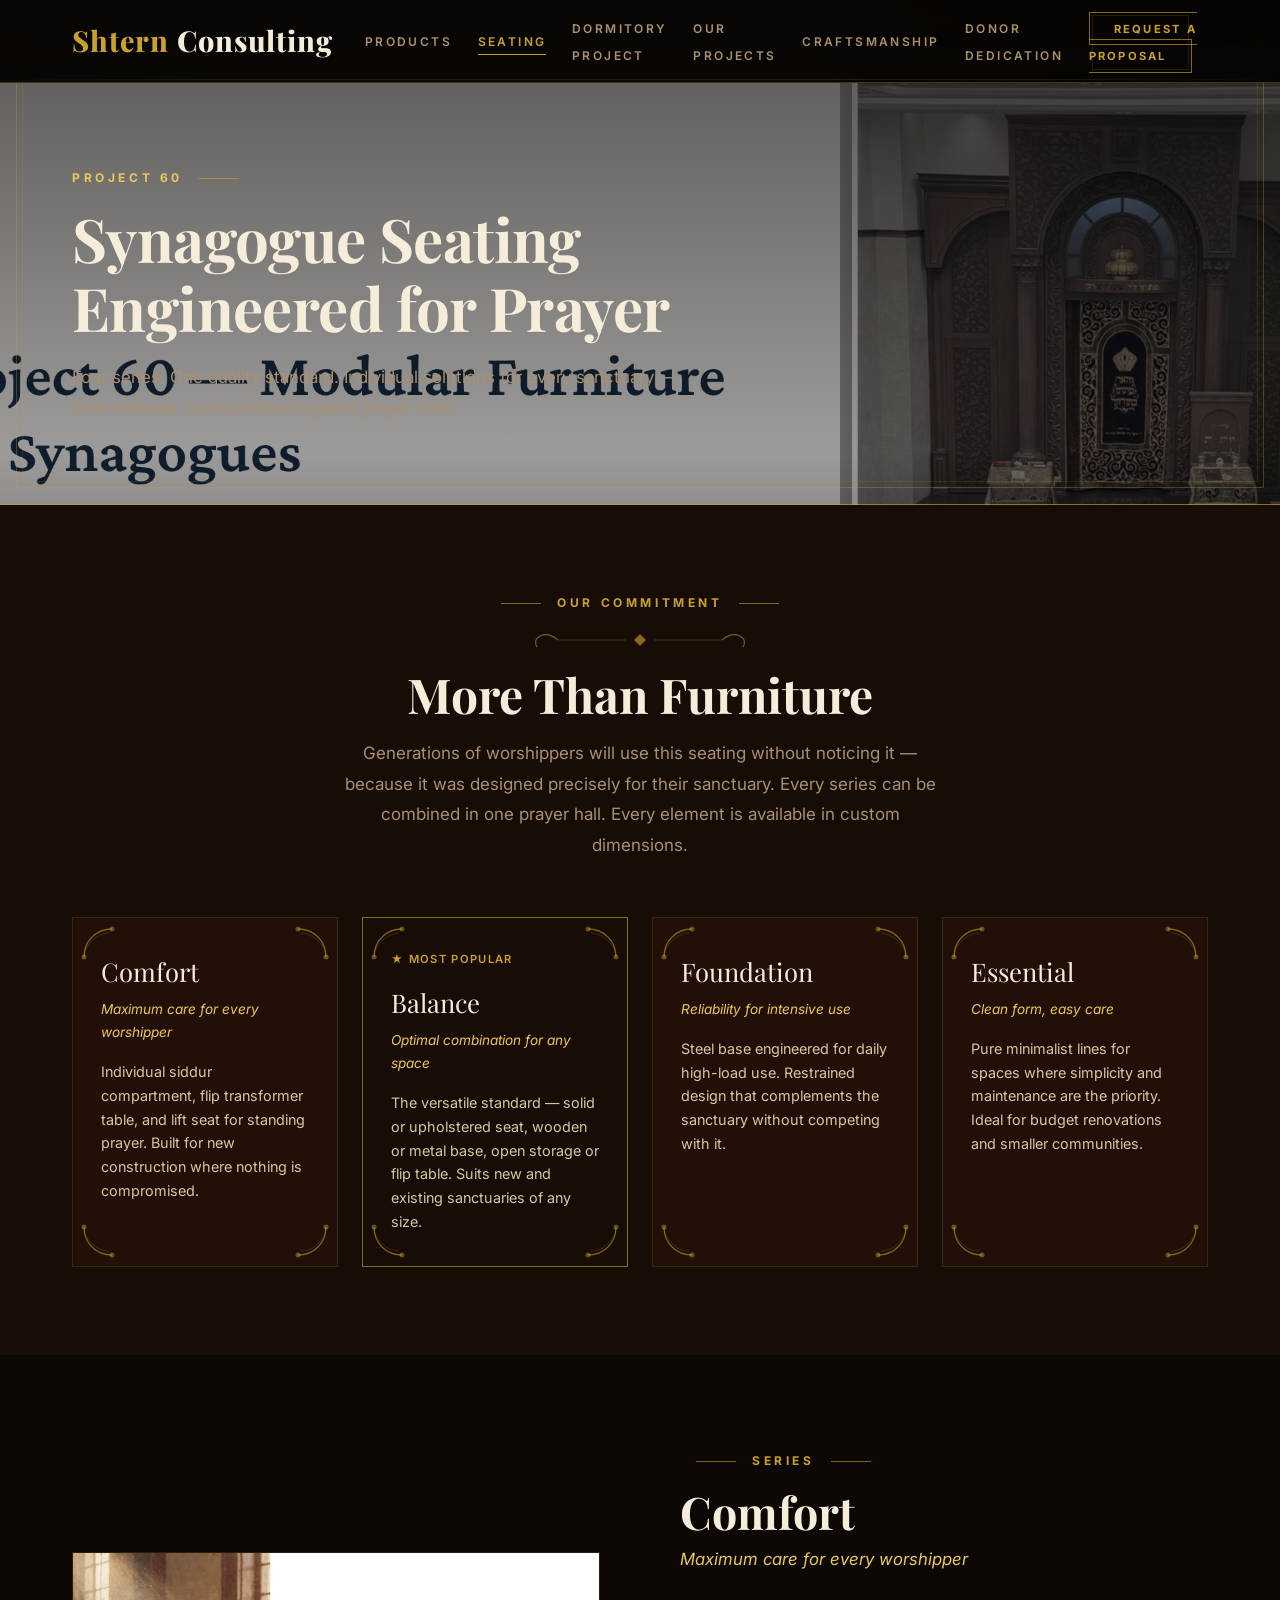
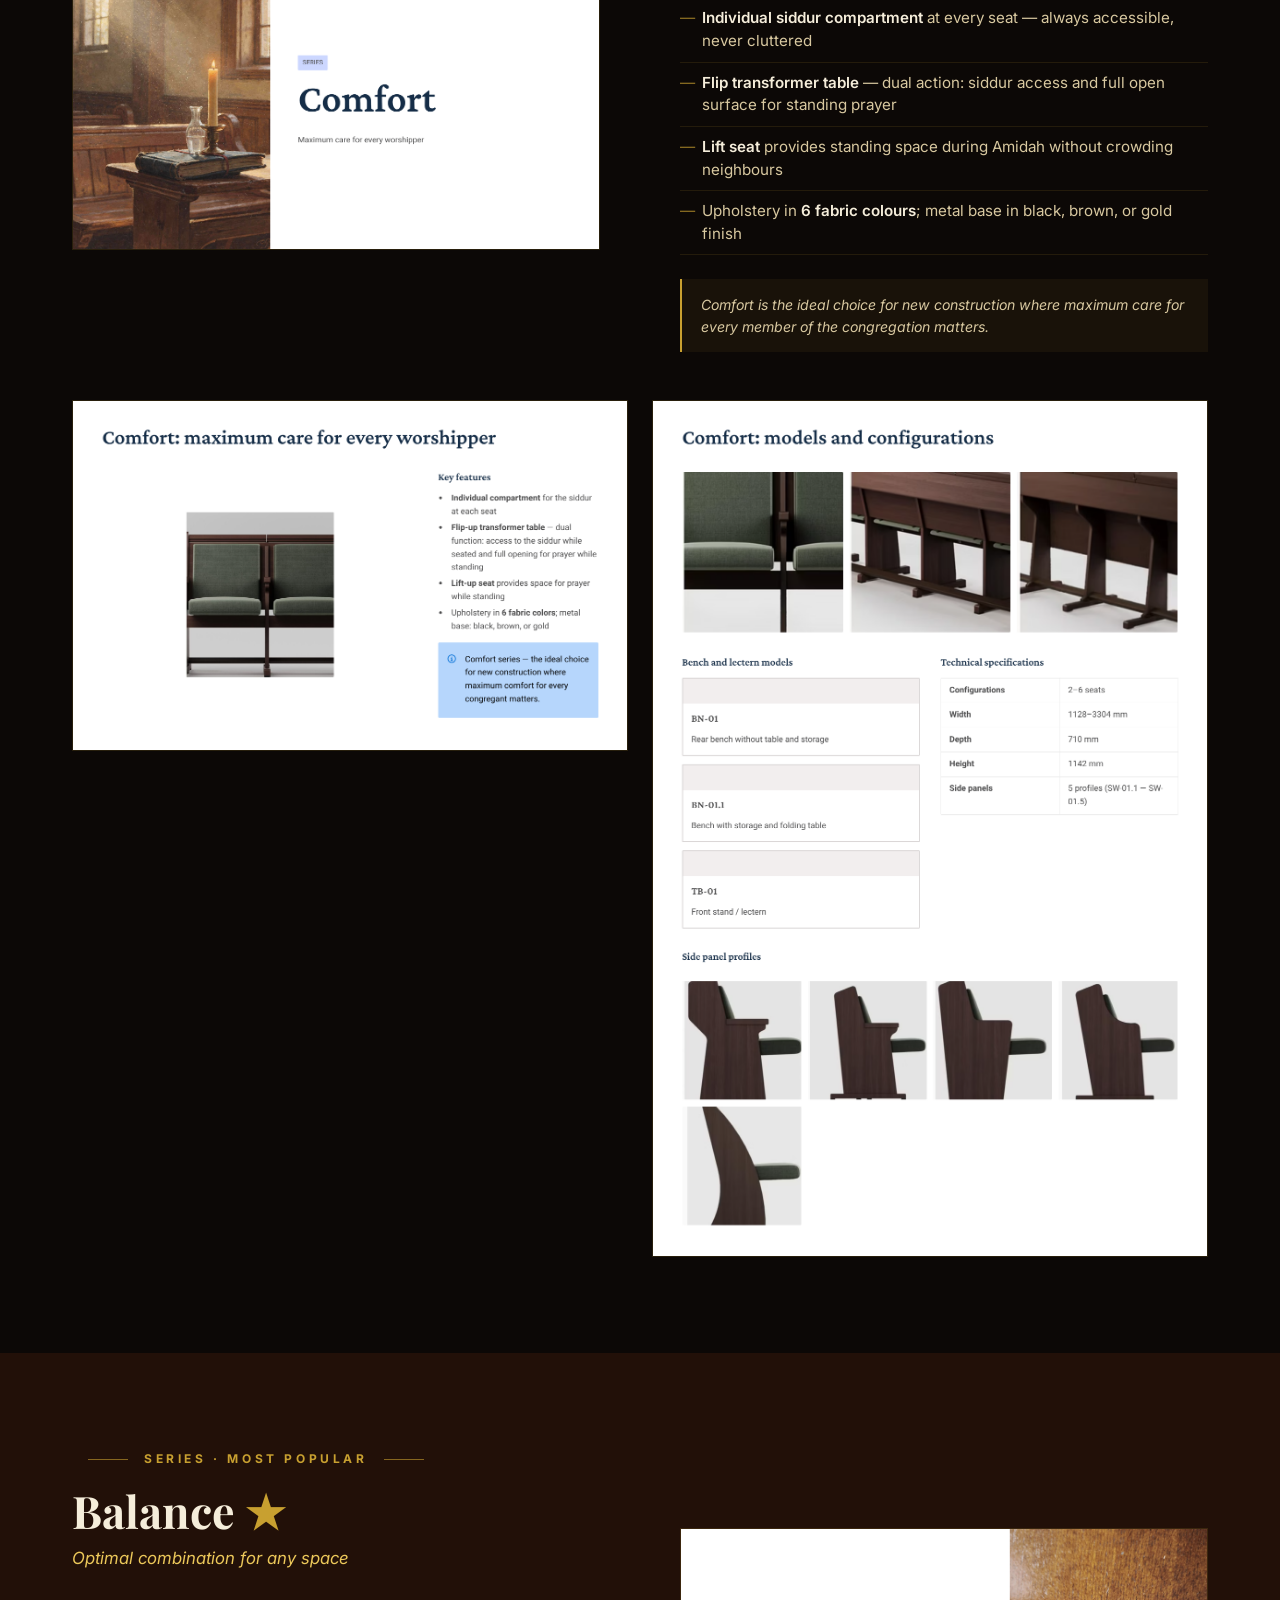
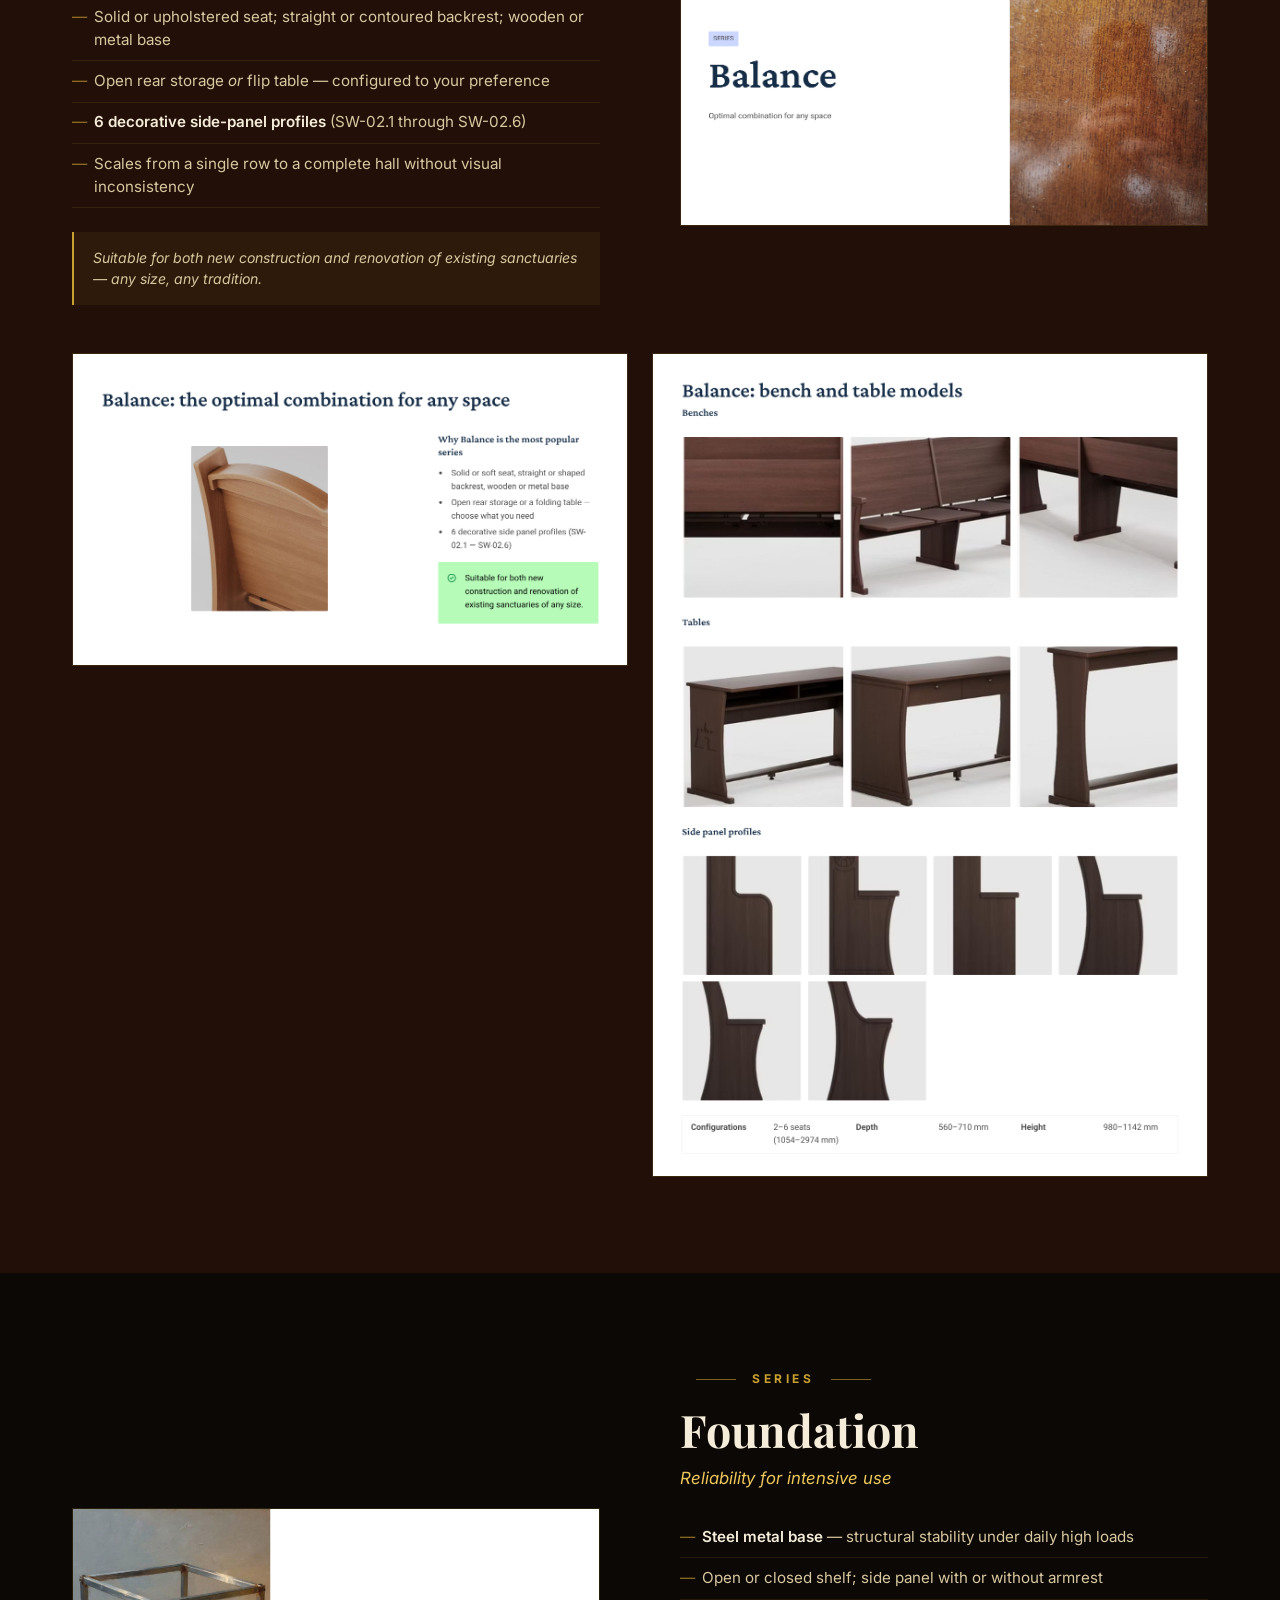
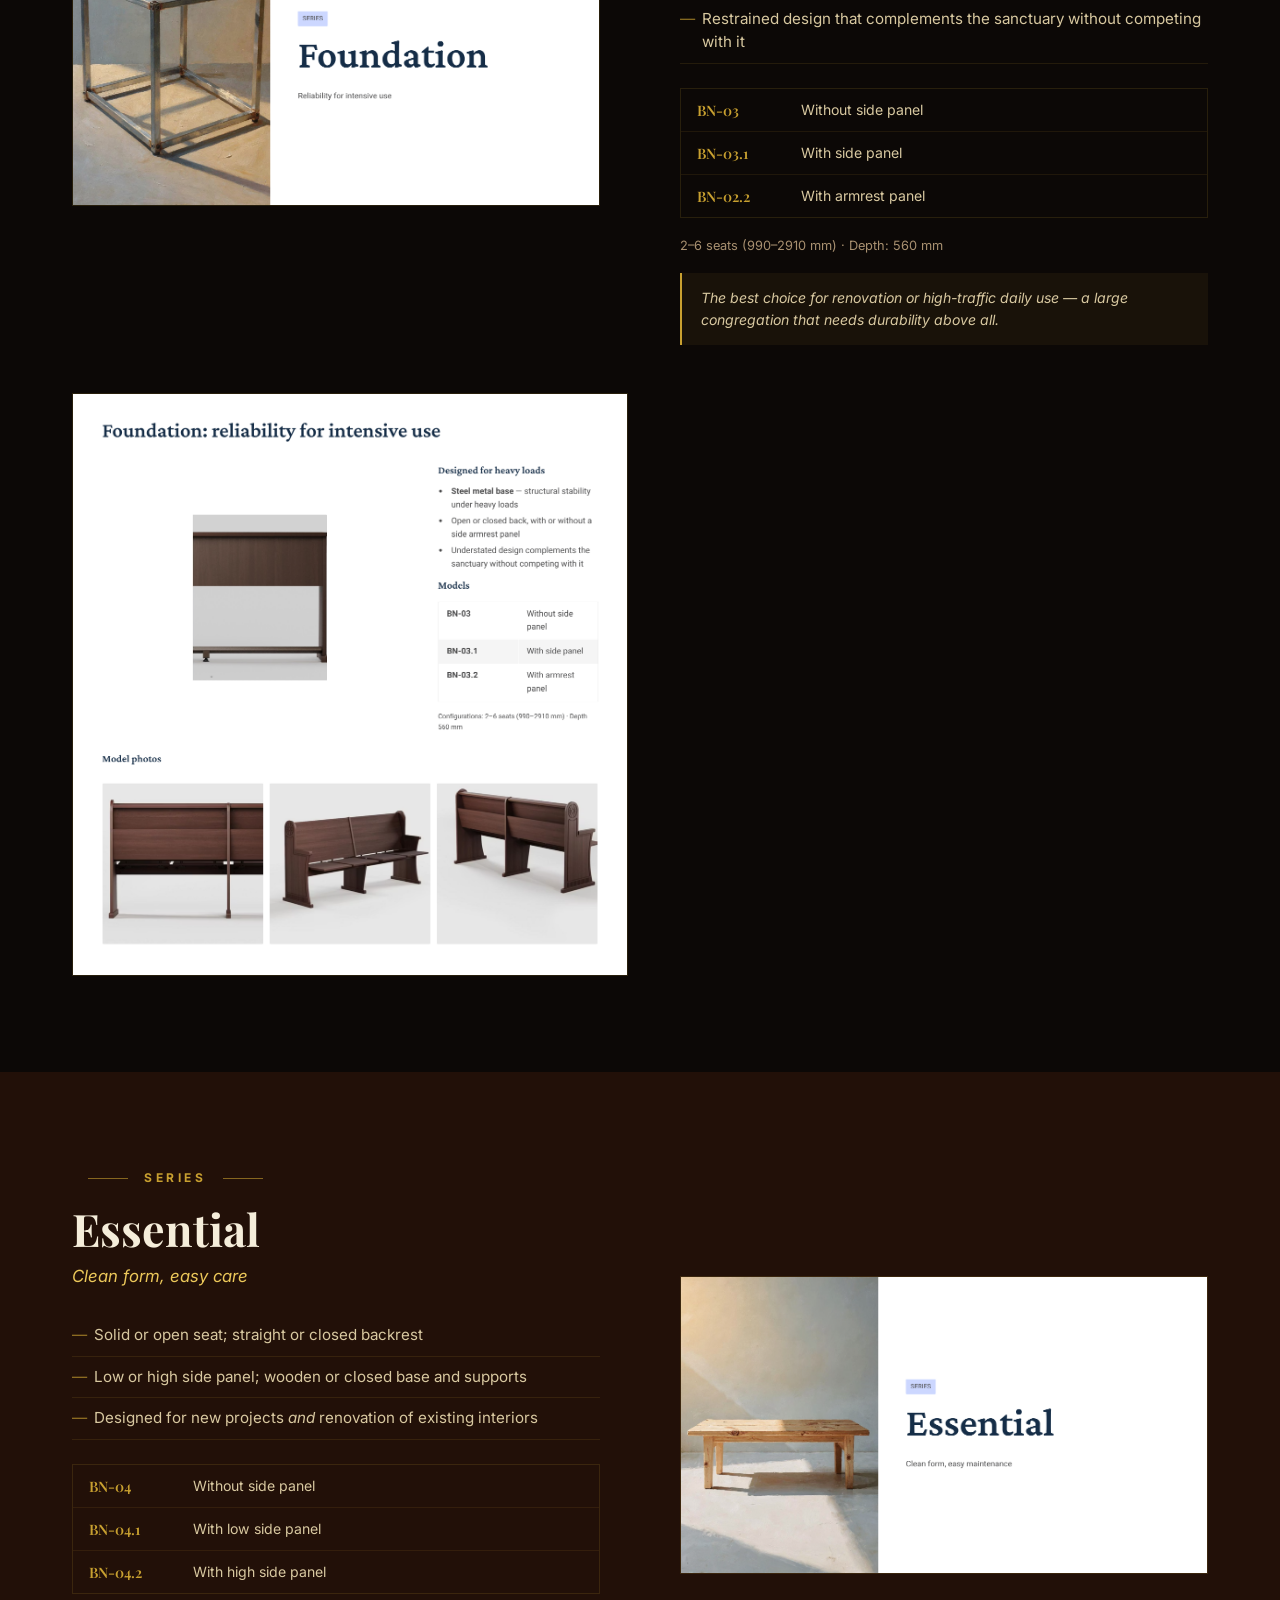
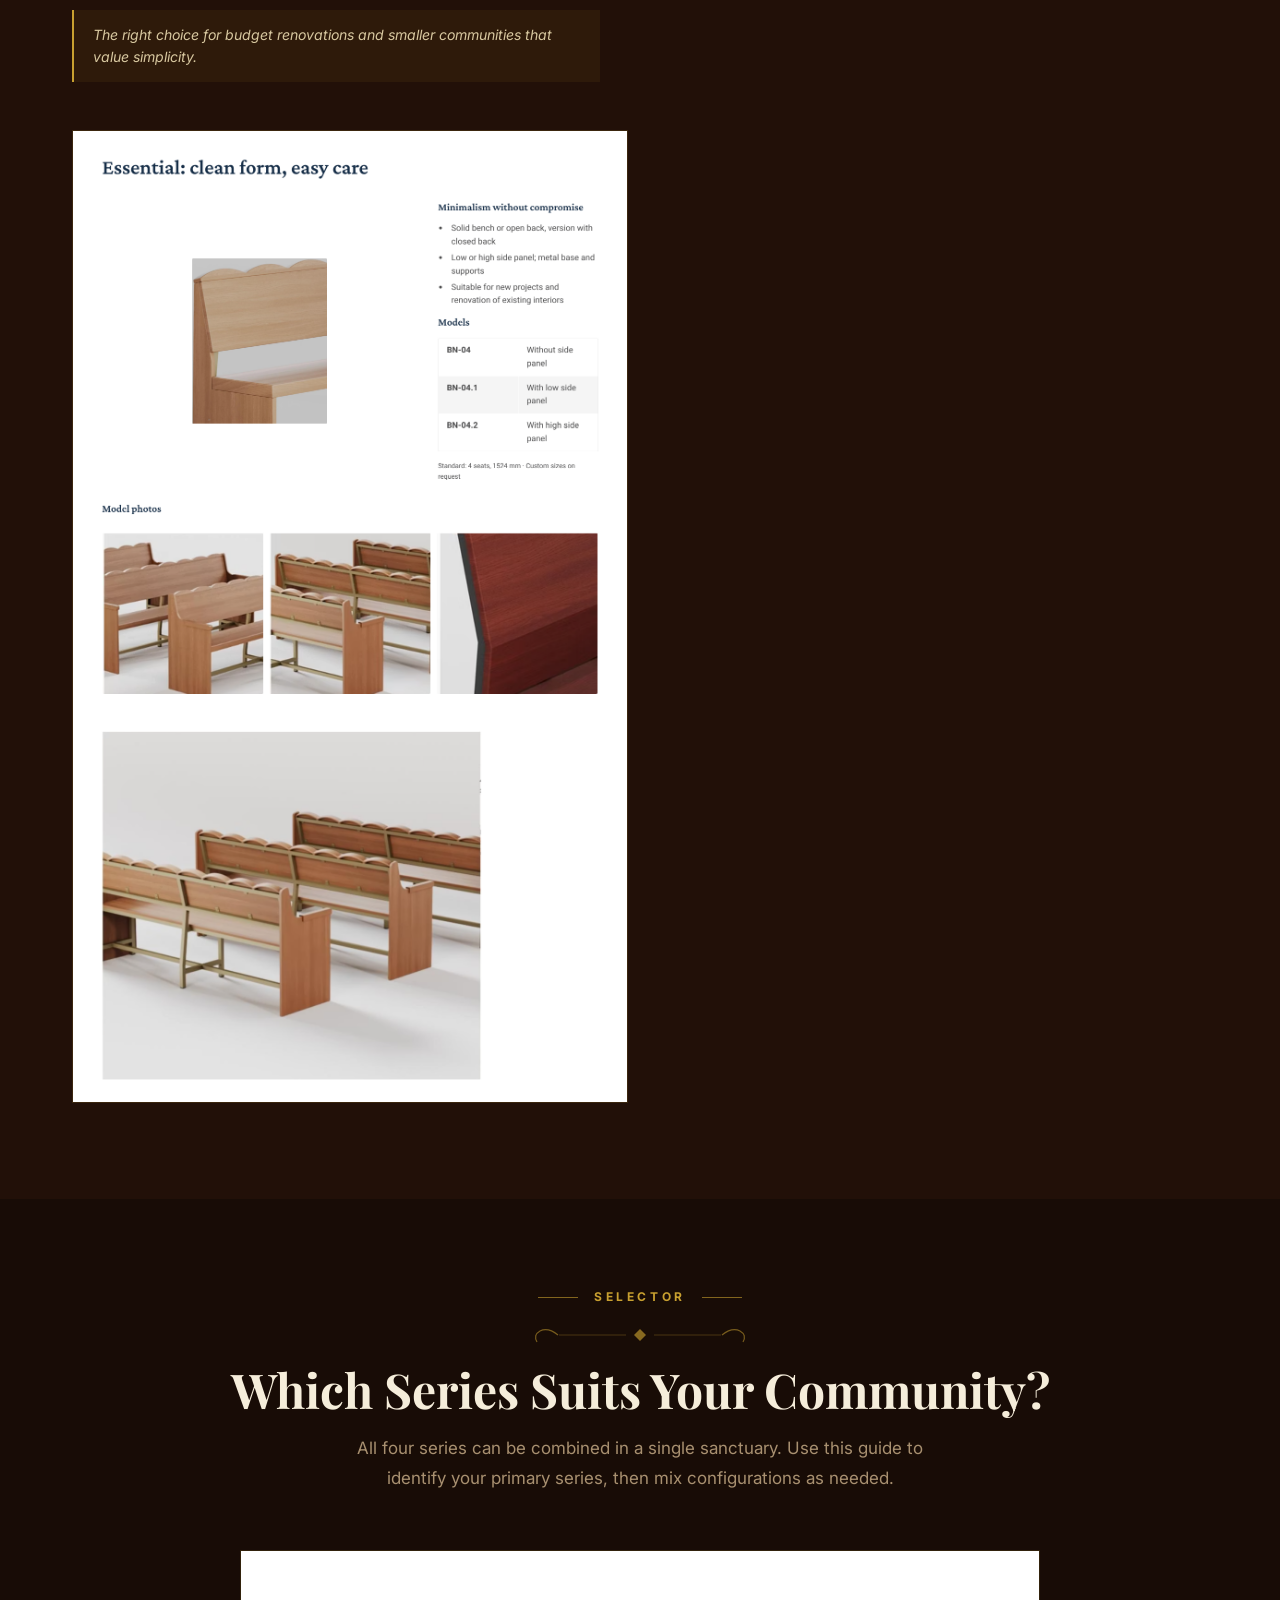
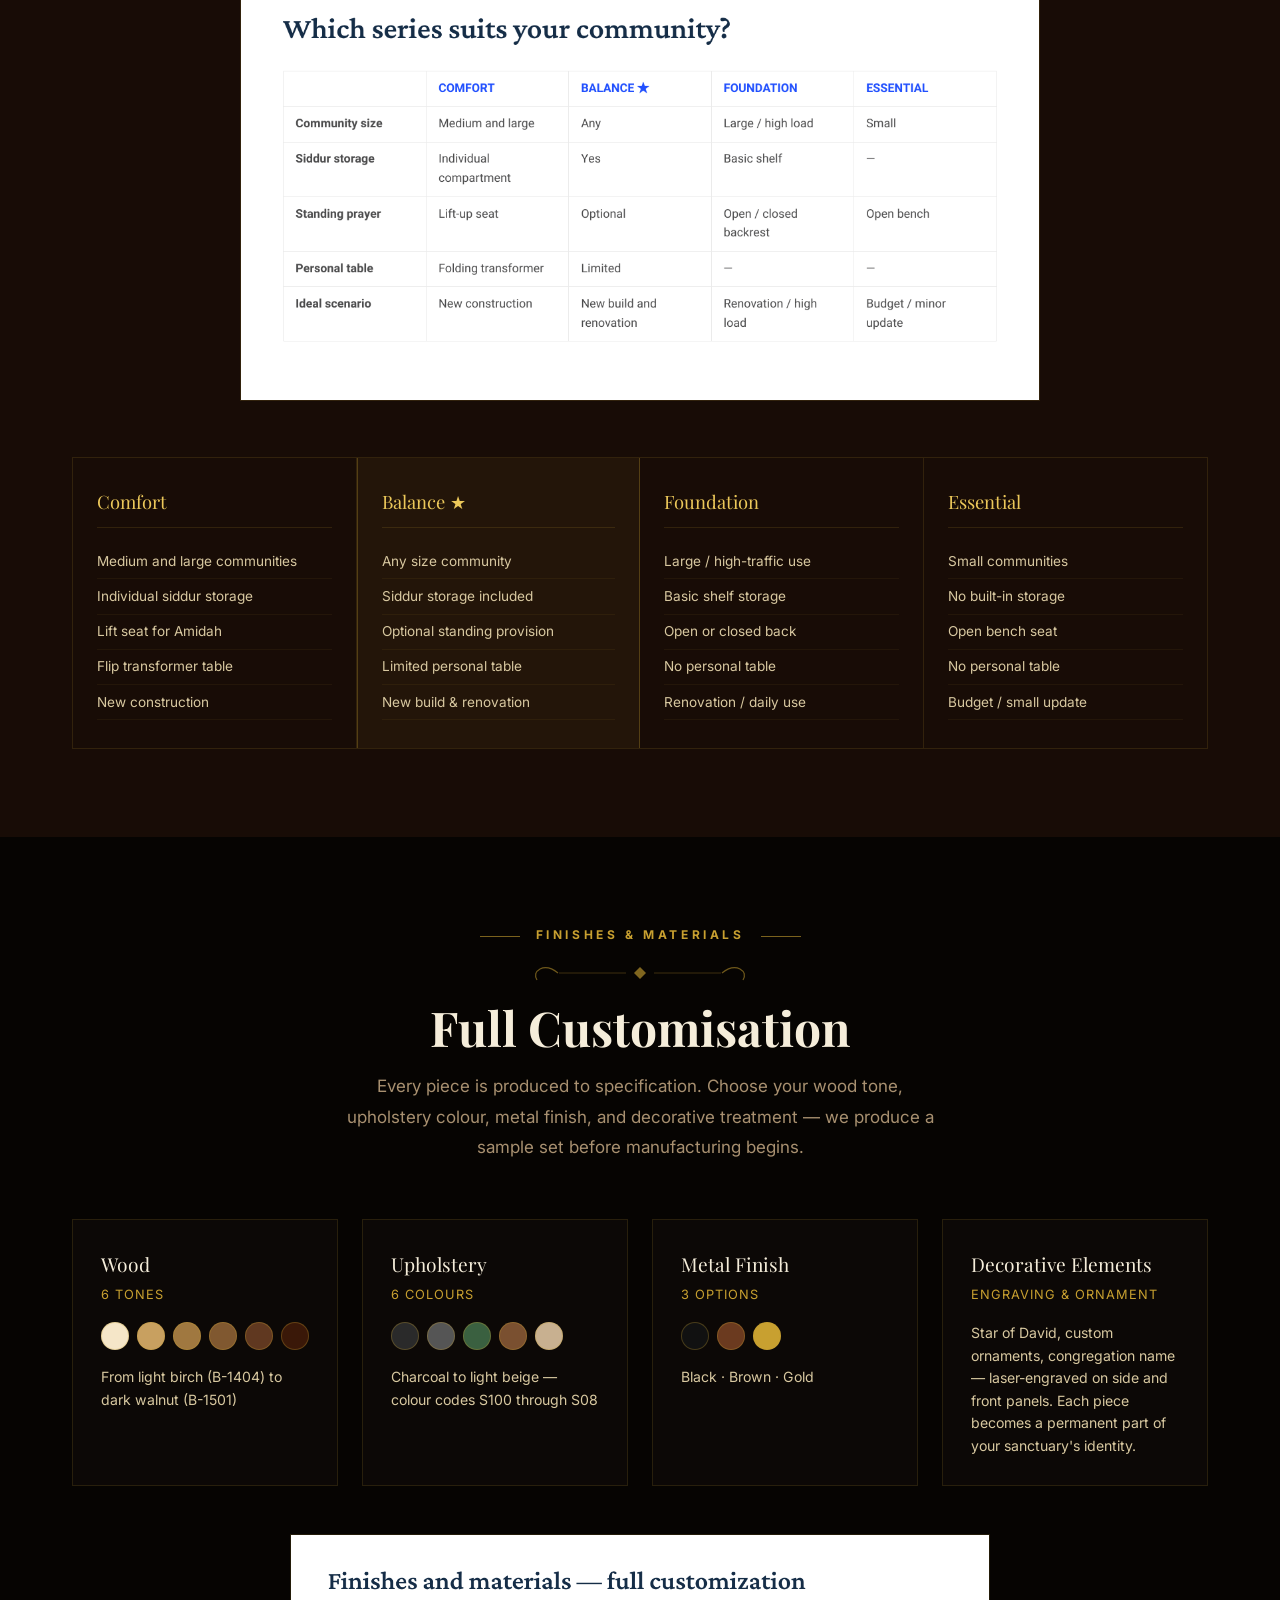
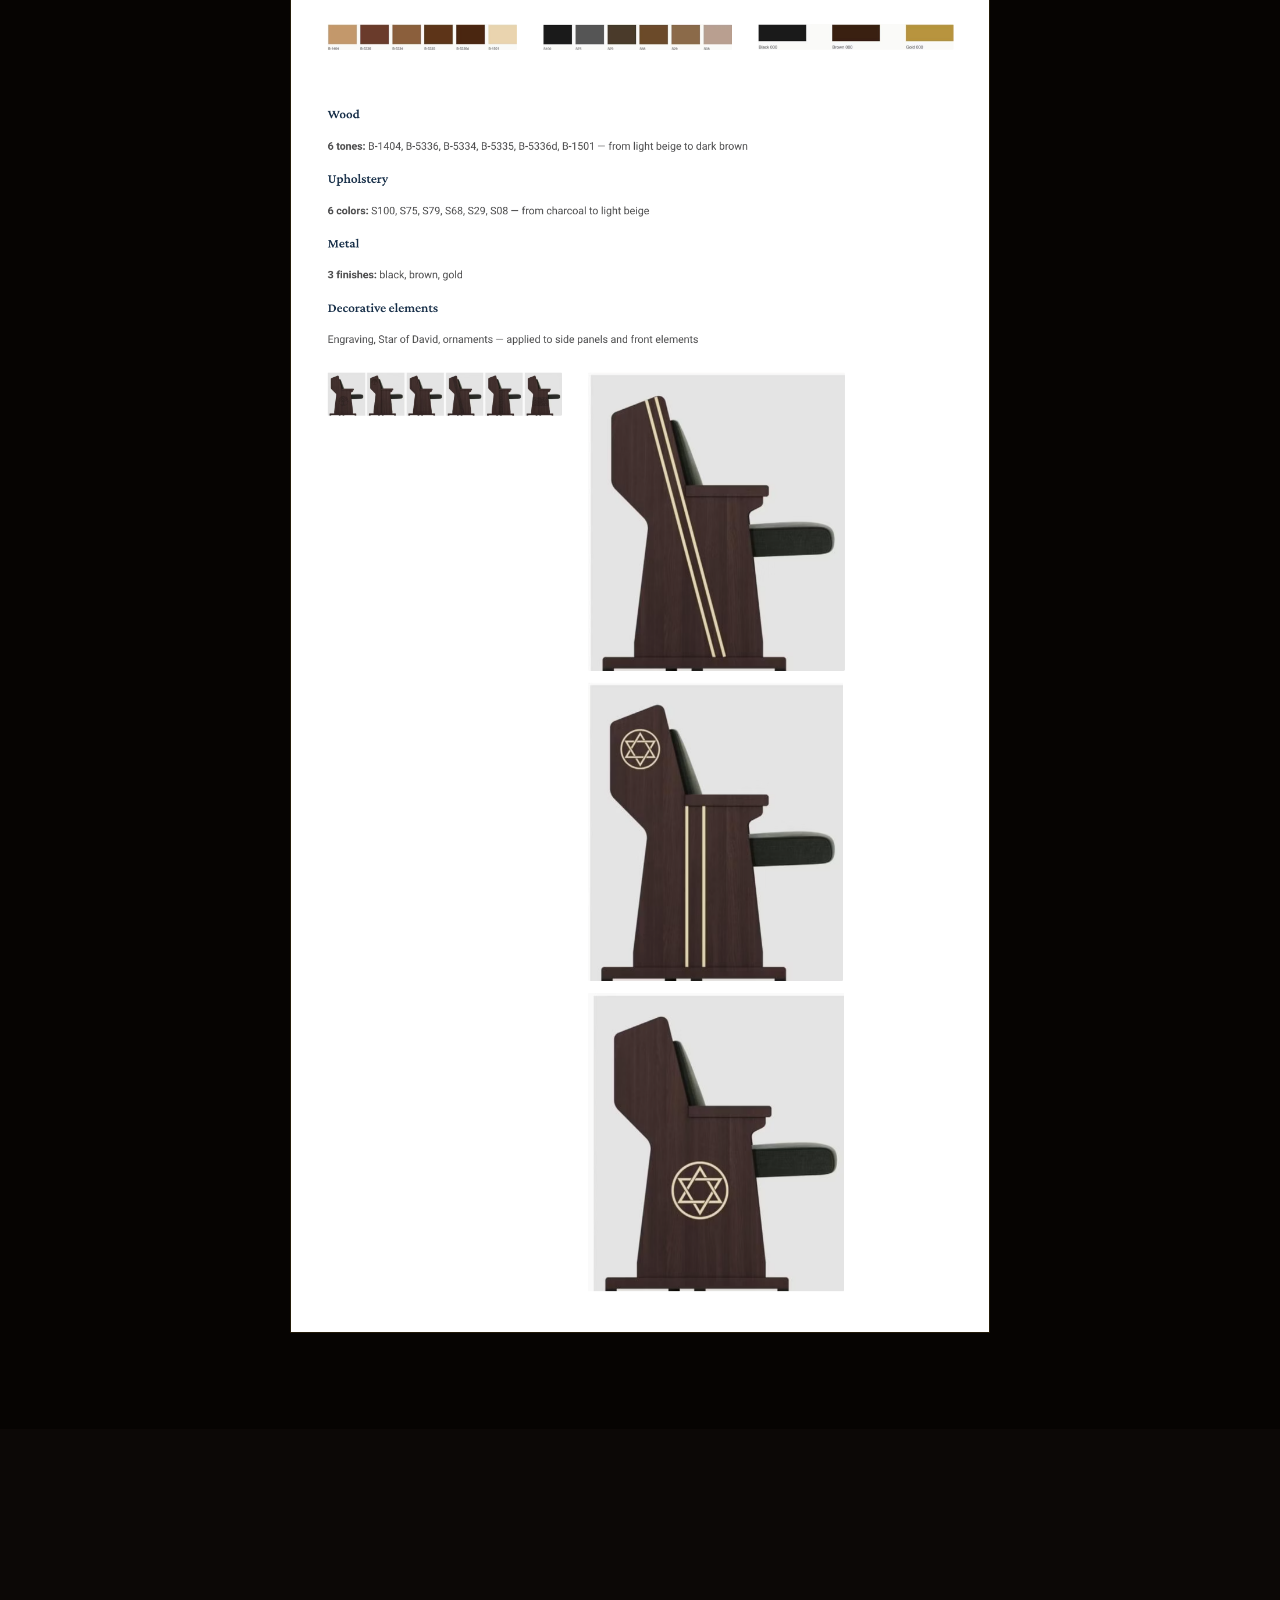
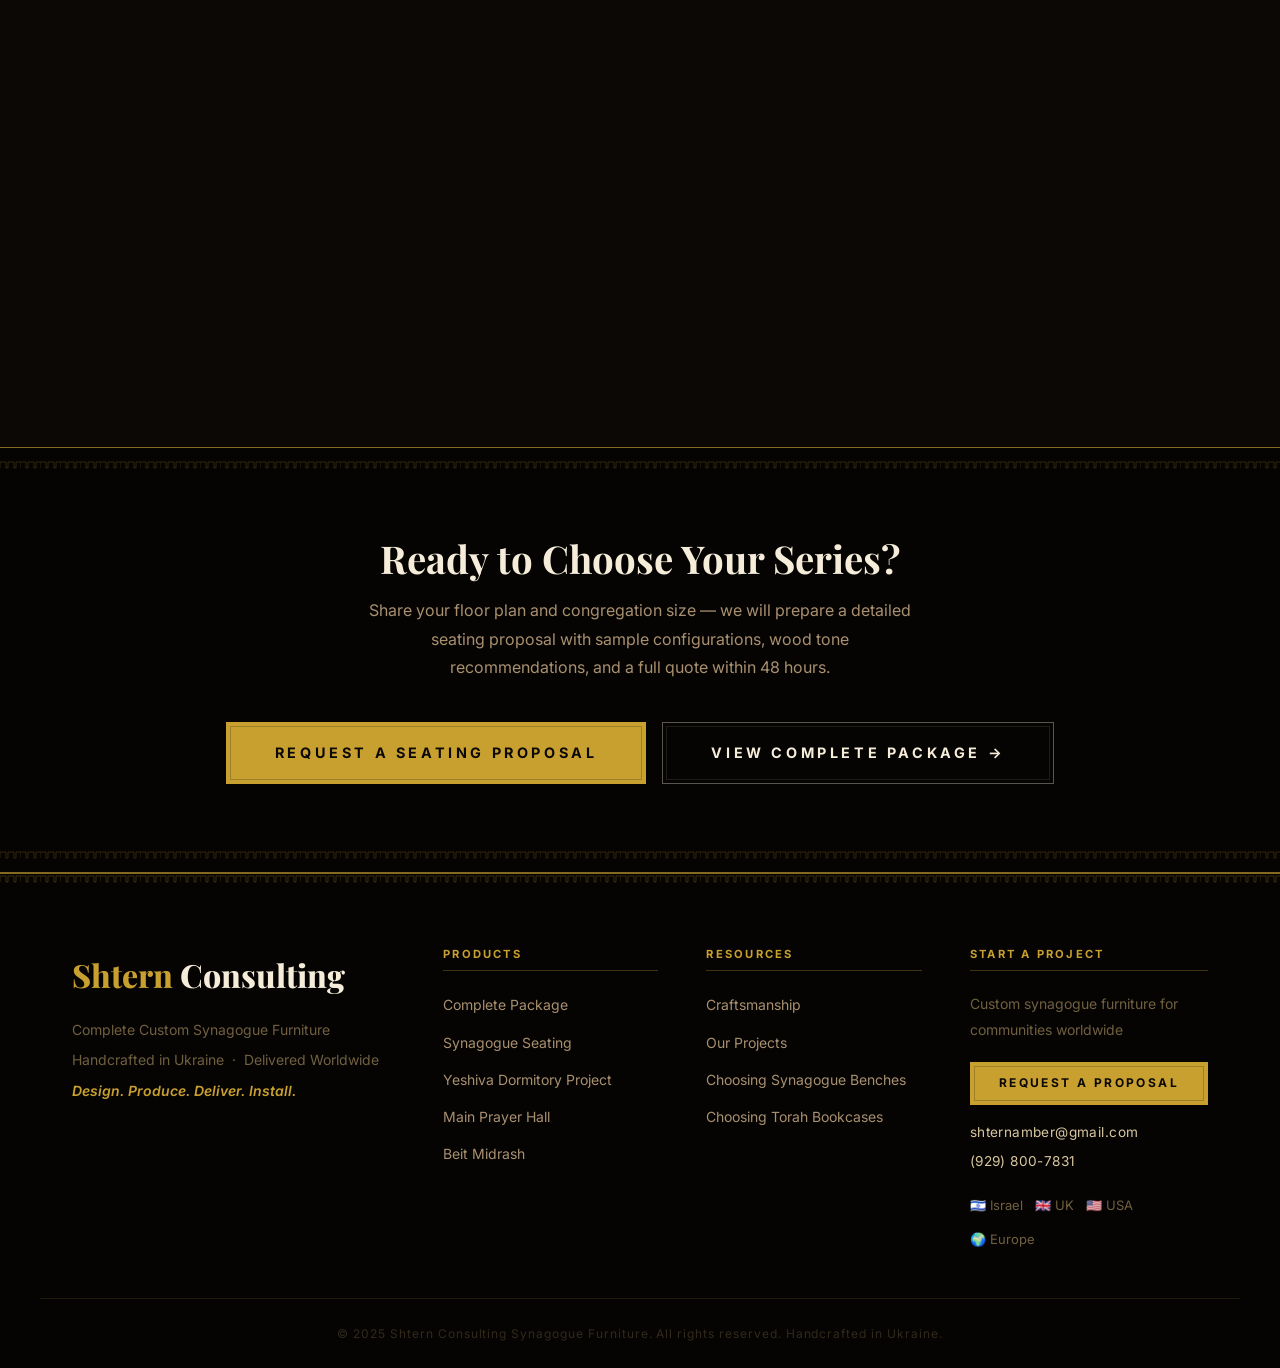
<file: seating.html>
<!DOCTYPE html>
<html lang="en">
<head>
  <meta charset="UTF-8">
  <meta name="viewport" content="width=device-width, initial-scale=1.0">
  <title>Synagogue Seating — Four Series | Shtern Consulting</title>
  <meta name="description" content="Project 60 — Modular synagogue seating in four series: Comfort, Balance, Foundation, Essential. Custom wood finishes, upholstery, and configurations for every congregation.">
  <link rel="preconnect" href="https://fonts.googleapis.com">
  <link rel="preconnect" href="https://fonts.gstatic.com" crossorigin>
  <link href="https://fonts.googleapis.com/css2?family=Playfair+Display:ital,wght@0,400;0,600;0,700;0,800;1,400;1,700&family=Inter:wght@300;400;500;600;700&display=swap" rel="stylesheet">
  <link rel="stylesheet" href="assets/css/styles.css">
</head>
<body>

  <!-- ===== NAVIGATION ===== -->
  <nav class="nav" id="nav">
    <div class="container nav__inner">
      <a href="index.html" class="nav__logo">
        <span class="nav__logo-ki">Shtern</span><span class="nav__logo-pro"> Consulting</span>
      </a>
      <button class="nav__toggle" id="navToggle" aria-label="Toggle menu">
        <span></span><span></span><span></span>
      </button>
      <ul class="nav__links" id="navLinks">
        <li><a href="complete-package.html">Products</a></li>
        <li><a href="seating.html" class="nav__active">Seating</a></li>
        <li><a href="yeshiva-dormitory-project/">Dormitory Project</a></li>
        <li><a href="projects.html">Our Projects</a></li>
        <li><a href="production.html">Craftsmanship</a></li>
        <li><a href="donor-dedication.html">Donor Dedication</a></li>
        <li><a href="index.html#contact" class="nav__cta">Request a Proposal</a></li>
      </ul>
    </div>
  </nav>

  <!-- ===== PAGE HERO ===== -->
  <section class="page-hero" style="background-image: linear-gradient(to bottom, rgba(6,4,2,.68) 0%, rgba(6,4,2,.40) 50%, rgba(6,4,2,.80) 100%), url('assets/project60/1_Project-60-Modular-Furniture-for-Synagogues.png'); background-position: center 40%;">
    <div class="container">
      <span class="section__label">Project 60</span>
      <h1>Synagogue Seating<br>Engineered for Prayer</h1>
      <p>Four series. One quality standard. Individual solutions for every sanctuary — from intimate communities to grand prayer halls.</p>
    </div>
  </section>

  <!-- ===== INTRO ===== -->
  <section class="section" style="background: var(--deep);">
    <div class="container">
      <div class="section__header reveal">
        <span class="section__label">Our Commitment</span>
        <h2 class="section__title">More Than Furniture</h2>
        <p class="section__desc">Generations of worshippers will use this seating without noticing it — because it was designed precisely for their sanctuary. Every series can be combined in one prayer hall. Every element is available in custom dimensions.</p>
      </div>

      <div class="seating-series-grid reveal">
        <div class="seating-series-card">
          <div class="seating-series-card__name">Comfort</div>
          <div class="seating-series-card__tagline">Maximum care for every worshipper</div>
          <p>Individual siddur compartment, flip transformer table, and lift seat for standing prayer. Built for new construction where nothing is compromised.</p>
        </div>
        <div class="seating-series-card seating-series-card--featured">
          <div class="seating-series-card__badge">★ Most Popular</div>
          <div class="seating-series-card__name">Balance</div>
          <div class="seating-series-card__tagline">Optimal combination for any space</div>
          <p>The versatile standard — solid or upholstered seat, wooden or metal base, open storage or flip table. Suits new and existing sanctuaries of any size.</p>
        </div>
        <div class="seating-series-card">
          <div class="seating-series-card__name">Foundation</div>
          <div class="seating-series-card__tagline">Reliability for intensive use</div>
          <p>Steel base engineered for daily high-load use. Restrained design that complements the sanctuary without competing with it.</p>
        </div>
        <div class="seating-series-card">
          <div class="seating-series-card__name">Essential</div>
          <div class="seating-series-card__tagline">Clean form, easy care</div>
          <p>Pure minimalist lines for spaces where simplicity and maintenance are the priority. Ideal for budget renovations and smaller communities.</p>
        </div>
      </div>
    </div>
  </section>

  <!-- ===== COMFORT ===== -->
  <section class="section series-section" id="comfort" style="background: var(--obsidian);">
    <div class="container">
      <div class="series-split reveal">
        <div class="series-split__media">
          <img src="assets/project60/4_Comfort.png" alt="Comfort series — synagogue seating" loading="lazy">
        </div>
        <div class="series-split__body">
          <span class="section__label">Series</span>
          <h2 class="series-split__title">Comfort</h2>
          <p class="series-split__lead">Maximum care for every worshipper</p>
          <ul class="series-features">
            <li><strong>Individual siddur compartment</strong> at every seat — always accessible, never cluttered</li>
            <li><strong>Flip transformer table</strong> — dual action: siddur access and full open surface for standing prayer</li>
            <li><strong>Lift seat</strong> provides standing space during Amidah without crowding neighbours</li>
            <li>Upholstery in <strong>6 fabric colours</strong>; metal base in black, brown, or gold finish</li>
          </ul>
          <div class="series-note">
            Comfort is the ideal choice for new construction where maximum care for every member of the congregation matters.
          </div>
        </div>
      </div>
      <div class="series-gallery reveal">
        <img src="assets/project60/5_Comfort-maximum-care-for-every-worshipper.png" alt="Comfort series features" loading="lazy">
        <img src="assets/project60/6_Comfort-models-and-configurations.png" alt="Comfort models and configurations" loading="lazy">
      </div>
    </div>
  </section>

  <!-- ===== BALANCE ===== -->
  <section class="section series-section" id="balance" style="background: var(--mahogany);">
    <div class="container">
      <div class="series-split series-split--reverse reveal">
        <div class="series-split__media">
          <img src="assets/project60/7_Balance.png" alt="Balance series — synagogue seating" loading="lazy">
        </div>
        <div class="series-split__body">
          <span class="section__label">Series · Most Popular</span>
          <h2 class="series-split__title">Balance <span class="series-star">★</span></h2>
          <p class="series-split__lead">Optimal combination for any space</p>
          <ul class="series-features">
            <li>Solid or upholstered seat; straight or contoured backrest; wooden or metal base</li>
            <li>Open rear storage <em>or</em> flip table — configured to your preference</li>
            <li><strong>6 decorative side-panel profiles</strong> (SW-02.1 through SW-02.6)</li>
            <li>Scales from a single row to a complete hall without visual inconsistency</li>
          </ul>
          <div class="series-note">
            Suitable for both new construction and renovation of existing sanctuaries — any size, any tradition.
          </div>
        </div>
      </div>
      <div class="series-gallery series-gallery--single reveal">
        <img src="assets/project60/8_Balance-the-optimal-combination-for-any-space.png" alt="Balance series detail" loading="lazy">
        <img src="assets/project60/9_Balance-bench-and-table-models.png" alt="Balance bench and table models" loading="lazy">
      </div>
    </div>
  </section>

  <!-- ===== FOUNDATION ===== -->
  <section class="section series-section" id="foundation" style="background: var(--obsidian);">
    <div class="container">
      <div class="series-split reveal">
        <div class="series-split__media">
          <img src="assets/project60/10_Foundation.png" alt="Foundation series — synagogue seating" loading="lazy">
        </div>
        <div class="series-split__body">
          <span class="section__label">Series</span>
          <h2 class="series-split__title">Foundation</h2>
          <p class="series-split__lead">Reliability for intensive use</p>
          <ul class="series-features">
            <li><strong>Steel metal base</strong> — structural stability under daily high loads</li>
            <li>Open or closed shelf; side panel with or without armrest</li>
            <li>Restrained design that complements the sanctuary without competing with it</li>
          </ul>
          <div class="series-models">
            <div class="series-model-row"><span class="series-model-code">BN-03</span><span>Without side panel</span></div>
            <div class="series-model-row"><span class="series-model-code">BN-03.1</span><span>With side panel</span></div>
            <div class="series-model-row"><span class="series-model-code">BN-02.2</span><span>With armrest panel</span></div>
          </div>
          <p class="series-dims">2–6 seats (990–2910 mm) · Depth: 560 mm</p>
          <div class="series-note">
            The best choice for renovation or high-traffic daily use — a large congregation that needs durability above all.
          </div>
        </div>
      </div>
      <div class="series-gallery reveal">
        <img src="assets/project60/11_Foundation-reliability-for-intensive-use.png" alt="Foundation series models" loading="lazy">
      </div>
    </div>
  </section>

  <!-- ===== ESSENTIAL ===== -->
  <section class="section series-section" id="essential" style="background: var(--mahogany);">
    <div class="container">
      <div class="series-split series-split--reverse reveal">
        <div class="series-split__media">
          <img src="assets/project60/12_Essential.png" alt="Essential series — synagogue seating" loading="lazy">
        </div>
        <div class="series-split__body">
          <span class="section__label">Series</span>
          <h2 class="series-split__title">Essential</h2>
          <p class="series-split__lead">Clean form, easy care</p>
          <ul class="series-features">
            <li>Solid or open seat; straight or closed backrest</li>
            <li>Low or high side panel; wooden or closed base and supports</li>
            <li>Designed for new projects <em>and</em> renovation of existing interiors</li>
          </ul>
          <div class="series-models">
            <div class="series-model-row"><span class="series-model-code">BN-04</span><span>Without side panel</span></div>
            <div class="series-model-row"><span class="series-model-code">BN-04.1</span><span>With low side panel</span></div>
            <div class="series-model-row"><span class="series-model-code">BN-04.2</span><span>With high side panel</span></div>
          </div>
          <div class="series-note">
            The right choice for budget renovations and smaller communities that value simplicity.
          </div>
        </div>
      </div>
      <div class="series-gallery reveal">
        <img src="assets/project60/13_Essential-clean-form-easy-care.png" alt="Essential series models" loading="lazy">
      </div>
    </div>
  </section>

  <!-- ===== WHICH SERIES ===== -->
  <section class="section" style="background: var(--deep);">
    <div class="container">
      <div class="section__header reveal">
        <span class="section__label">Selector</span>
        <h2 class="section__title">Which Series Suits Your Community?</h2>
        <p class="section__desc">All four series can be combined in a single sanctuary. Use this guide to identify your primary series, then mix configurations as needed.</p>
      </div>

      <div class="comparison-wrap reveal">
        <img src="assets/project60/14_Which-series-suits-your-community.png" alt="Series comparison table" loading="lazy" class="comparison-img">
      </div>

      <div class="seating-selector reveal">
        <div class="seating-selector__col">
          <div class="seating-selector__head">Comfort</div>
          <ul>
            <li>Medium and large communities</li>
            <li>Individual siddur storage</li>
            <li>Lift seat for Amidah</li>
            <li>Flip transformer table</li>
            <li>New construction</li>
          </ul>
        </div>
        <div class="seating-selector__col seating-selector__col--featured">
          <div class="seating-selector__head">Balance ★</div>
          <ul>
            <li>Any size community</li>
            <li>Siddur storage included</li>
            <li>Optional standing provision</li>
            <li>Limited personal table</li>
            <li>New build &amp; renovation</li>
          </ul>
        </div>
        <div class="seating-selector__col">
          <div class="seating-selector__head">Foundation</div>
          <ul>
            <li>Large / high-traffic use</li>
            <li>Basic shelf storage</li>
            <li>Open or closed back</li>
            <li>No personal table</li>
            <li>Renovation / daily use</li>
          </ul>
        </div>
        <div class="seating-selector__col">
          <div class="seating-selector__head">Essential</div>
          <ul>
            <li>Small communities</li>
            <li>No built-in storage</li>
            <li>Open bench seat</li>
            <li>No personal table</li>
            <li>Budget / small update</li>
          </ul>
        </div>
      </div>
    </div>
  </section>

  <!-- ===== CUSTOMISATION ===== -->
  <section class="section" style="background: var(--night);">
    <div class="container">
      <div class="section__header reveal">
        <span class="section__label">Finishes &amp; Materials</span>
        <h2 class="section__title">Full Customisation</h2>
        <p class="section__desc">Every piece is produced to specification. Choose your wood tone, upholstery colour, metal finish, and decorative treatment — we produce a sample set before manufacturing begins.</p>
      </div>

      <div class="custom-grid reveal">
        <div class="custom-card">
          <div class="custom-card__title">Wood</div>
          <div class="custom-card__subtitle">6 tones</div>
          <div class="custom-card__swatches">
            <span class="swatch" style="background:#f5e6c8;" title="B-1404"></span>
            <span class="swatch" style="background:#c8a060;" title="B-5336"></span>
            <span class="swatch" style="background:#a07840;" title="B-5334"></span>
            <span class="swatch" style="background:#805830;" title="B-5335"></span>
            <span class="swatch" style="background:#603820;" title="B-5336d"></span>
            <span class="swatch" style="background:#3a1808;" title="B-1501"></span>
          </div>
          <p>From light birch (B-1404) to dark walnut (B-1501)</p>
        </div>
        <div class="custom-card">
          <div class="custom-card__title">Upholstery</div>
          <div class="custom-card__subtitle">6 colours</div>
          <div class="custom-card__swatches">
            <span class="swatch" style="background:#2a2a2a;" title="S100"></span>
            <span class="swatch" style="background:#555;" title="S75"></span>
            <span class="swatch" style="background:#3a6040;" title="S68"></span>
            <span class="swatch" style="background:#7a5030;" title="S29"></span>
            <span class="swatch" style="background:#c8b090;" title="S08"></span>
          </div>
          <p>Charcoal to light beige — colour codes S100 through S08</p>
        </div>
        <div class="custom-card">
          <div class="custom-card__title">Metal Finish</div>
          <div class="custom-card__subtitle">3 options</div>
          <div class="custom-card__swatches">
            <span class="swatch" style="background:#111;" title="Black"></span>
            <span class="swatch" style="background:#6b3a1f;" title="Brown"></span>
            <span class="swatch" style="background:#c8a030;" title="Gold"></span>
          </div>
          <p>Black · Brown · Gold</p>
        </div>
        <div class="custom-card">
          <div class="custom-card__title">Decorative Elements</div>
          <div class="custom-card__subtitle">Engraving &amp; ornament</div>
          <p>Star of David, custom ornaments, congregation name — laser-engraved on side and front panels. Each piece becomes a permanent part of your sanctuary's identity.</p>
        </div>
      </div>

      <div class="custom-photo-wrap reveal">
        <img src="assets/project60/15_Finishes-and-materials-full-customization.png" alt="Finishes and materials" loading="lazy">
      </div>
    </div>
  </section>

  <!-- ===== EVERY SEAT MATTERS ===== -->
  <section class="section" style="background: var(--obsidian);">
    <div class="container">
      <div class="series-split reveal">
        <div class="series-split__media">
          <img src="assets/project60/17_Every-place-matters.png" alt="Every seat matters — Shtern Consulting" loading="lazy">
        </div>
        <div class="series-split__body">
          <span class="section__label">Our Philosophy</span>
          <h2 class="series-split__title">Every Seat Matters</h2>
          <p class="series-split__lead">Furniture that simply belongs to this place</p>
          <p>Generations of worshippers will sit in these seats, stand for the Amidah, open siddurim, and lean on these armrests — without ever noticing the design. That invisibility is the goal. Project 60 seating is made to feel as though it has always been there.</p>
          <div class="esm-regions">
            <div class="esm-region"><strong>Ukraine</strong><span>Production &amp; headquarters</span></div>
            <div class="esm-region"><strong>Europe</strong><span>Regional projects</span></div>
            <div class="esm-region"><strong>USA &amp; Israel</strong><span>New builds &amp; renovations</span></div>
          </div>
        </div>
      </div>
    </div>
  </section>

  <!-- ===== CTA ===== -->
  <section class="cta-band">
    <div class="container">
      <h2>Ready to Choose Your Series?</h2>
      <p>Share your floor plan and congregation size — we will prepare a detailed seating proposal with sample configurations, wood tone recommendations, and a full quote within 48 hours.</p>
      <div style="display: flex; gap: 1rem; justify-content: center; flex-wrap: wrap;">
        <a href="index.html#contact" class="btn btn--gold btn--lg">Request a Seating Proposal</a>
        <a href="complete-package.html" class="btn btn--outline btn--lg">View Complete Package →</a>
      </div>
    </div>
  </section>

  <!-- ===== FOOTER ===== -->
  <footer class="footer">
    <div class="footer__meander"></div>
    <div class="container footer__inner">
      <div class="footer__brand">
        <div class="footer__logo"><span class="nav__logo-ki">Shtern</span><span class="nav__logo-pro"> Consulting</span></div>
        <p>Complete Custom Synagogue Furniture</p>
        <p>Handcrafted in Ukraine &nbsp;·&nbsp; Delivered Worldwide</p>
        <p class="footer__tagline">Design. Produce. Deliver. Install.</p>
      </div>
      <div class="footer__links">
        <h4>Products</h4>
        <ul>
          <li><a href="complete-package.html">Complete Package</a></li>
          <li><a href="seating.html">Synagogue Seating</a></li>
          <li><a href="yeshiva-dormitory-project/">Yeshiva Dormitory Project</a></li>
          <li><a href="complete-package.html#prayer-hall">Main Prayer Hall</a></li>
          <li><a href="complete-package.html#beit-midrash">Beit Midrash</a></li>
        </ul>
      </div>
      <div class="footer__links">
        <h4>Resources</h4>
        <ul>
          <li><a href="production.html">Craftsmanship</a></li>
          <li><a href="projects.html">Our Projects</a></li>
          <li><a href="guide-benches.html">Choosing Synagogue Benches</a></li>
          <li><a href="guide-bookcases.html">Choosing Torah Bookcases</a></li>
        </ul>
      </div>
      <div class="footer__contact">
        <h4>Start a Project</h4>
        <p>Custom synagogue furniture for communities worldwide</p>
        <a href="index.html#contact" class="btn btn--gold btn--sm">Request a Proposal</a>
        <div class="footer__contact-info">
          <a href="mailto:shternamber@gmail.com">shternamber@gmail.com</a>
          <a href="tel:+19298007831">(929) 800-7831</a>
        </div>
        <div class="footer__regions">
          <span>🇮🇱 Israel</span><span>🇬🇧 UK</span><span>🇺🇸 USA</span><span>🌍 Europe</span>
        </div>
      </div>
    </div>
    <div class="footer__bottom">
      <div class="container">
        <p>&copy; 2025 Shtern Consulting Synagogue Furniture. All rights reserved. Handcrafted in Ukraine.</p>
      </div>
    </div>
  </footer>

  <script src="assets/js/main.js"></script>
</body>
</html>
</file>
<file: assets/css/styles.css>
/* ============================================================
   KI-PRO — EMPIRE / АМПИР
   Dark velvet · Imperial gold · Classical grandeur
   ============================================================ */

:root {
  /* The darkness — black velvet & ebony */
  --night:      #060402;
  --obsidian:   #0C0806;
  --velvet:     #14090505;
  --deep:       #180C06;
  --mahogany:   #221008;
  --walnut:     #301508;

  /* Imperial gold — like gilt bronze */
  --gold-antique: #7A5A0E;
  --gold-dark:    #9A7218;
  --gold:         #C8A030;
  --gold-bright:  #DDB840;
  --gold-light:   #ECC85A;
  --gold-pale:    #F4DC80;

  /* Ivory & parchment */
  --ivory:      #F5EDDA;
  --ivory-mid:  #D8C8A0;
  --ivory-dim:  #A89070;
  --ivory-deep: #706040;

  /* Crimson — imperial accent */
  --crimson:    #5A0E0E;
  --crimson-mid:#7A1818;

  /* Borders */
  --border-gold:        rgba(200, 160, 48, .30);
  --border-gold-strong: rgba(200, 160, 48, .65);
  --border-gold-dim:    rgba(200, 160, 48, .15);

  --font-serif: 'Playfair Display', 'Times New Roman', Georgia, serif;
  --font-sans:  'Inter', -apple-system, BlinkMacSystemFont, sans-serif;

  --radius-sm: 0;   /* Empire = sharp edges, no rounding */
  --radius-md: 2px;
  --radius-lg: 2px;
  --radius-xl: 2px;

  --transition:      .2s ease;
  --transition-slow: .4s ease;
  --container: 1200px;

  /* Meander border strip (Greek key) */
  --meander: url("data:image/svg+xml,%3Csvg xmlns='http://www.w3.org/2000/svg' width='20' height='10'%3E%3Cpath d='M0 8 L0 2 L6 2 L6 8 L8 8 L8 2 L14 2 L14 8 L16 8 L16 2 L20 2' fill='none' stroke='%23C8A030' stroke-width='1' opacity='.45'/%3E%3C/svg%3E");

  /* Diamond chain ornament */
  --diamonds: url("data:image/svg+xml,%3Csvg xmlns='http://www.w3.org/2000/svg' width='16' height='8'%3E%3Crect x='6' y='1' width='4' height='6' rx='0' transform='rotate(45 8 4)' fill='none' stroke='%23C8A030' stroke-width='1' opacity='.5'/%3E%3C/svg%3E");
}

/* ---- Reset ---- */
*, *::before, *::after { box-sizing: border-box; margin: 0; padding: 0; }
html { scroll-behavior: smooth; -webkit-text-size-adjust: 100%; }
body {
  font-family: var(--font-sans);
  font-size: 16px;
  line-height: 1.7;
  color: var(--ivory);
  background: var(--obsidian);
  overflow-x: hidden;
}
img, svg { display: block; max-width: 100%; }
a  { color: inherit; text-decoration: none; }
ul { list-style: none; }
button { cursor: pointer; font-family: inherit; }
input, textarea, select { font-family: inherit; font-size: inherit; }

/* ---- Typography ---- */
h1, h2, h3, h4 {
  font-family: var(--font-serif);
  font-weight: 700;
  line-height: 1.15;
  color: var(--ivory);
}
h1 { font-size: clamp(2.75rem, 6vw, 5rem); letter-spacing: -.01em; }
h2 { font-size: clamp(1.9rem, 4vw, 3rem); }
h3 { font-size: clamp(1.2rem, 2.5vw, 1.65rem); }
h4 { font-size: 1.1rem; font-family: var(--font-sans); font-weight: 600; }
p  { line-height: 1.8; color: var(--ivory-dim); }
strong { font-weight: 600; color: var(--ivory); }

/* ---- Container ---- */
.container { max-width: var(--container); margin: 0 auto; padding: 0 2rem; }
.section    { padding: 5.5rem 0; }

/* ================================================================
   EMPIRE DECORATIVE ELEMENTS
   ================================================================ */

/* Meander border strip — top & bottom of sections */
.empire-rule {
  height: 10px;
  background-image: var(--meander);
  background-repeat: repeat-x;
  background-position: center;
  opacity: .7;
}

/* Section header with ornamental lines */
.section__header { text-align: center; margin-bottom: 3.5rem; }

.section__label {
  display: block;
  font-family: var(--font-sans);
  font-size: .75rem;
  font-weight: 700;
  letter-spacing: .3em;
  text-transform: uppercase;
  color: var(--gold);
  margin-bottom: 1rem;
  position: relative;
}
.section__label::before,
.section__label::after {
  content: '';
  display: inline-block;
  width: 40px;
  height: 1px;
  background: var(--gold);
  opacity: .6;
  vertical-align: middle;
  margin: 0 1rem;
}

.section__title { margin-bottom: 1rem; }

.section__title-ornament {
  display: block;
  color: var(--gold);
  font-size: 1.5rem;
  letter-spacing: .15em;
  margin-bottom: .5rem;
  opacity: .8;
}

.section__desc {
  max-width: 600px;
  margin: 0 auto;
  font-size: 1.0625rem;
  color: var(--ivory-dim);
  line-height: 1.8;
}

/* Ornamental divider ── ◆ ── */
.ornament-divider {
  display: flex;
  align-items: center;
  gap: 1.25rem;
  margin: 0;
  padding: 0;
}
.ornament-divider::before,
.ornament-divider::after {
  content: '';
  flex: 1;
  height: 1px;
  background: linear-gradient(to right, transparent, var(--gold) 60%);
  opacity: .45;
}
.ornament-divider::after {
  background: linear-gradient(to left, transparent, var(--gold) 60%);
}
.ornament-divider span { color: var(--gold); font-size: 1rem; flex-shrink: 0; }

/* Empire card double-border frame */
.empire-frame {
  position: relative;
}
.empire-frame::before {
  content: '';
  position: absolute;
  inset: 6px;
  border: 1px solid var(--border-gold-dim);
  pointer-events: none;
  z-index: 0;
}

/* Corner ornament mixin via pseudo on parent */
.corner-ornament {
  position: relative;
}
.corner-ornament::before,
.corner-ornament::after {
  content: '◆';
  position: absolute;
  color: var(--gold);
  font-size: .5rem;
  opacity: .7;
}
.corner-ornament::before { top: .5rem; left: .6rem; }
.corner-ornament::after  { top: .5rem; right: .6rem; }

/* ================================================================
   BUTTONS — Empire: rectangular, thick borders, angled cuts
   ================================================================ */
.btn {
  display: inline-flex;
  align-items: center;
  justify-content: center;
  padding: .9rem 2.5rem;
  font-family: var(--font-sans);
  font-size: .8125rem;
  font-weight: 700;
  letter-spacing: .25em;
  text-transform: uppercase;
  border: 1px solid transparent;
  transition: all var(--transition);
  cursor: pointer;
  white-space: nowrap;
  position: relative;
}
.btn::before {
  content: '';
  position: absolute;
  inset: 3px;
  border: 1px solid transparent;
  transition: border-color var(--transition);
  pointer-events: none;
}

.btn--gold {
  background: var(--gold);
  color: var(--obsidian);
  border-color: var(--gold);
}
.btn--gold::before { border-color: rgba(0,0,0,.2); }
.btn--gold:hover {
  background: var(--gold-light);
  box-shadow: 0 0 30px rgba(200,160,48,.4), 0 0 60px rgba(200,160,48,.15);
}

.btn--outline {
  background: transparent;
  color: var(--ivory);
  border-color: rgba(245,237,218,.35);
}
.btn--outline::before { border-color: rgba(245,237,218,.1); }
.btn--outline:hover { border-color: var(--ivory); background: rgba(245,237,218,.06); }

.btn--outline-gold {
  background: transparent;
  color: var(--gold-light);
  border-color: var(--border-gold-strong);
}
.btn--outline-gold::before { border-color: var(--border-gold-dim); }
.btn--outline-gold:hover { background: rgba(200,160,48,.1); border-color: var(--gold); }

.btn--dark {
  background: var(--deep);
  color: var(--ivory);
  border-color: var(--border-gold);
}
.btn--dark:hover { background: var(--mahogany); border-color: var(--gold); }

.btn--full  { width: 100%; }
.btn--sm    { padding: .65rem 1.75rem; font-size: .75rem; letter-spacing: .2em; }
.btn--lg    { padding: 1.1rem 3rem; font-size: .9rem; }

/* ================================================================
   NAVIGATION
   ================================================================ */
.nav {
  position: fixed;
  top: 0; left: 0; right: 0;
  z-index: 100;
  background: rgba(6,4,2,.96);
  backdrop-filter: blur(8px);
  border-bottom: 1px solid var(--border-gold);
  padding: .85rem 0;
  transition: all var(--transition-slow);
}
.nav::after {
  content: '';
  position: absolute;
  bottom: 2px; left: 0; right: 0;
  height: 1px;
  background: linear-gradient(to right, transparent 0%, var(--border-gold-dim) 20%, var(--border-gold-dim) 80%, transparent 100%);
  pointer-events: none;
}
.nav--scrolled { padding: .65rem 0; box-shadow: 0 4px 30px rgba(0,0,0,.7); }

.nav__inner { display: flex; align-items: center; justify-content: space-between; gap: 2rem; }

.nav__logo {
  font-family: var(--font-serif);
  font-size: 1.8rem;
  font-weight: 800;
  letter-spacing: .03em;
  flex-shrink: 0;
}
.nav__logo-ki  { color: var(--gold); }
.nav__logo-pro { color: var(--ivory); }

.nav__links { display: flex; align-items: center; gap: clamp(1rem, 2vw, 2.5rem); margin-left: auto; }
.nav__links a {
  color: var(--ivory-dim);
  font-size: .75rem;
  font-weight: 600;
  letter-spacing: .2em;
  text-transform: uppercase;
  transition: color var(--transition);
  padding: .25rem 0;
  position: relative;
}
.nav__links a:not(.nav__cta)::after {
  content: '';
  position: absolute;
  bottom: -2px; left: 0;
  width: 0; height: 1px;
  background: var(--gold);
  transition: width var(--transition);
}
.nav__links a:not(.nav__cta):hover,
.nav__links a:not(.nav__cta).active { color: var(--gold-light); }
.nav__links a:not(.nav__cta):hover::after,
.nav__links a:not(.nav__cta).active::after { width: 100%; }

.nav__cta {
  border: 1px solid var(--border-gold-strong) !important;
  color: var(--gold) !important;
  padding: .55rem 1.5rem !important;
  font-size: .7rem !important;
  font-weight: 700 !important;
  letter-spacing: .2em;
  text-transform: uppercase;
  transition: all var(--transition) !important;
  position: relative;
}
.nav__cta::before {
  content: '';
  position: absolute;
  inset: 2px;
  border: 1px solid var(--border-gold-dim);
  pointer-events: none;
}
.nav__cta:hover { background: rgba(200,160,48,.12) !important; color: var(--gold-light) !important; }

.nav__toggle { display: none; flex-direction: column; gap: 5px; background: none; border: none; padding: 4px; cursor: pointer; }
.nav__toggle span { display: block; width: 24px; height: 1px; background: var(--ivory-dim); transition: all var(--transition); }

/* ================================================================
   HERO — Imperial Portal
   ================================================================ */
.hero {
  position: relative;
  min-height: 100vh;
  display: flex;
  align-items: center;
  justify-content: center;
  text-align: center;
  overflow: hidden;
  padding: 9rem 2rem 5rem;
}

.hero__bg {
  position: absolute;
  inset: 0;
  background-color: var(--obsidian);
  background-image:
    linear-gradient(to bottom,
      rgba(6,4,2,.68) 0%,
      rgba(6,4,2,.42) 40%,
      rgba(6,4,2,.72) 100%),
    url('assets/Woodstock.jpg');
  background-size: cover;
  background-position: center 30%;
  background-attachment: fixed;
  z-index: 0;
}

/* Outer gold frame */
.hero__bg::before {
  content: '';
  position: absolute;
  inset: 1.5rem;
  border: 1px solid var(--border-gold);
  pointer-events: none;
}
/* Inner gold frame */
.hero__bg::after {
  content: '';
  position: absolute;
  inset: calc(1.5rem + 7px);
  border: 1px solid var(--border-gold-dim);
  pointer-events: none;
}

/* Arch at bottom of hero frame */
.hero__arch {
  position: absolute;
  bottom: 1.5rem;
  left: 50%;
  transform: translateX(-50%);
  width: min(560px, 55vw);
  height: min(280px, 28vw);
  border: 1px solid var(--border-gold);
  border-bottom: none;
  border-radius: 50% 50% 0 0;
  pointer-events: none;
  z-index: 0;
}
.hero__arch::before {
  content: '';
  position: absolute;
  inset: 8px;
  inset-bottom: 0;
  border: 1px solid var(--border-gold-dim);
  border-bottom: none;
  border-radius: 50% 50% 0 0;
}

/* Column accents */
.hero__columns {
  position: absolute;
  inset: 1.5rem;
  pointer-events: none;
  z-index: 0;
}
.hero__columns::before,
.hero__columns::after {
  content: '';
  position: absolute;
  top: 0; bottom: 0;
  width: 1px;
  background: linear-gradient(to bottom,
    transparent 0%,
    var(--border-gold) 15%,
    var(--border-gold) 85%,
    transparent 100%);
}
.hero__columns::before { left: 8%; }
.hero__columns::after  { right: 8%; }

/* Meander strip at base of hero */
.hero__meander {
  position: absolute;
  bottom: 1.5rem;
  left: 1.5rem; right: 1.5rem;
  height: 10px;
  background-image: var(--meander);
  background-repeat: repeat-x;
  background-position: center;
  opacity: .5;
  z-index: 0;
  pointer-events: none;
}

.hero__content {
  position: relative;
  z-index: 1;
  max-width: 820px;
}

.hero__crown {
  color: var(--gold);
  font-size: 1.5rem;
  letter-spacing: .3em;
  display: block;
  margin-bottom: 1.25rem;
  opacity: .8;
}

.hero__badge {
  display: inline-flex;
  align-items: center;
  gap: 1rem;
  background: rgba(200,160,48,.08);
  border: 1px solid var(--border-gold-strong);
  color: var(--gold-light);
  padding: .5rem 1.5rem;
  font-family: var(--font-sans);
  font-size: .7rem;
  font-weight: 700;
  letter-spacing: .3em;
  text-transform: uppercase;
  margin-bottom: 2rem;
  position: relative;
}
.hero__badge::before { content: '◆'; font-size: .45rem; opacity: .8; }
.hero__badge::after  { content: '◆'; font-size: .45rem; opacity: .8; }

.hero__title {
  font-size: clamp(3rem, 7vw, 5.5rem);
  font-weight: 800;
  color: var(--ivory);
  line-height: 1.07;
  margin-bottom: 1rem;
  text-shadow: 0 4px 40px rgba(0,0,0,.8);
}
.hero__title-accent { color: var(--gold-light); display: block; }

.hero__rule {
  display: flex;
  align-items: center;
  justify-content: center;
  gap: 1.5rem;
  margin: 1.5rem 0;
}
.hero__rule::before,
.hero__rule::after {
  content: '';
  width: 80px; height: 1px;
  background: linear-gradient(to right, transparent, var(--gold) 70%);
  opacity: .5;
}
.hero__rule::after { background: linear-gradient(to left, transparent, var(--gold) 70%); }
.hero__rule-diamond { color: var(--gold); font-size: .625rem; }

.hero__subtitle {
  font-size: 1.0625rem;
  color: var(--ivory-mid);
  max-width: 680px;
  margin: 0 auto .9rem;
  line-height: 1.8;
}
.hero__desc {
  font-size: .9375rem;
  color: var(--ivory-dim);
  max-width: 580px;
  margin: 0 auto 2.75rem;
  line-height: 1.8;
}
.hero__actions { display: flex; gap: 1.5rem; flex-wrap: wrap; justify-content: center; }

.hero__scroll {
  position: absolute;
  bottom: 2.5rem; left: 50%;
  transform: translateX(-50%);
  display: flex; flex-direction: column; align-items: center; gap: .6rem;
  color: var(--ivory-deep);
  font-size: .65rem; letter-spacing: .25em; text-transform: uppercase;
  z-index: 2;
}
.hero__scroll-arrow {
  width: 1px; height: 32px;
  background: linear-gradient(to bottom, var(--gold), transparent);
  animation: scrollArrow 2.2s ease infinite;
}
@keyframes scrollArrow {
  0%, 100% { opacity: 1; transform: scaleY(1); }
  50%       { opacity: .2; transform: scaleY(.3); }
}

/* ================================================================
   STATS BAR
   ================================================================ */
.stats {
  background: var(--night);
  border-top:    1px solid var(--border-gold-strong);
  border-bottom: 1px solid var(--border-gold-strong);
  position: relative;
}
.stats::before,
.stats::after {
  content: '';
  display: block;
  height: 10px;
  background-image: var(--meander);
  background-repeat: repeat-x;
  background-position: center;
  opacity: .5;
}
.stats__grid { display: grid; grid-template-columns: repeat(4, 1fr); }
.stats__item {
  padding: 2rem 2rem;
  border-right: 1px solid var(--border-gold-dim);
  text-align: center;
  position: relative;
}
.stats__item:last-child { border-right: none; }
.stats__number {
  font-family: var(--font-serif);
  font-size: 3.5rem;
  font-weight: 800;
  color: var(--gold);
  line-height: 1;
  margin-bottom: .5rem;
  text-shadow: 0 0 40px rgba(200,160,48,.35);
}
.stats__label {
  font-size: .75rem; font-weight: 700;
  color: var(--ivory);
  text-transform: uppercase; letter-spacing: .15em;
  margin-bottom: .3rem;
}
.stats__desc { font-size: .8rem; color: var(--ivory-deep); }
.stats__item--tagline { display: flex; align-items: center; justify-content: center; }
.stats__tagline {
  font-family: var(--font-serif);
  font-size: 1.5rem; font-weight: 700;
  color: var(--ivory); text-align: center; line-height: 1.3;
}

/* ================================================================
   DECISION MAKERS
   ================================================================ */
.decision-makers { background: var(--deep); position: relative; }
.decision-makers::before { content: ''; display: block; height: 10px; background-image: var(--meander); background-repeat: repeat-x; opacity: .5; margin-bottom: 0; }
.decision-makers__grid { display: grid; grid-template-columns: repeat(3, 1fr); gap: 1.5rem; }

.dm-card {
  background: var(--obsidian);
  border: 1px solid var(--border-gold);
  padding: 2.25rem;
  position: relative;
  transition: all var(--transition);
}
.dm-card::before {
  content: '';
  position: absolute;
  inset: 5px;
  border: 1px solid var(--border-gold-dim);
  pointer-events: none;
  transition: border-color var(--transition);
}
.dm-card::after {
  content: '';
  position: absolute;
  top: 0; left: 0; right: 0;
  height: 2px;
  background: linear-gradient(to right, transparent, var(--gold), transparent);
  opacity: 0;
  transition: opacity var(--transition);
}
.dm-card:hover {
  border-color: var(--border-gold-strong);
  box-shadow: 0 8px 40px rgba(200,160,48,.18), 0 0 0 1px rgba(200,160,48,.1) inset;
  transform: translateY(-3px);
}
.dm-card:hover::after { opacity: 1; }
.dm-card:hover::before { border-color: var(--border-gold); }

.dm-card__icon { font-size: 2rem; margin-bottom: 1.25rem; }
.dm-card__title { font-size: 1.2rem; color: var(--ivory); margin-bottom: .8rem; }
.dm-card__text  { font-size: .9375rem; color: var(--ivory-dim); line-height: 1.7; }

/* ================================================================
   PRODUCT GALLERY
   ================================================================ */
.gallery { background: var(--night); position: relative; }
.gallery::before { content: ''; display: block; height: 10px; background-image: var(--meander); background-repeat: repeat-x; opacity: .5; }

.gallery__grid {
  display: grid;
  grid-template-columns: repeat(4, 1fr);
  gap: .75rem;
}
.gallery-item {
  position: relative;
  aspect-ratio: 1;
  overflow: hidden;
  border: 1px solid var(--border-gold);
  background: var(--obsidian);
}
.gallery-item::before {
  content: '';
  position: absolute;
  inset: 4px;
  border: 1px solid var(--border-gold-dim);
  z-index: 1;
  pointer-events: none;
  transition: border-color var(--transition);
}
.gallery-item:hover::before { border-color: var(--border-gold); }
.gallery-item img {
  width: 100%; height: 100%;
  object-fit: cover;
  display: block;
  transition: transform .55s ease;
}
.gallery-item:hover img { transform: scale(1.08); }
.gallery-item__label {
  position: absolute;
  bottom: 0; left: 0; right: 0;
  background: linear-gradient(to top, rgba(6,4,2,.92) 40%, transparent);
  padding: 2rem .9rem .7rem;
  font-size: .75rem;
  color: var(--ivory-mid);
  text-align: center;
  font-weight: 600;
  letter-spacing: .12em;
  text-transform: uppercase;
  z-index: 2;
}
.gallery-item--wide {
  grid-column: span 2;
  aspect-ratio: 2/1;
}

/* ================================================================
   ZONES
   ================================================================ */
.zones { background: var(--deep); }
.zones__grid { display: grid; grid-template-columns: repeat(3, 1fr); gap: 1.5rem; }
.zone-card {
  border: 1px solid var(--border-gold);
  padding: 2rem;
  background: var(--obsidian);
  transition: all var(--transition);
  position: relative;
}
.zone-card::before {
  content: '';
  position: absolute;
  inset: 5px;
  border: 1px solid var(--border-gold-dim);
  pointer-events: none;
  transition: border-color var(--transition);
}
.zone-card:hover { border-color: var(--border-gold-strong); box-shadow: 0 8px 32px rgba(200,160,48,.15); }
.zone-card:hover::before { border-color: var(--border-gold); }
.zone-card__icon { width: 44px; height: 44px; color: var(--gold); margin-bottom: 1rem; }
.zone-card h3 { font-size: 1.1rem; color: var(--ivory); margin-bottom: .65rem; }
.zone-card p  { font-size: .875rem; color: var(--ivory-dim); margin-bottom: 1.25rem; line-height: 1.7; }
.zone-card__link {
  font-size: .7rem; font-weight: 700;
  color: var(--gold);
  letter-spacing: .2em; text-transform: uppercase;
  transition: color var(--transition);
}
.zone-card__link:hover { color: var(--gold-light); }

/* ================================================================
   PROJECTS WORLDWIDE
   ================================================================ */
.projects { background: var(--night); }
.projects::before { content: ''; display: block; height: 10px; background-image: var(--meander); background-repeat: repeat-x; opacity: .5; }

.projects__grid { display: grid; grid-template-columns: repeat(3, 1fr); gap: 1.25rem; }
.project-card {
  position: relative;
  overflow: hidden;
  aspect-ratio: 4/3;
  border: 1px solid var(--border-gold);
  background: var(--obsidian);
}
.project-card::before {
  content: '';
  position: absolute;
  inset: 5px;
  border: 1px solid var(--border-gold-dim);
  z-index: 2;
  pointer-events: none;
  transition: border-color var(--transition);
}
.project-card:hover::before { border-color: var(--border-gold); }
.project-card img {
  width: 100%; height: 100%;
  object-fit: cover;
  display: block;
  transition: transform .55s ease;
}
.project-card:hover img { transform: scale(1.06); }
.project-card__info {
  position: absolute;
  bottom: 0; left: 0; right: 0;
  background: linear-gradient(to top, rgba(6,4,2,.95) 30%, transparent);
  padding: 3rem 1.25rem 1rem;
  z-index: 3;
}
.project-card__info h3 { font-family: var(--font-serif); font-size: 1rem; color: var(--ivory); margin-bottom: .2rem; }
.project-card__info p  { font-size: .7rem; color: var(--gold); text-transform: uppercase; letter-spacing: .15em; font-weight: 700; }
.project-card--featured { grid-column: span 2; aspect-ratio: 8/5; }

/* ================================================================
   COMPLETE PACKAGE BANNER
   ================================================================ */
.package-banner {
  background: var(--obsidian);
  padding: 5.5rem 0;
  border-top: 1px solid var(--border-gold-strong);
  border-bottom: 1px solid var(--border-gold-strong);
  position: relative;
}
.package-banner::before,
.package-banner::after {
  content: '◆◆◆';
  position: absolute;
  left: 50%;
  transform: translateX(-50%);
  color: var(--gold);
  font-size: .5rem;
  letter-spacing: .5rem;
  background: var(--obsidian);
  padding: 0 1.5rem;
}
.package-banner::before { top: -1px; transform: translate(-50%, -50%); }
.package-banner::after  { bottom: -1px; transform: translate(-50%, 50%); }

.package-banner__inner { display: grid; grid-template-columns: 1fr 1.5fr; gap: 5rem; align-items: center; }
.package-banner__content h2 { font-size: clamp(1.75rem, 3vw, 2.5rem); color: var(--ivory); margin-bottom: 1rem; }
.package-banner__content p  { color: var(--ivory-dim); margin-bottom: 2rem; line-height: 1.8; }
.package-banner__categories { display: grid; grid-template-columns: repeat(2, 1fr); gap: 2rem; }
.package-cat h4 {
  font-size: .7rem; font-weight: 700;
  text-transform: uppercase; letter-spacing: .2em;
  color: var(--gold);
  margin-bottom: .75rem;
  padding-bottom: .5rem;
  border-bottom: 1px solid var(--border-gold);
}
.package-cat li { font-size: .9rem; color: var(--ivory-dim); padding: .3rem 0; border-bottom: 1px solid rgba(255,255,255,.04); }

/* ================================================================
   PRODUCTION STANDARDS — Marble Tablet Effect
   ================================================================ */
.production { background: var(--deep); position: relative; }
.production::before { content: ''; display: block; height: 10px; background-image: var(--meander); background-repeat: repeat-x; opacity: .5; }

.production__grid { display: grid; grid-template-columns: 1fr 1fr; gap: 5rem; align-items: start; }
.production__standards .section__label { justify-content: flex-start; text-align: left; }
.production__standards .section__label::before { display: none; }
.production__standards h2 { font-size: clamp(1.75rem, 3vw, 2.5rem); color: var(--ivory); margin-bottom: 1rem; }
.production__intro { margin-bottom: 2rem; line-height: 1.8; }
.production__list { display: flex; flex-direction: column; gap: 1.1rem; }
.production__list li { display: flex; align-items: flex-start; gap: 1rem; font-size: .9375rem; color: var(--ivory-dim); line-height: 1.6; }
.production__check {
  flex-shrink: 0;
  width: 22px; height: 22px;
  border: 1px solid var(--gold);
  color: var(--gold);
  display: flex; align-items: center; justify-content: center;
  font-size: .6rem;
  margin-top: 1px;
  font-weight: 700;
}

.production__board {
  background: var(--obsidian);
  border: 1px solid var(--border-gold-strong);
  padding: 2.75rem;
  position: relative;
}
.production__board::before {
  content: '';
  position: absolute;
  inset: 6px;
  border: 1px solid var(--border-gold-dim);
  pointer-events: none;
}
.production__board::after {
  content: '◆  BOARD APPROVAL SUPPORT  ◆';
  position: absolute;
  top: -1px; left: 50%;
  transform: translate(-50%, -50%);
  font-family: var(--font-sans);
  font-size: .65rem; font-weight: 700;
  letter-spacing: .2em; text-transform: uppercase;
  color: var(--gold);
  background: var(--obsidian);
  padding: 0 1.5rem;
  white-space: nowrap;
}
.production__board h3 { font-size: 1.5rem; color: var(--ivory); margin-bottom: 1.1rem; margin-top: .5rem; }
.production__board-lead { font-size: 1rem; color: var(--gold-light); font-weight: 500; font-style: italic; margin-bottom: 1.25rem; line-height: 1.7; }
.production__board > p { color: var(--ivory-dim); margin-bottom: 1rem; }
.production__board-list { margin-bottom: 1.5rem; }
.production__board-list li {
  display: flex; align-items: center; gap: .75rem;
  padding: .6rem 0;
  color: var(--ivory-dim);
  font-size: .9375rem;
  border-bottom: 1px solid rgba(255,255,255,.05);
}
.production__board-list li::before { content: '◆'; color: var(--gold); font-size: .45rem; flex-shrink: 0; margin-top: 1px; }
.production__board-callout {
  background: rgba(200,160,48,.08);
  border: 1px solid var(--border-gold-strong);
  padding: 1.1rem 1.5rem;
  color: var(--gold-light);
  font-size: .9375rem; font-weight: 500; font-style: italic;
  line-height: 1.6;
  position: relative;
}

/* ================================================================
   DELIVERY
   ================================================================ */
.delivery { background: var(--night); }
.delivery__grid { display: grid; grid-template-columns: 1fr 1fr; gap: 5rem; align-items: start; }
.delivery__content p { margin-bottom: 1.25rem; line-height: 1.8; }
.delivery__regions { display: flex; flex-wrap: wrap; gap: .75rem; margin-top: 1.5rem; }
.delivery__region {
  display: flex; align-items: center; gap: .6rem;
  background: var(--deep);
  border: 1px solid var(--border-gold);
  padding: .5rem 1.25rem;
  font-size: .8125rem; font-weight: 600;
  color: var(--ivory-mid);
  letter-spacing: .04em;
}
.delivery__flag { font-size: 1.125rem; }
.delivery__process h3 { font-size: 1.4rem; color: var(--ivory); margin-bottom: 1.75rem; }
.delivery__steps { display: flex; flex-direction: column; gap: 1.75rem; }
.delivery__step { display: flex; gap: 1.5rem; align-items: flex-start; }
.delivery__step-num {
  flex-shrink: 0;
  width: 44px; height: 44px;
  border: 1px solid var(--border-gold-strong);
  color: var(--gold);
  display: flex; align-items: center; justify-content: center;
  font-size: .8rem; font-weight: 800; letter-spacing: .05em;
  font-family: var(--font-serif);
  font-size: 1rem;
  position: relative;
}
.delivery__step-num::before {
  content: '';
  position: absolute;
  inset: 3px;
  border: 1px solid var(--border-gold-dim);
}
.delivery__step h4 { font-family: var(--font-sans); font-size: .9375rem; font-weight: 700; color: var(--ivory); margin-bottom: .3rem; letter-spacing: .03em; }
.delivery__step p  { font-size: .875rem; color: var(--ivory-dim); }

/* ================================================================
   DONOR TEASER
   ================================================================ */
.donor-teaser {
  background: var(--obsidian);
  padding: 5.5rem 0;
  border-top: 1px solid var(--border-gold-strong);
  border-bottom: 1px solid var(--border-gold-strong);
  position: relative;
}
.donor-teaser::before { content: ''; position: absolute; top: 10px; left: 0; right: 0; height: 10px; background-image: var(--meander); background-repeat: repeat-x; opacity: .4; }
.donor-teaser::after  { content: ''; position: absolute; bottom: 10px; left: 0; right: 0; height: 10px; background-image: var(--meander); background-repeat: repeat-x; opacity: .4; }

.donor-teaser__inner { display: grid; grid-template-columns: 1fr 1fr; gap: 4rem; align-items: center; }
.donor-teaser__content h2 { font-size: clamp(1.75rem, 3vw, 2.5rem); margin-bottom: 1.25rem; }
.donor-teaser__content p  { color: var(--ivory-dim); line-height: 1.8; margin-bottom: 2rem; }
.donor-teaser__items { display: grid; grid-template-columns: repeat(2, 1fr); gap: .75rem; }
.donor-item {
  background: var(--deep);
  border: 1px solid var(--border-gold);
  padding: .875rem 1.25rem;
  color: var(--ivory-mid);
  font-size: .875rem; font-weight: 500;
  letter-spacing: .04em;
  transition: all var(--transition);
  cursor: default;
  position: relative;
}
.donor-item::before {
  content: '';
  position: absolute;
  inset: 3px;
  border: 1px solid var(--border-gold-dim);
  pointer-events: none;
  transition: border-color var(--transition);
}
.donor-item:hover { background: rgba(200,160,48,.1); border-color: var(--gold); color: var(--gold-light); }
.donor-item:hover::before { border-color: var(--border-gold); }

/* ================================================================
   CONTACT — Parchment contrast section
   ================================================================ */
.contact { background: var(--parchment, #F5EDDA); }

/* Redefine section__label for light bg */
.contact .section__label { color: var(--gold-dark, #9A7218) !important; }
.contact .section__label::before,
.contact .section__label::after { background: var(--gold-dark, #9A7218) !important; }
.contact .section__title { color: #180C06 !important; }
.contact .section__desc  { color: #4A2A12 !important; }

.contact__grid { display: grid; grid-template-columns: 1.2fr 1fr; gap: 4rem; align-items: start; }

.contact__form {
  background: #FAF4E8;
  border: 1px solid rgba(154,114,24,.4);
  padding: 2.75rem;
  position: relative;
  box-shadow: 0 20px 60px rgba(0,0,0,.18);
}
.contact__form::before {
  content: '';
  position: absolute;
  inset: 5px;
  border: 1px solid rgba(154,114,24,.15);
  pointer-events: none;
}

.form__row { display: grid; grid-template-columns: 1fr 1fr; gap: 1rem; }
.form__group { margin-bottom: 1.25rem; }
.form__group label { display: block; font-size: .8rem; font-weight: 700; color: #2A1408; margin-bottom: .4rem; letter-spacing: .08em; text-transform: uppercase; }
.form__group input,
.form__group select,
.form__group textarea {
  width: 100%;
  padding: .75rem 1rem;
  border: 1px solid rgba(154,114,24,.35);
  font-size: .9375rem;
  color: #1A0C04;
  background: #FAF4E8;
  transition: border-color var(--transition);
  outline: none;
}
.form__group input:focus,
.form__group select:focus,
.form__group textarea:focus { border-color: var(--gold); box-shadow: 0 0 0 3px rgba(200,160,48,.12); }
.form__group input::placeholder,
.form__group textarea::placeholder { color: #A09070; }
.form__group textarea { resize: vertical; min-height: 100px; }
.form__file-area { position: relative; }
.form__file-area input[type="file"] { position: absolute; opacity: 0; width: 100%; height: 100%; cursor: pointer; top: 0; left: 0; z-index: 1; }
.form__file-label {
  display: block;
  padding: .875rem 1rem;
  border: 2px dashed rgba(154,114,24,.35);
  font-size: .875rem; color: #7A5030;
  text-align: center; transition: all var(--transition);
}
.form__file-label:hover { border-color: var(--gold); color: var(--gold-dark); }
.form__note { text-align: center; font-size: .8125rem; color: #7A5030; margin-top: .75rem; }

/* contact btn override for light bg */
.contact__form .btn--gold { background: var(--gold); color: var(--obsidian); border-color: var(--gold); }
.contact__form .btn--gold:hover { background: var(--gold-bright); }

.contact__why {
  background: var(--obsidian);
  border: 1px solid var(--border-gold);
  padding: 2.25rem;
  margin-bottom: 1.5rem;
  position: relative;
}
.contact__why::before { content: ''; position: absolute; inset: 5px; border: 1px solid var(--border-gold-dim); pointer-events: none; }
.contact__why h3 { font-size: 1.2rem; color: var(--ivory); margin-bottom: 1.25rem; margin-top: .25rem; }
.contact__why ul { display: flex; flex-direction: column; gap: .8rem; }
.contact__why li { display: flex; align-items: flex-start; gap: .75rem; font-size: .9375rem; color: var(--ivory-dim); line-height: 1.6; }
.contact__why li::before { content: '◆'; color: var(--gold); font-size: .45rem; flex-shrink: 0; margin-top: .45rem; }

.contact__positioning {
  background: var(--night);
  border: 1px solid var(--border-gold-strong);
  padding: 2.25rem;
  position: relative;
}
.contact__positioning::before { content: ''; position: absolute; inset: 5px; border: 1px solid var(--border-gold-dim); pointer-events: none; }
.contact__positioning blockquote {
  font-family: var(--font-serif);
  font-size: 1.0625rem; font-style: italic;
  color: var(--ivory-mid); line-height: 1.75;
  margin-bottom: 1rem;
  border-left: 2px solid var(--gold);
  padding-left: 1.25rem;
}
.contact__tagline { font-size: .7rem; font-weight: 700; color: var(--gold); letter-spacing: .25em; text-transform: uppercase; }

/* ================================================================
   CTA BAND
   ================================================================ */
.cta-band {
  background: var(--night);
  padding: 5.5rem 0;
  text-align: center;
  border-top: 1px solid var(--border-gold-strong);
  border-bottom: 1px solid var(--border-gold-strong);
  position: relative;
}
.cta-band::before { content: ''; position: absolute; top: 12px; left: 0; right: 0; height: 10px; background-image: var(--meander); background-repeat: repeat-x; opacity: .45; }
.cta-band::after  { content: ''; position: absolute; bottom: 12px; left: 0; right: 0; height: 10px; background-image: var(--meander); background-repeat: repeat-x; opacity: .45; }
.cta-band h2 { font-size: clamp(1.75rem, 3vw, 2.5rem); color: var(--ivory); margin-bottom: 1rem; }
.cta-band p  { color: var(--ivory-dim); margin-bottom: 2.5rem; max-width: 560px; margin-left: auto; margin-right: auto; line-height: 1.8; }

/* ================================================================
   FOOTER
   ================================================================ */
.footer {
  background: var(--night);
  padding: 0;
  border-top: 1px solid var(--border-gold-strong);
}
.footer__meander { height: 10px; background-image: var(--meander); background-repeat: repeat-x; opacity: .55; }
.footer__inner {
  display: grid;
  grid-template-columns: 1.5fr 1fr 1fr 1fr;
  gap: 3rem;
  padding: 4rem 2rem 3rem;
  max-width: var(--container);
  margin: 0 auto;
  border-bottom: 1px solid var(--border-gold-dim);
}
.footer__logo { font-family: var(--font-serif); font-size: 2rem; font-weight: 800; margin-bottom: 1rem; }
.footer__brand p { font-size: .875rem; color: var(--ivory-deep); line-height: 1.7; margin-bottom: .4rem; }
.footer__tagline { color: var(--gold) !important; font-style: italic; font-weight: 600 !important; }
.footer__links h4,
.footer__contact h4 {
  font-family: var(--font-sans);
  font-size: .7rem; font-weight: 700;
  text-transform: uppercase; letter-spacing: .2em;
  color: var(--gold);
  margin-bottom: 1.25rem;
  padding-bottom: .6rem;
  border-bottom: 1px solid var(--border-gold);
}
.footer__links ul { display: flex; flex-direction: column; gap: .625rem; }
.footer__links a { font-size: .875rem; color: var(--ivory-dim); transition: color var(--transition); }
.footer__links a:hover { color: var(--gold-light); }
.footer__contact > p { font-size: .875rem; color: var(--ivory-deep); margin-bottom: 1.25rem; }
.footer__contact-info {
  display: flex; flex-direction: column; gap: .4rem; margin-top: 1rem; margin-bottom: .5rem;
}
.footer__contact-info a {
  font-size: .85rem; color: var(--ivory-mid);
  transition: color var(--transition); letter-spacing: .03em;
}
.footer__contact-info a:hover { color: var(--gold-light); }

.footer__regions { display: flex; flex-wrap: wrap; gap: .75rem; margin-top: 1.25rem; }

/* Direct contact block in contact section */
.contact__direct {
  background: var(--night);
  border: 1px solid var(--border-gold-strong);
  padding: 1.75rem 2rem;
  margin-bottom: 1.5rem;
  position: relative;
  display: flex; flex-direction: column; gap: 1rem;
}
.contact__direct::before { content: ''; position: absolute; inset: 5px; border: 1px solid var(--border-gold-dim); pointer-events: none; }
.contact__direct::after {
  content: '◆  DIRECT CONTACT  ◆';
  position: absolute; top: -1px; left: 50%;
  transform: translate(-50%, -50%);
  font-family: var(--font-sans); font-size: .62rem; font-weight: 700;
  letter-spacing: .2em; text-transform: uppercase;
  color: var(--gold); background: var(--night); padding: 0 1rem;
  white-space: nowrap;
}
.contact__direct-link {
  display: flex; align-items: center; gap: 1rem;
  color: var(--ivory-mid); font-size: .9375rem;
  transition: color var(--transition);
}
.contact__direct-link:hover { color: var(--gold-light); }
.contact__direct-icon {
  width: 36px; height: 36px; flex-shrink: 0;
  border: 1px solid var(--border-gold);
  color: var(--gold); font-size: .9rem;
  display: flex; align-items: center; justify-content: center;
}
.footer__regions span { font-size: .8125rem; color: var(--ivory-deep); }
.footer__bottom { padding: 1.5rem 2rem; text-align: center; max-width: var(--container); margin: 0 auto; }
.footer__bottom p { font-size: .75rem; color: var(--ivory-deep); opacity: .4; letter-spacing: .08em; }

/* ================================================================
   PAGE HERO (inner pages)
   ================================================================ */
.page-hero {
  background-color: var(--night);
  background-image:
    linear-gradient(to bottom, rgba(6,4,2,.65) 0%, rgba(6,4,2,.38) 50%, rgba(6,4,2,.75) 100%),
    url('https://ki-pro.com.ua/images/manufacturing_6.jpg');
  background-size: cover;
  background-position: center 30%;
  background-attachment: fixed;
  padding: 10.5rem 0 5rem;
  border-bottom: 1px solid var(--border-gold-strong);
  position: relative;
}
.page-hero::before { content: ''; position: absolute; inset: 1rem; border: 1px solid var(--border-gold); pointer-events: none; }
.page-hero::after  { content: ''; position: absolute; inset: calc(1rem + 6px); border: 1px solid var(--border-gold-dim); pointer-events: none; }
.page-hero .section__label { text-align: left; justify-content: flex-start; color: var(--gold-light); }
.page-hero .section__label::before { display: none; }
.page-hero h1 { color: var(--ivory); font-size: clamp(2.5rem, 5vw, 3.75rem); margin-bottom: 1.25rem; }
.page-hero p  { color: var(--ivory-dim); font-size: 1.0625rem; max-width: 640px; line-height: 1.8; }

/* Missing background photo — injected by main.js when the image 404s */
.bg-photo-missing__badge {
  position: absolute;
  top: 1.5rem; right: 1.5rem;
  padding: .5rem 1.1rem;
  font-size: .65rem;
  font-weight: 600;
  letter-spacing: .2em;
  text-transform: uppercase;
  color: var(--gold-light);
  background: rgba(6,4,2,.8);
  border: 1px solid var(--border-gold-strong);
  z-index: 3;
  pointer-events: none;
}

/* ================================================================
   COMPLETE PACKAGE PAGE
   ================================================================ */
.argument-box {
  background: var(--night);
  border: 1px solid var(--border-gold-strong);
  padding: 3.5rem;
  text-align: center;
  margin-bottom: 4rem;
  position: relative;
}
.argument-box::before { content: ''; position: absolute; inset: 6px; border: 1px solid var(--border-gold-dim); pointer-events: none; }
.argument-box::after {
  content: '◆◆◆';
  position: absolute;
  top: -1px; left: 50%;
  transform: translate(-50%, -50%);
  color: var(--gold); font-size: .45rem; letter-spacing: .5rem;
  background: var(--night); padding: 0 1.5rem;
}
.argument-box h2 { font-size: clamp(1.5rem, 3vw, 2.1rem); margin-bottom: 1rem; margin-top: .5rem; }
.argument-box p  { color: var(--ivory-dim); font-size: 1.05rem; max-width: 680px; margin: 0 auto; line-height: 1.8; }

.categories__grid { display: grid; grid-template-columns: repeat(3, 1fr); gap: 1.5rem; }
.category-card {
  background: var(--obsidian);
  border: 1px solid var(--border-gold);
  padding: 2rem;
  transition: all var(--transition);
  position: relative;
}
.category-card::before { content: ''; position: absolute; inset: 5px; border: 1px solid var(--border-gold-dim); pointer-events: none; transition: border-color var(--transition); }
.category-card:hover { border-color: var(--border-gold-strong); box-shadow: 0 8px 32px rgba(200,160,48,.15); transform: translateY(-2px); }
.category-card:hover::before { border-color: var(--border-gold); }
.category-card__header { display: flex; align-items: center; gap: 1rem; margin-bottom: 1.25rem; padding-bottom: 1rem; border-bottom: 1px solid var(--border-gold); }
.category-card__icon { font-size: 1.75rem; }
.category-card__title { font-size: 1.0625rem; color: var(--ivory); }
.category-card ul { display: flex; flex-direction: column; gap: .5rem; }
.category-card li { font-size: .875rem; color: var(--ivory-dim); padding: .25rem 0; border-bottom: 1px solid rgba(255,255,255,.04); display: flex; align-items: center; gap: .6rem; }
.category-card li::before { content: '◆'; color: var(--gold); font-size: .4rem; flex-shrink: 0; }
.category-card li:last-child { border-bottom: none; }

/* ================================================================
   DONOR DEDICATION PAGE
   ================================================================ */
.dedication-grid { display: grid; grid-template-columns: repeat(2, 1fr); gap: 1.5rem; }
.dedication-card {
  background: var(--obsidian);
  border: 1px solid var(--border-gold);
  padding: 2rem;
  transition: all var(--transition);
  position: relative;
  overflow: hidden;
}
.dedication-card::before { content: ''; position: absolute; inset: 5px; border: 1px solid var(--border-gold-dim); pointer-events: none; transition: border-color var(--transition); }
.dedication-card::after { content: ''; position: absolute; top: 0; left: 0; width: 3px; height: 100%; background: var(--gold); opacity: 0; transition: opacity var(--transition); }
.dedication-card:hover { box-shadow: 0 8px 32px rgba(200,160,48,.15); border-color: var(--border-gold-strong); }
.dedication-card:hover::before { border-color: var(--border-gold); }
.dedication-card:hover::after { opacity: 1; }
.dedication-card h3 { font-size: 1.25rem; color: var(--ivory); margin-bottom: .75rem; }
.dedication-card p  { font-size: .9375rem; color: var(--ivory-dim); line-height: 1.7; margin-bottom: 1rem; }
.dedication-card__tag {
  display: inline-block;
  background: rgba(200,160,48,.08);
  border: 1px solid var(--border-gold-strong);
  color: var(--gold);
  padding: .2rem .9rem;
  font-size: .7rem; font-weight: 700; letter-spacing: .12em; text-transform: uppercase;
}

.how-it-works__grid { display: grid; grid-template-columns: repeat(3, 1fr); gap: 2rem; }
.how-step { text-align: center; padding: 2.5rem 2rem; background: var(--obsidian); border: 1px solid var(--border-gold); position: relative; }
.how-step::before { content: ''; position: absolute; inset: 5px; border: 1px solid var(--border-gold-dim); pointer-events: none; }
.how-step__num {
  width: 64px; height: 64px;
  border: 1px solid var(--border-gold-strong);
  color: var(--gold);
  display: flex; align-items: center; justify-content: center;
  font-size: 1.75rem; font-weight: 800; font-family: var(--font-serif);
  margin: 0 auto 1.25rem;
  position: relative;
}
.how-step__num::before { content: ''; position: absolute; inset: 4px; border: 1px solid var(--border-gold-dim); }
.how-step h3 { font-size: 1.125rem; color: var(--ivory); margin-bottom: .75rem; }
.how-step p  { font-size: .9375rem; color: var(--ivory-dim); line-height: 1.7; }

.sample-text-box {
  background: var(--night);
  border: 1px solid var(--border-gold);
  border-left: 3px solid var(--gold);
  padding: 2.25rem 2.5rem;
  position: relative;
}
.sample-text-box::before { content: ''; position: absolute; inset: 5px; inset-left: 8px; border: 1px solid var(--border-gold-dim); pointer-events: none; }
.sample-text-box h4 { font-family: var(--font-sans); font-size: .7rem; font-weight: 700; text-transform: uppercase; letter-spacing: .2em; color: var(--gold); margin-bottom: 1rem; }
.sample-text-box p  { font-family: var(--font-serif); font-size: 1.05rem; font-style: italic; color: var(--ivory-mid); line-height: 1.8; }

/* ================================================================
   SCROLL REVEAL
   ================================================================ */
.reveal { opacity: 0; transform: translateY(20px); transition: opacity .7s ease, transform .7s ease; }
.reveal.visible { opacity: 1; transform: translateY(0); }
.reveal-delay-1 { transition-delay: .1s; }
.reveal-delay-2 { transition-delay: .2s; }
.reveal-delay-3 { transition-delay: .3s; }
.reveal-delay-4 { transition-delay: .4s; }

/* ================================================================
   RESPONSIVE
   ================================================================ */
@media (max-width: 1024px) {
  .stats__grid             { grid-template-columns: repeat(2, 1fr); }
  .stats__item             { border-bottom: 1px solid var(--border-gold-dim); }
  .stats__item:nth-child(2n){ border-right: none; }
  .decision-makers__grid   { grid-template-columns: repeat(2, 1fr); }
  .zones__grid             { grid-template-columns: repeat(2, 1fr); }
  .gallery__grid           { grid-template-columns: repeat(2, 1fr); }
  .gallery-item--wide      { grid-column: span 2; }
  .projects__grid          { grid-template-columns: repeat(2, 1fr); }
  .project-card--featured  { grid-column: span 2; }
  .package-banner__inner   { grid-template-columns: 1fr; gap: 3rem; }
  .production__grid        { grid-template-columns: 1fr; gap: 3rem; }
  .delivery__grid          { grid-template-columns: 1fr; gap: 3rem; }
  .donor-teaser__inner     { grid-template-columns: 1fr; gap: 3rem; }
  .contact__grid           { grid-template-columns: 1fr; }
  .footer__inner           { grid-template-columns: 1fr 1fr; gap: 2rem; }
  .categories__grid        { grid-template-columns: repeat(2, 1fr); }
  .how-it-works__grid      { grid-template-columns: 1fr; gap: 1.5rem; }
}

@media (max-width: 768px) {
  .section { padding: 3.5rem 0; }
  .nav__links {
    display: none;
    position: fixed; top: 0; left: 0; right: 0; bottom: 0;
    background: rgba(6,4,2,.99);
    flex-direction: column; align-items: center; justify-content: center;
    gap: 2.5rem; z-index: 99;
  }
  .nav__links.open { display: flex; }
  .nav__links a    { font-size: 1rem; letter-spacing: .25em; }
  .nav__toggle     { display: flex; z-index: 100; }
  .hero            { padding: 7.5rem 1.5rem 5rem; }
  .hero__bg::before, .hero__bg::after { inset: .75rem; }
  .hero__columns::before { left: 3%; }
  .hero__columns::after  { right: 3%; }
  .hero__actions   { flex-direction: column; align-items: center; }
  .hero__actions .btn { min-width: 260px; }
  .stats__grid     { grid-template-columns: 1fr 1fr; }
  .decision-makers__grid { grid-template-columns: 1fr; }
  .zones__grid     { grid-template-columns: 1fr; }
  .gallery__grid   { grid-template-columns: 1fr 1fr; }
  .gallery-item--wide { grid-column: span 2; }
  .projects__grid  { grid-template-columns: 1fr; }
  .project-card--featured { grid-column: span 1; aspect-ratio: 4/3; }
  .package-banner__categories { grid-template-columns: 1fr 1fr; }
  .form__row       { grid-template-columns: 1fr; }
  .footer__inner   { grid-template-columns: 1fr; padding: 3rem 1.5rem 2rem; }
  .donor-teaser__items { grid-template-columns: 1fr 1fr; }
  .dedication-grid { grid-template-columns: 1fr; }
  .categories__grid { grid-template-columns: 1fr; }
  .page-hero::before, .page-hero::after { display: none; }
}

@media (max-width: 480px) {
  .stats__grid    { grid-template-columns: 1fr; }
  .stats__item    { border-right: none; }
  .donor-teaser__items { grid-template-columns: 1fr; }
  .gallery__grid  { grid-template-columns: 1fr 1fr; }
  .gallery-item--wide { grid-column: span 2; aspect-ratio: 2/1; }
  .hero__bg::before, .hero__bg::after,
  .hero__columns  { display: none; }
}

/* ================================================================
   TIMELINE — Production process
   ================================================================ */
.timeline {
  position: relative;
  padding-left: 4rem;
}
.timeline::before {
  content: '';
  position: absolute;
  left: 0; top: .5rem; bottom: 0;
  width: 1px;
  background: linear-gradient(to bottom, var(--gold) 0%, var(--gold) 90%, transparent 100%);
  opacity: .35;
}
.timeline__item {
  position: relative;
  padding-bottom: 3.5rem;
}
.timeline__item:last-child { padding-bottom: 0; }
.timeline__item::before {
  content: '';
  position: absolute;
  left: -4rem;
  top: .55rem;
  width: 9px; height: 9px;
  background: var(--gold);
  transform: rotate(45deg);
}
.timeline__num {
  font-family: var(--font-serif);
  font-size: 4.5rem;
  font-weight: 800;
  color: var(--gold);
  opacity: .1;
  line-height: 1;
  margin-bottom: -.75rem;
}
.timeline__title {
  font-family: var(--font-serif);
  font-size: 1.35rem;
  color: var(--ivory);
  margin-bottom: .75rem;
}
.timeline__text { color: var(--ivory-dim); font-size: .9375rem; line-height: 1.85; }

/* ================================================================
   PRODUCTION WORKSHOP GRID
   ================================================================ */
.workshop-video {
  position: relative;
  margin-bottom: 2.5rem;
  border: 1px solid var(--border-gold-strong);
}
.workshop-video::before {
  content: '';
  position: absolute;
  inset: 6px;
  border: 1px solid var(--border-gold-dim);
  pointer-events: none;
  z-index: 1;
}
.workshop-video video {
  display: block;
  width: 100%;
  max-height: 600px;
  object-fit: cover;
  background: var(--night);
}

.workshop-grid {
  display: grid;
  grid-template-columns: repeat(3, 1fr);
  gap: .75rem;
  margin: 3rem 0;
}
.workshop-photo {
  position: relative;
  aspect-ratio: 4/3;
  overflow: hidden;
  border: 1px solid var(--border-gold);
  background: var(--obsidian);
}
.workshop-photo::before {
  content: '';
  position: absolute;
  inset: 5px;
  border: 1px solid var(--border-gold-dim);
  z-index: 1;
  pointer-events: none;
}
.workshop-photo--tall { grid-row: span 2; aspect-ratio: auto; }
.workshop-photo img {
  width: 100%; height: 100%;
  object-fit: cover;
  display: block;
  transition: transform .55s ease;
}
.workshop-photo:hover img { transform: scale(1.07); }

/* Materials grid */
.materials__grid { display: grid; grid-template-columns: repeat(3, 1fr); gap: 1.5rem; margin-top: 2.5rem; }
.material-card {
  border: 1px solid var(--border-gold);
  padding: 2rem;
  background: var(--obsidian);
  position: relative;
  text-align: center;
}
.material-card::before { content: ''; position: absolute; inset: 5px; border: 1px solid var(--border-gold-dim); pointer-events: none; }
.material-card__swatch {
  width: 56px; height: 56px;
  margin: 0 auto 1rem;
  border: 1px solid var(--border-gold);
  position: relative;
}
.material-card h3 { font-size: 1.05rem; color: var(--ivory); margin-bottom: .5rem; }
.material-card p  { font-size: .875rem; color: var(--ivory-dim); line-height: 1.7; }

/* ================================================================
   PROJECTS PAGE
   ================================================================ */
.filter-bar {
  display: flex; gap: .75rem; justify-content: center; margin-bottom: 3rem; flex-wrap: wrap;
}
.filter-btn {
  background: transparent;
  border: 1px solid var(--border-gold);
  color: var(--ivory-dim);
  padding: .5rem 1.75rem;
  font-family: var(--font-sans);
  font-size: .7rem; font-weight: 700;
  letter-spacing: .2em; text-transform: uppercase;
  cursor: pointer;
  transition: all var(--transition);
  position: relative;
}
.filter-btn::before {
  content: '';
  position: absolute;
  inset: 3px;
  border: 1px solid transparent;
  transition: border-color var(--transition);
}
.filter-btn:hover,
.filter-btn.active {
  background: var(--gold);
  color: var(--obsidian);
  border-color: var(--gold);
}
.filter-btn.active::before { border-color: rgba(0,0,0,.2); }

.projects-full__grid {
  display: grid;
  grid-template-columns: repeat(3, 1fr);
  gap: 1.5rem;
}
.project-full-card {
  position: relative;
  overflow: hidden;
  background: var(--obsidian);
  border: 1px solid var(--border-gold);
  transition: all var(--transition);
}
.project-full-card::before {
  content: '';
  position: absolute;
  inset: 5px;
  border: 1px solid var(--border-gold-dim);
  z-index: 2;
  pointer-events: none;
  transition: border-color var(--transition);
}
.project-full-card:hover::before { border-color: var(--border-gold-strong); }
.project-full-card__img {
  width: 100%;
  aspect-ratio: 4/3;
  object-fit: cover;
  display: block;
  transition: transform .55s ease;
}
.project-full-card:hover .project-full-card__img { transform: scale(1.05); }
.project-full-card__body {
  padding: 1.5rem 1.5rem 1.75rem;
  border-top: 1px solid var(--border-gold-dim);
}
.project-full-card__location {
  font-size: .7rem; font-weight: 700;
  text-transform: uppercase; letter-spacing: .2em;
  color: var(--gold);
  margin-bottom: .4rem;
}
.project-full-card__name {
  font-family: var(--font-serif);
  font-size: 1.1rem; color: var(--ivory);
  margin-bottom: .5rem;
}
.project-full-card__desc { font-size: .875rem; color: var(--ivory-dim); line-height: 1.65; }
.project-full-card--featured {
  grid-column: span 2;
}
.project-full-card--featured .project-full-card__img { aspect-ratio: 16/9; }

/* ================================================================
   ARTICLE / EDITORIAL LAYOUT
   ================================================================ */
.article-hero {
  background-color: var(--night);
  background-size: cover;
  background-position: center 30%;
  background-attachment: fixed;
  padding: 10.5rem 0 6rem;
  border-bottom: 1px solid var(--border-gold-strong);
  position: relative;
  text-align: center;
}
.article-hero::before { content: ''; position: absolute; inset: 1rem; border: 1px solid var(--border-gold); pointer-events: none; }
.article-hero::after  { content: ''; position: absolute; inset: calc(1rem + 6px); border: 1px solid var(--border-gold-dim); pointer-events: none; }
.article-hero .container { position: relative; z-index: 1; }

.article-meta {
  display: flex; align-items: center; justify-content: center; gap: 2rem;
  font-size: .7rem; font-weight: 700; letter-spacing: .2em; text-transform: uppercase;
  color: var(--ivory-deep);
  margin-bottom: 1.5rem;
}
.article-meta span { color: var(--gold); }

.article-wrap {
  display: grid;
  grid-template-columns: 1fr 340px;
  gap: 5rem;
  align-items: start;
  padding: 5rem 0 6rem;
}

.article-body { font-size: 1.0625rem; line-height: 1.9; color: var(--ivory-dim); }
.article-body > p:first-child {
  font-size: 1.2rem;
  color: var(--ivory-mid);
  line-height: 1.8;
  margin-bottom: 2rem;
}
.article-body h2 {
  font-family: var(--font-serif);
  font-size: clamp(1.35rem, 2.5vw, 1.75rem);
  color: var(--ivory);
  margin: 3.5rem 0 1.25rem;
  padding-top: 2rem;
  border-top: 1px solid var(--border-gold-dim);
  position: relative;
}
.article-body h2::before {
  content: '◆';
  position: absolute;
  top: -1px;
  left: 0;
  transform: translateY(-50%);
  background: var(--obsidian);
  color: var(--gold);
  font-size: .5rem;
  padding: 0 .75rem 0 0;
}
.article-body h3 {
  font-size: 1.15rem;
  color: var(--gold-light);
  margin: 2rem 0 .75rem;
  font-family: var(--font-sans);
  font-weight: 700;
  letter-spacing: .03em;
}
.article-body p { margin-bottom: 1.25rem; }
.article-body strong { color: var(--ivory); font-weight: 600; }
.article-body ul { margin: 1rem 0 1.5rem; display: flex; flex-direction: column; gap: .6rem; }
.article-body ul li {
  display: flex; gap: .75rem; align-items: flex-start;
  color: var(--ivory-dim); font-size: .9375rem; line-height: 1.65;
  padding: .6rem .9rem;
  background: var(--deep);
  border: 1px solid var(--border-gold-dim);
}
.article-body ul li::before { content: '◆'; color: var(--gold); font-size: .4rem; flex-shrink: 0; margin-top: .45rem; }

.pull-quote {
  border-left: 3px solid var(--gold);
  border-right: 1px solid var(--border-gold-dim);
  padding: 1.75rem 2rem 1.75rem 2.25rem;
  margin: 2.5rem 0;
  background: rgba(200,160,48,.04);
  position: relative;
}
.pull-quote::before {
  content: '\275D';
  font-family: Georgia, serif;
  font-size: 5rem;
  color: var(--gold);
  opacity: .15;
  position: absolute;
  top: -.5rem; left: 1.5rem;
  line-height: 1;
}
.pull-quote p {
  color: var(--gold-light);
  font-family: var(--font-serif);
  font-size: 1.15rem; font-style: italic;
  line-height: 1.75;
  margin: 0;
}

.tip-box {
  background: var(--deep);
  border: 1px solid var(--border-gold-strong);
  padding: 1.75rem 2rem;
  margin: 2rem 0;
  position: relative;
}
.tip-box::before {
  content: '';
  position: absolute;
  inset: 5px;
  border: 1px solid var(--border-gold-dim);
  pointer-events: none;
}
.tip-box::after {
  content: '◆  PRO TIP';
  position: absolute;
  top: -1px; left: 1.75rem;
  transform: translateY(-50%);
  font-family: var(--font-sans);
  font-size: .65rem; font-weight: 700;
  letter-spacing: .2em; text-transform: uppercase;
  color: var(--gold);
  background: var(--deep);
  padding: 0 .75rem;
}
.tip-box p { color: var(--ivory-dim); font-size: .9375rem; margin: 0; line-height: 1.75; }

.article-image-frame {
  position: relative;
  margin: 2.5rem 0;
  border: 1px solid var(--border-gold);
  overflow: hidden;
}
.article-image-frame::before {
  content: '';
  position: absolute;
  inset: 6px;
  border: 1px solid var(--border-gold-dim);
  z-index: 1;
  pointer-events: none;
}
.article-image-frame img {
  width: 100%; aspect-ratio: 16/9;
  object-fit: cover; display: block;
}
.article-image-caption {
  font-size: .75rem; color: var(--ivory-deep);
  text-align: center; padding: .6rem 1rem;
  border-top: 1px solid var(--border-gold-dim);
  letter-spacing: .06em; font-style: italic;
  background: var(--deep);
}

/* Article sidebar */
.article-sidebar { position: sticky; top: 7rem; }

.sidebar-nav {
  background: var(--deep);
  border: 1px solid var(--border-gold);
  padding: 1.75rem;
  margin-bottom: 1.5rem;
  position: relative;
}
.sidebar-nav::before { content: ''; position: absolute; inset: 5px; border: 1px solid var(--border-gold-dim); pointer-events: none; }
.sidebar-nav__title {
  font-size: .65rem; font-weight: 700;
  text-transform: uppercase; letter-spacing: .2em;
  color: var(--gold);
  margin-bottom: 1.25rem;
  padding-bottom: .75rem;
  border-bottom: 1px solid var(--border-gold);
}
.sidebar-nav__list { display: flex; flex-direction: column; gap: .5rem; }
.sidebar-nav__list a {
  font-size: .875rem; color: var(--ivory-dim);
  transition: color var(--transition);
  padding: .3rem 0;
  display: flex; align-items: center; gap: .6rem;
}
.sidebar-nav__list a::before { content: '◆'; color: var(--gold); font-size: .35rem; flex-shrink: 0; }
.sidebar-nav__list a:hover { color: var(--gold-light); }

.sidebar-cta {
  background: var(--obsidian);
  border: 1px solid var(--border-gold-strong);
  padding: 2rem;
  text-align: center;
  position: relative;
}
.sidebar-cta::before { content: ''; position: absolute; inset: 5px; border: 1px solid var(--border-gold-dim); pointer-events: none; }
.sidebar-cta h4 { color: var(--ivory); font-size: 1.05rem; margin-bottom: .75rem; }
.sidebar-cta p  { color: var(--ivory-dim); font-size: .875rem; margin-bottom: 1.25rem; line-height: 1.65; }

/* Related articles */
.related-articles { border-top: 1px solid var(--border-gold); padding-top: 3rem; margin-top: 4rem; }
.related-articles__title {
  font-size: .7rem; font-weight: 700;
  text-transform: uppercase; letter-spacing: .25em;
  color: var(--gold); margin-bottom: 2rem;
  display: flex; align-items: center; gap: 1rem;
}
.related-articles__title::after { content: ''; flex: 1; height: 1px; background: var(--border-gold); opacity: .5; }
.related-articles__grid { display: grid; grid-template-columns: 1fr 1fr; gap: 1.5rem; }
.related-card {
  border: 1px solid var(--border-gold);
  padding: 1.75rem;
  background: var(--deep);
  position: relative;
  transition: all var(--transition);
}
.related-card::before { content: ''; position: absolute; inset: 5px; border: 1px solid var(--border-gold-dim); pointer-events: none; }
.related-card:hover { border-color: var(--border-gold-strong); }
.related-card__label { font-size: .65rem; font-weight: 700; letter-spacing: .2em; text-transform: uppercase; color: var(--gold); margin-bottom: .5rem; }
.related-card h4 { font-family: var(--font-serif); font-size: 1.05rem; color: var(--ivory); margin-bottom: .5rem; }
.related-card p  { font-size: .875rem; color: var(--ivory-dim); line-height: 1.6; margin-bottom: 1rem; }
.related-card a.article-link {
  font-size: .7rem; font-weight: 700;
  color: var(--gold); text-transform: uppercase; letter-spacing: .15em;
  transition: color var(--transition);
}
.related-card a.article-link:hover { color: var(--gold-light); }

/* ================================================================
   RESPONSIVE — new components
   ================================================================ */
@media (max-width: 1024px) {
  .article-wrap      { grid-template-columns: 1fr; gap: 3rem; }
  .article-sidebar   { position: static; }
  .materials__grid   { grid-template-columns: repeat(2, 1fr); }
  .projects-full__grid { grid-template-columns: repeat(2, 1fr); }
  .project-full-card--featured { grid-column: span 2; }
  .workshop-grid     { grid-template-columns: repeat(2, 1fr); }
}
@media (max-width: 768px) {
  .article-wrap      { padding: 3rem 0 4rem; }
  .article-hero      { padding: 8rem 0 4rem; text-align: left; }
  .article-hero::before, .article-hero::after { display: none; }
  .pull-quote        { padding: 1.25rem 1.5rem; }
  .workshop-grid     { grid-template-columns: 1fr 1fr; }
  .workshop-photo--tall { grid-row: span 1; aspect-ratio: 4/3; }
  .materials__grid   { grid-template-columns: 1fr; }
  .projects-full__grid { grid-template-columns: 1fr; }
  .project-full-card--featured { grid-column: span 1; }
  .project-full-card--featured .project-full-card__img { aspect-ratio: 4/3; }
  .related-articles__grid { grid-template-columns: 1fr; }
  .sidebar-nav       { display: none; }
}

/* ================================================================
   BAROQUE FLOURISHES — Corner scrolls & ornamental dividers
   ================================================================ */

:root {
  /* Corner scroll ornaments — quarter-arc baroque scrolls */
  --fc-tl: url("data:image/svg+xml,%3Csvg xmlns='http://www.w3.org/2000/svg' width='36' height='36'%3E%3Cpath d='M4,32 C4,16 16,4 32,4' fill='none' stroke='%23C8A030' stroke-width='1.3' opacity='.55'/%3E%3Cpath d='M4,32 C4,19 19,8 29,8' fill='none' stroke='%23C8A030' stroke-width='.7' opacity='.28'/%3E%3Ccircle cx='4' cy='32' r='2.5' fill='%23C8A030' opacity='.45'/%3E%3Ccircle cx='32' cy='4' r='2.5' fill='%23C8A030' opacity='.45'/%3E%3C/svg%3E");
  --fc-tr: url("data:image/svg+xml,%3Csvg xmlns='http://www.w3.org/2000/svg' width='36' height='36'%3E%3Cpath d='M32,32 C32,16 20,4 4,4' fill='none' stroke='%23C8A030' stroke-width='1.3' opacity='.55'/%3E%3Cpath d='M32,32 C32,19 17,8 7,8' fill='none' stroke='%23C8A030' stroke-width='.7' opacity='.28'/%3E%3Ccircle cx='32' cy='32' r='2.5' fill='%23C8A030' opacity='.45'/%3E%3Ccircle cx='4' cy='4' r='2.5' fill='%23C8A030' opacity='.45'/%3E%3C/svg%3E");
  --fc-bl: url("data:image/svg+xml,%3Csvg xmlns='http://www.w3.org/2000/svg' width='36' height='36'%3E%3Cpath d='M4,4 C4,20 16,32 32,32' fill='none' stroke='%23C8A030' stroke-width='1.3' opacity='.55'/%3E%3Cpath d='M4,4 C4,17 17,28 29,28' fill='none' stroke='%23C8A030' stroke-width='.7' opacity='.28'/%3E%3Ccircle cx='4' cy='4' r='2.5' fill='%23C8A030' opacity='.45'/%3E%3Ccircle cx='32' cy='32' r='2.5' fill='%23C8A030' opacity='.45'/%3E%3C/svg%3E");
  --fc-br: url("data:image/svg+xml,%3Csvg xmlns='http://www.w3.org/2000/svg' width='36' height='36'%3E%3Cpath d='M32,4 C32,20 20,32 4,32' fill='none' stroke='%23C8A030' stroke-width='1.3' opacity='.55'/%3E%3Cpath d='M32,4 C32,17 19,28 7,28' fill='none' stroke='%23C8A030' stroke-width='.7' opacity='.28'/%3E%3Ccircle cx='32' cy='4' r='2.5' fill='%23C8A030' opacity='.45'/%3E%3Ccircle cx='4' cy='32' r='2.5' fill='%23C8A030' opacity='.45'/%3E%3C/svg%3E");

  /* Baroque horizontal scroll divider for section headers */
  --baroque-div: url("data:image/svg+xml,%3Csvg xmlns='http://www.w3.org/2000/svg' width='220' height='22'%3E%3Cpath d='M28,11 Q18,3 10,7 Q3,11 7,18' fill='none' stroke='%23C8A030' stroke-width='1.2' opacity='.6'/%3E%3Cline x1='29' y1='11' x2='96' y2='11' stroke='%23C8A030' stroke-width='.8' opacity='.4'/%3E%3Cpolygon points='110,5 116,11 110,17 104,11' fill='%23C8A030' opacity='.7'/%3E%3Cline x1='124' y1='11' x2='191' y2='11' stroke='%23C8A030' stroke-width='.8' opacity='.4'/%3E%3Cpath d='M192,11 Q202,3 210,7 Q217,11 213,18' fill='none' stroke='%23C8A030' stroke-width='1.2' opacity='.6'/%3E%3C/svg%3E");
}

/* Baroque scroll divider — appears between section label and title */
.section__header .section__title::before {
  content: '';
  display: block;
  width: 220px;
  height: 22px;
  margin: .4rem auto 1rem;
  background-image: var(--baroque-div);
  background-repeat: no-repeat;
  background-size: 220px 22px;
  background-position: center;
  opacity: .9;
}

/* Corner scroll ornaments on all cards */
.dm-card,
.zone-card,
.category-card,
.dedication-card,
.how-step,
.production__board,
.material-card {
  background-image: var(--fc-tl), var(--fc-tr), var(--fc-bl), var(--fc-br);
  background-repeat: no-repeat;
  background-size: 36px 36px;
  background-position:
    left 7px top 7px,
    right 7px top 7px,
    left 7px bottom 7px,
    right 7px bottom 7px;
}

/* Cards that need background-color explicitly set
   (since background shorthand resets background-image) */
.dm-card        { background-color: var(--obsidian); }
.zone-card      { background-color: var(--obsidian); }
.category-card  { background-color: var(--obsidian); }
.dedication-card{ background-color: var(--obsidian); }
.how-step       { background-color: var(--obsidian); }
.material-card  { background-color: var(--obsidian); }

/* ================================================================
   SEATING PAGE — Project 60 four-series layout
   ================================================================ */

/* Active nav link */
.nav__active { color: var(--gold) !important; }

/* Four-series overview grid */
.seating-series-grid {
  display: grid;
  grid-template-columns: repeat(4, 1fr);
  gap: 1.5rem;
  margin-top: 3rem;
}
.seating-series-card {
  background-color: var(--mahogany);
  border: 1px solid var(--border-gold-dim);
  padding: 2rem 1.75rem;
  position: relative;
  background-image: var(--fc-tl), var(--fc-tr), var(--fc-bl), var(--fc-br);
  background-repeat: no-repeat;
  background-size: 36px 36px;
  background-position:
    left 7px top 7px,
    right 7px top 7px,
    left 7px bottom 7px,
    right 7px bottom 7px;
}
.seating-series-card--featured {
  background-color: var(--deep);
  border-color: var(--border-gold-strong);
}
.seating-series-card__badge {
  font-family: var(--font-sans);
  font-size: .7rem;
  font-weight: 600;
  letter-spacing: .12em;
  text-transform: uppercase;
  color: var(--gold);
  margin-bottom: .75rem;
}
.seating-series-card__name {
  font-family: var(--font-serif);
  font-size: 1.6rem;
  color: var(--ivory);
  margin-bottom: .3rem;
}
.seating-series-card__tagline {
  font-size: .85rem;
  color: var(--gold-light);
  font-style: italic;
  margin-bottom: 1rem;
}
.seating-series-card p {
  font-size: .9rem;
  color: var(--ivory-mid);
  line-height: 1.65;
  margin: 0;
}

/* Series split layout */
.series-section { padding: 6rem 0; }
.series-split {
  display: grid;
  grid-template-columns: 1fr 1fr;
  gap: 5rem;
  align-items: center;
  margin-bottom: 3rem;
}
.series-split--reverse { direction: rtl; }
.series-split--reverse > * { direction: ltr; }
.series-split__media img {
  width: 100%;
  border: 1px solid var(--border-gold-dim);
  display: block;
  object-fit: cover;
}
.series-split__title {
  font-family: var(--font-serif);
  font-size: 2.8rem;
  font-weight: 700;
  color: var(--ivory);
  line-height: 1.1;
  margin: .5rem 0 .5rem;
}
.series-split__lead {
  font-style: italic;
  color: var(--gold-light);
  font-size: 1.05rem;
  margin-bottom: 1.5rem;
}
.series-star { color: var(--gold); }
.series-features {
  list-style: none;
  padding: 0;
  margin: 0 0 1.5rem;
}
.series-features li {
  padding: .55rem 0 .55rem 1.4rem;
  border-bottom: 1px solid rgba(200,160,48,.12);
  font-size: .95rem;
  color: var(--ivory-mid);
  line-height: 1.5;
  position: relative;
}
.series-features li::before {
  content: '—';
  position: absolute;
  left: 0;
  color: var(--gold);
  opacity: .7;
}
.series-note {
  background: rgba(200,160,48,.07);
  border-left: 2px solid var(--gold);
  padding: .9rem 1.2rem;
  font-size: .88rem;
  color: var(--ivory-mid);
  line-height: 1.55;
  font-style: italic;
}
.series-models {
  margin: 1.25rem 0 1rem;
  border: 1px solid var(--border-gold-dim);
}
.series-model-row {
  display: flex;
  gap: 1.5rem;
  align-items: center;
  padding: .55rem 1rem;
  border-bottom: 1px solid rgba(200,160,48,.1);
  font-size: .88rem;
  color: var(--ivory-mid);
}
.series-model-row:last-child { border-bottom: none; }
.series-model-code {
  font-family: var(--font-serif);
  color: var(--gold);
  min-width: 5rem;
  font-weight: 600;
  font-size: .9rem;
}
.series-dims {
  font-size: .8rem;
  color: var(--ivory-dim);
  margin: .5rem 0 1rem;
}

/* Series photo gallery */
.series-gallery {
  display: grid;
  grid-template-columns: 1fr 1fr;
  gap: 1.5rem;
  margin-top: 1rem;
}
.series-gallery img {
  width: 100%;
  display: block;
  border: 1px solid var(--border-gold-dim);
  object-fit: cover;
}
.series-gallery--single { grid-template-columns: 1fr 1fr; }

/* Which series — comparison image + column selector */
.comparison-wrap { margin-bottom: 3rem; text-align: center; }
.comparison-img {
  max-width: 800px;
  width: 100%;
  border: 1px solid var(--border-gold-dim);
  display: inline-block;
}
.seating-selector {
  display: grid;
  grid-template-columns: repeat(4, 1fr);
  border: 1px solid var(--border-gold-dim);
  margin-top: 2rem;
}
.seating-selector__col {
  padding: 1.75rem 1.5rem;
  border-right: 1px solid var(--border-gold-dim);
}
.seating-selector__col:last-child { border-right: none; }
.seating-selector__col--featured {
  background: rgba(200,160,48,.06);
  border-right-color: var(--border-gold);
  border-left: 1px solid var(--border-gold);
}
.seating-selector__head {
  font-family: var(--font-serif);
  font-size: 1.15rem;
  color: var(--gold-light);
  margin-bottom: 1rem;
  padding-bottom: .6rem;
  border-bottom: 1px solid var(--border-gold-dim);
}
.seating-selector ul {
  list-style: none;
  padding: 0;
  margin: 0;
}
.seating-selector li {
  font-size: .85rem;
  color: var(--ivory-mid);
  padding: .35rem 0;
  border-bottom: 1px solid rgba(200,160,48,.07);
}

/* Customization cards */
.custom-grid {
  display: grid;
  grid-template-columns: repeat(4, 1fr);
  gap: 1.5rem;
  margin-bottom: 3rem;
}
.custom-card {
  background-color: var(--obsidian);
  border: 1px solid var(--border-gold-dim);
  padding: 1.75rem;
}
.custom-card__title {
  font-family: var(--font-serif);
  font-size: 1.2rem;
  color: var(--ivory);
  margin-bottom: .25rem;
}
.custom-card__subtitle {
  font-size: .8rem;
  color: var(--gold);
  letter-spacing: .08em;
  text-transform: uppercase;
  margin-bottom: 1rem;
}
.custom-card p {
  font-size: .88rem;
  color: var(--ivory-mid);
  line-height: 1.6;
  margin: 0;
}
.custom-card__swatches {
  display: flex;
  gap: .5rem;
  margin-bottom: 1rem;
  flex-wrap: wrap;
}
.swatch {
  width: 28px;
  height: 28px;
  border-radius: 50%;
  border: 1px solid rgba(200,160,48,.3);
  display: block;
}
.custom-photo-wrap { text-align: center; }
.custom-photo-wrap img {
  max-width: 700px;
  width: 100%;
  border: 1px solid var(--border-gold-dim);
  display: inline-block;
}

/* Every seat matters section */
.esm-regions {
  display: grid;
  grid-template-columns: repeat(3, 1fr);
  gap: 1rem;
  margin-top: 2rem;
}
.esm-region {
  padding: .75rem 1rem;
  border: 1px solid var(--border-gold-dim);
  font-size: .85rem;
}
.esm-region strong {
  display: block;
  color: var(--gold-light);
  margin-bottom: .2rem;
  font-family: var(--font-serif);
}
.esm-region span { color: var(--ivory-mid); }

/* Responsive — seating page */
@media (max-width: 1100px) {
  .seating-series-grid { grid-template-columns: repeat(2, 1fr); }
  .custom-grid          { grid-template-columns: repeat(2, 1fr); }
}
@media (max-width: 900px) {
  .series-split         { grid-template-columns: 1fr; gap: 2.5rem; }
  .series-split--reverse { direction: ltr; }
  .seating-selector     { grid-template-columns: repeat(2, 1fr); }
  .seating-selector__col { border-bottom: 1px solid var(--border-gold-dim); }
  .seating-selector__col--featured { border-left: none; }
  .esm-regions          { grid-template-columns: 1fr; }
}
@media (max-width: 640px) {
  .seating-series-grid  { grid-template-columns: 1fr; }
  .custom-grid          { grid-template-columns: 1fr; }
  .seating-selector     { grid-template-columns: 1fr; }
  .series-gallery       { grid-template-columns: 1fr; }
}

/* ================================================================
   YESHIVA DORMITORY PROJECT
   ================================================================ */
.dorm-hero {
  position: relative;
  min-height: 58vh;
  display: flex;
  align-items: center;
  background-color: var(--night);
  background-size: cover;
  background-position: center;
  padding: 8rem 0 4rem;
  border-bottom: 1px solid var(--border-gold-strong);
}
.dorm-hero::before {
  content: '';
  position: absolute;
  inset: 1.5rem;
  border: 1px solid var(--border-gold);
  pointer-events: none;
}
.dorm-hero::after {
  content: '';
  position: absolute;
  inset: calc(1.5rem + 7px);
  border: 1px solid var(--border-gold-dim);
  pointer-events: none;
}
.dorm-hero__content {
  position: relative;
  z-index: 1;
  max-width: 820px;
}
.dorm-hero .section__label::before,
.dorm-hero .section__label::after { display: none; }
.dorm-hero h1 {
  max-width: 780px;
  margin-bottom: 1.25rem;
  text-shadow: 0 4px 38px rgba(0,0,0,.8);
}
.dorm-hero p {
  max-width: 620px;
  color: var(--ivory-mid);
  font-size: 1.1rem;
  margin-bottom: 2rem;
}
.dorm-intro,
.dorm-durability,
.dorm-finishes { background: var(--obsidian); }
.dorm-products,
.dorm-planning,
.dorm-custom { background: var(--deep); }
.dorm-split {
  display: grid;
  grid-template-columns: minmax(0, 1fr) minmax(320px, .9fr);
  gap: 4rem;
  align-items: center;
}
.dorm-split--reverse {
  grid-template-columns: minmax(320px, .9fr) minmax(0, 1fr);
}
.dorm-copy .section__label::before,
.dorm-copy .section__label::after { display: none; }
.dorm-copy h2 { margin-bottom: 1.25rem; }
.dorm-copy p { margin-bottom: 1rem; }
.dorm-photo-pair {
  display: grid;
  grid-template-columns: 1fr 1fr;
  gap: .75rem;
  max-width: 520px;
  justify-self: center;
}
.dorm-photo-pair img,
.dorm-feature-image img {
  width: 100%;
  height: clamp(150px, 22vw, 240px);
  object-fit: contain;
  border: 1px solid var(--border-gold);
  background: var(--night);
}
.dorm-photo-pair img:nth-child(2) { margin-top: 1.25rem; }
.dorm-feature-image {
  max-width: 560px;
  justify-self: center;
}
.dorm-feature-image img { height: clamp(180px, 26vw, 290px); }
.dorm-product-grid {
  display: grid;
  grid-template-columns: repeat(4, 1fr);
  gap: 1rem;
}
.dorm-product-card {
  background: var(--obsidian);
  border: 1px solid var(--border-gold);
  padding: .75rem .75rem 1.15rem;
  position: relative;
}
.dorm-product-card::before {
  content: '';
  position: absolute;
  inset: 5px;
  border: 1px solid var(--border-gold-dim);
  pointer-events: none;
}
.dorm-product-card img {
  width: 100%;
  height: clamp(105px, 13vw, 150px);
  object-fit: contain;
  border: 1px solid var(--border-gold-dim);
  background: var(--night);
  margin-bottom: .9rem;
}
.dorm-product-card h3 {
  font-size: 1.05rem;
  margin: 0 .5rem .6rem;
}
.dorm-product-card p {
  font-size: .84rem;
  line-height: 1.65;
  margin: 0 .5rem;
}
.dorm-durability-grid {
  display: grid;
  grid-template-columns: minmax(0, 1.25fr) minmax(300px, .75fr);
  gap: 2rem;
  align-items: stretch;
}
.dorm-detail-gallery {
  display: grid;
  grid-template-columns: repeat(4, minmax(0, 1fr));
  gap: .75rem;
}
.dorm-detail-gallery img {
  width: 100%;
  height: clamp(110px, 14vw, 160px);
  object-fit: contain;
  border: 1px solid var(--border-gold);
  background: var(--night);
}
.dorm-priorities { height: 100%; }
.dorm-priorities h3 { margin-bottom: 1rem; }
.finish-series {
  border: 1px solid var(--border-gold);
  background: var(--deep);
  padding: 1rem;
  margin-bottom: 1.35rem;
  position: relative;
}
.finish-series::before {
  content: '';
  position: absolute;
  inset: 6px;
  border: 1px solid var(--border-gold-dim);
  pointer-events: none;
}
.finish-series__heading {
  display: flex;
  justify-content: space-between;
  gap: 1rem;
  align-items: end;
  padding: .5rem .5rem 1rem;
  border-bottom: 1px solid var(--border-gold-dim);
  margin-bottom: 1rem;
}
.finish-series__heading span {
  color: var(--gold);
  font-size: .72rem;
  font-weight: 700;
  letter-spacing: .22em;
  text-transform: uppercase;
}
.finish-series__heading h3 {
  font-size: 1.35rem;
  text-align: right;
}
.finish-series__grid {
  display: grid;
  grid-template-columns: repeat(6, 1fr);
  gap: .75rem;
}
.finish-series__grid img {
  width: 100%;
  height: clamp(105px, 13vw, 150px);
  object-fit: contain;
  border: 1px solid var(--border-gold-dim);
  background: var(--night);
}

@media (max-width: 1024px) {
  .dorm-split,
  .dorm-split--reverse,
  .dorm-durability-grid { grid-template-columns: 1fr; gap: 3rem; }
  .dorm-product-grid { grid-template-columns: repeat(3, 1fr); }
  .dorm-detail-gallery,
  .finish-series__grid { grid-template-columns: repeat(3, 1fr); }
}
@media (max-width: 768px) {
  .dorm-hero {
    min-height: 52vh;
    padding: 7rem 0 3rem;
    background-position: center top;
  }
  .dorm-hero::before,
  .dorm-hero::after { display: none; }
  .dorm-hero h1 { font-size: clamp(2.25rem, 12vw, 3.3rem); }
  .dorm-product-grid,
  .dorm-photo-pair,
  .finish-series__grid { grid-template-columns: 1fr; }
  .dorm-photo-pair img:nth-child(2) { margin-top: 0; }
  .dorm-product-card img,
  .dorm-photo-pair img,
  .dorm-feature-image img,
  .finish-series__grid img {
    height: clamp(130px, 42vw, 190px);
    max-height: none;
    object-fit: contain;
  }
  .dorm-detail-gallery { grid-template-columns: 1fr 1fr; }
  .dorm-detail-gallery img {
    height: clamp(120px, 38vw, 170px);
    max-height: none;
    object-fit: contain;
  }
  .finish-series__heading {
    display: block;
  }
  .finish-series__heading h3 {
    text-align: left;
    margin-top: .35rem;
  }
}
@media (max-width: 520px) {
  .dorm-detail-gallery { grid-template-columns: 1fr; }
}

/* Hard compact override for the dormitory page. Keep photos visible as thumbnails,
   not oversized display panels. */
body.dormitory-page .dorm-hero {
  min-height: 360px !important;
  padding: 6rem 0 2.5rem !important;
}
body.dormitory-page .dorm-hero h1 {
  font-size: clamp(2rem, 4.2vw, 3.4rem) !important;
}
body.dormitory-page .dorm-hero p {
  font-size: .98rem !important;
  margin-bottom: 1.25rem !important;
}
body.dormitory-page .section {
  padding: 3.5rem 0 !important;
}
body.dormitory-page .dorm-photo-pair {
  max-width: 420px !important;
  gap: .55rem !important;
}
body.dormitory-page .dorm-feature-image {
  max-width: 480px !important;
}
body.dormitory-page .dorm-photo-pair img,
body.dormitory-page .dorm-feature-image img {
  height: 360px !important;
  cursor: zoom-in;
}
body.dormitory-page .dorm-product-grid {
  grid-template-columns: repeat(4, minmax(0, 1fr)) !important;
  gap: .85rem !important;
}
body.dormitory-page .dorm-product-card img {
  height: 230px !important;
  cursor: zoom-in;
}
body.dormitory-page .dorm-detail-gallery img,
body.dormitory-page .finish-series__grid img {
  height: 210px !important;
  cursor: zoom-in;
}
body.dormitory-page .finish-series__grid {
  grid-template-columns: repeat(6, minmax(0, 1fr)) !important;
}

@media (max-width: 900px) {
  body.dormitory-page .dorm-product-grid,
  body.dormitory-page .finish-series__grid {
    grid-template-columns: repeat(3, minmax(0, 1fr)) !important;
  }
}
@media (max-width: 640px) {
  body.dormitory-page .dorm-hero {
    min-height: 320px !important;
    padding: 5.5rem 0 2rem !important;
  }
  body.dormitory-page .section {
    padding: 2.75rem 0 !important;
  }
  body.dormitory-page .dorm-product-grid,
  body.dormitory-page .finish-series__grid,
  body.dormitory-page .dorm-detail-gallery {
    grid-template-columns: repeat(2, minmax(0, 1fr)) !important;
  }
  body.dormitory-page .dorm-photo-pair img,
  body.dormitory-page .dorm-feature-image img,
  body.dormitory-page .dorm-product-card img,
  body.dormitory-page .dorm-detail-gallery img,
  body.dormitory-page .finish-series__grid img {
    height: 224px !important;
  }
}

.dorm-lightbox {
  position: fixed;
  inset: 0;
  z-index: 1000;
  display: none;
  align-items: center;
  justify-content: center;
  padding: 2rem;
  background: rgba(6,4,2,.92);
}
.dorm-lightbox.open { display: flex; }
.dorm-lightbox__panel {
  position: relative;
  max-width: min(1100px, 94vw);
  max-height: 88vh;
}
.dorm-lightbox__img {
  width: auto;
  max-width: 100%;
  max-height: 82vh;
  object-fit: contain;
  border: 1px solid var(--border-gold-strong);
  background: var(--night);
  box-shadow: 0 18px 70px rgba(0,0,0,.65);
}
.dorm-lightbox__caption {
  margin-top: .75rem;
  text-align: center;
  color: var(--ivory-mid);
  font-size: .9rem;
}
.dorm-lightbox__close {
  position: absolute;
  top: -1rem;
  right: -1rem;
  width: 2.75rem;
  height: 2.75rem;
  border: 1px solid var(--border-gold-strong);
  background: var(--obsidian);
  color: var(--gold-light);
  font-size: 1.5rem;
  line-height: 1;
}
@media (max-width: 640px) {
  .dorm-lightbox { padding: 1rem; }
  .dorm-lightbox__close {
    top: .5rem;
    right: .5rem;
  }
}
</file>
